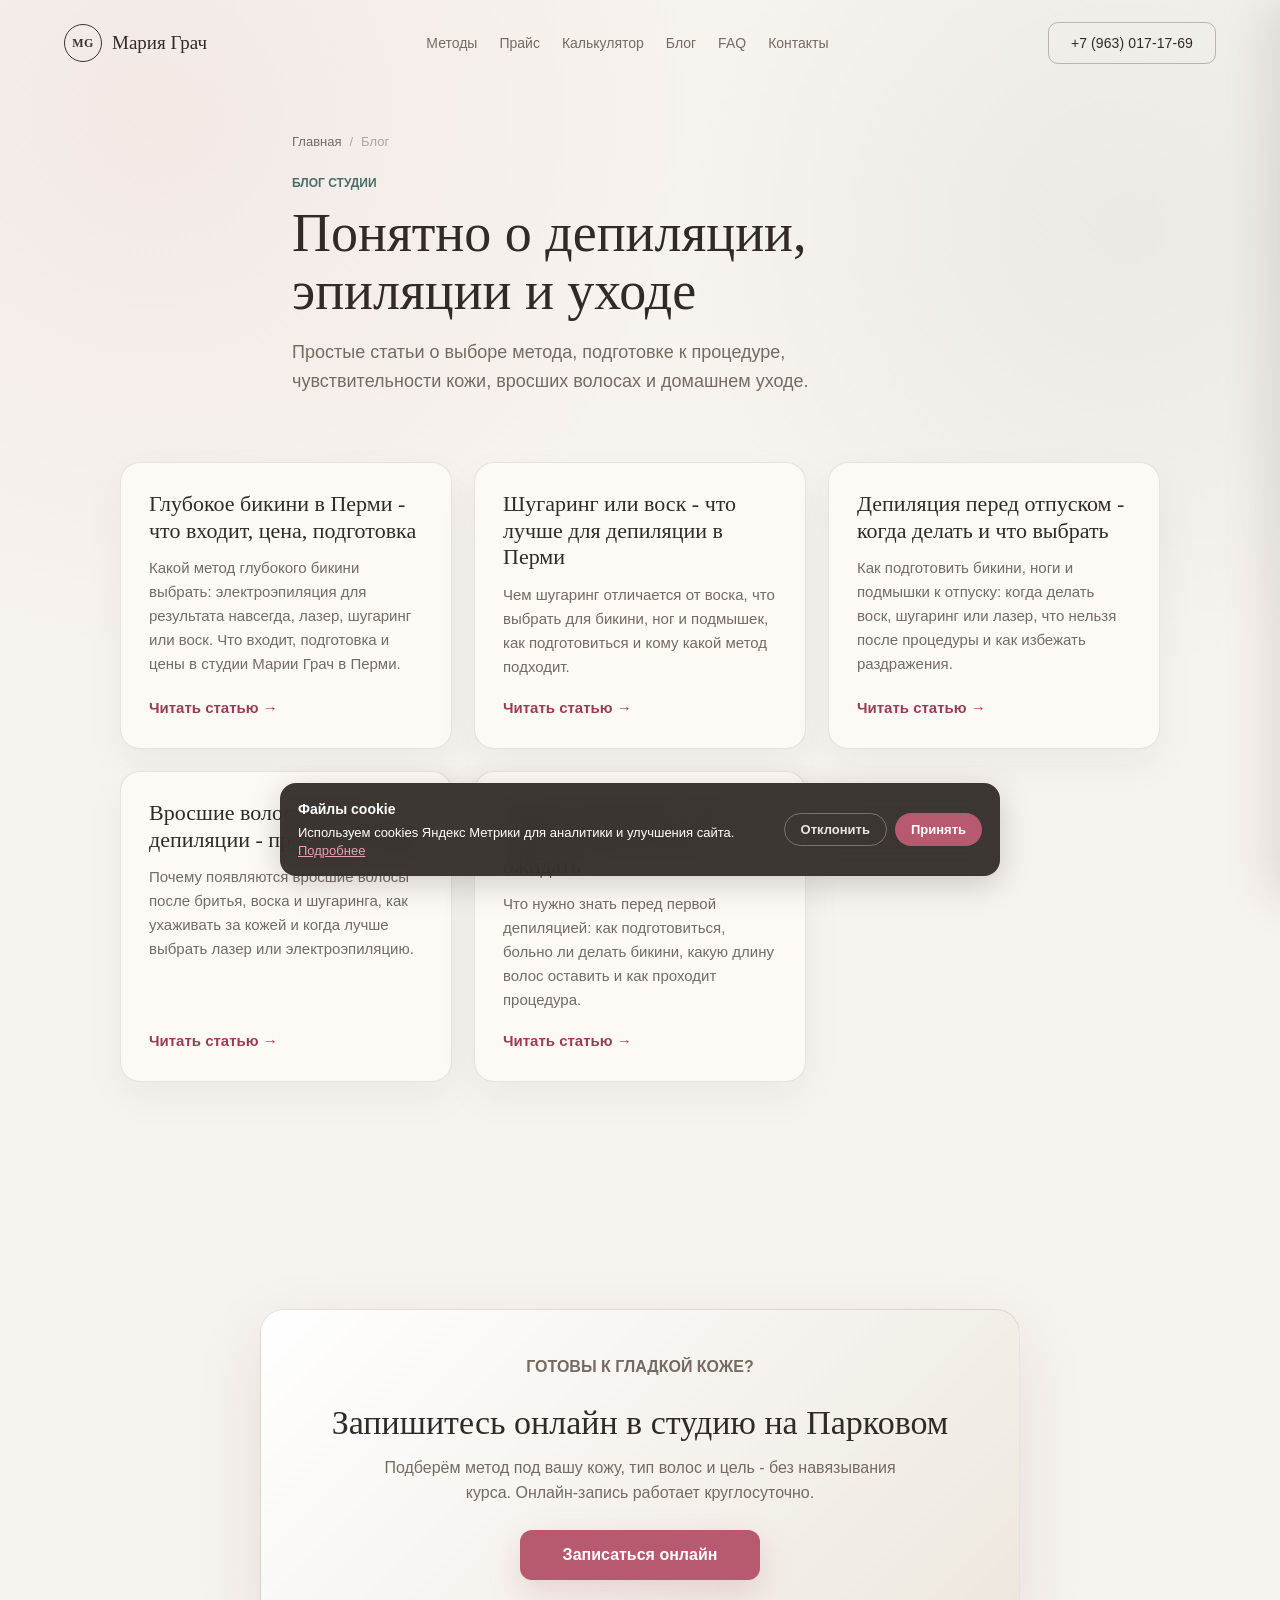
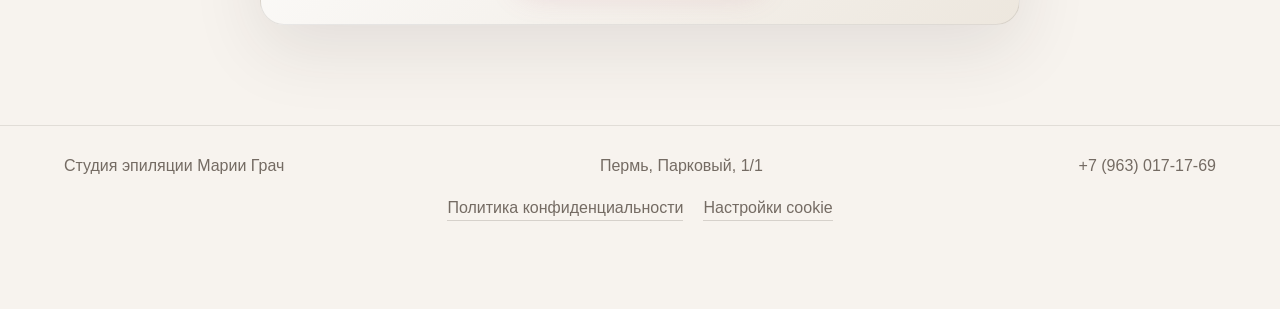
<file: blog/index.html>
<!doctype html>
<html lang="ru">
  <head>
    <meta charset="utf-8">
    <meta name="viewport" content="width=device-width, initial-scale=1">
    <title>Блог студии Марии Грач - депиляция и эпиляция в Перми</title>
    <meta name="description" content="Простые статьи о выборе метода, подготовке к процедуре, чувствительности кожи, вросших волосах и домашнем уходе от студии Марии Грач в Перми.">
    <meta name="theme-color" content="#f8f3f4">
    <meta property="og:title" content="Блог студии Марии Грач">
    <meta property="og:description" content="Разбираем простым языком лазер, электроэпиляцию, воск и шугаринг: без давления, страшилок и обещаний, которым нельзя верить.">
    <meta property="og:type" content="website">
    <meta property="og:url" content="https://grach-studio.ru/blog/">
    <meta property="og:image" content="https://grach-studio.ru/assets/img/hero.jpg">
    <link rel="canonical" href="https://grach-studio.ru/blog/">
    <link rel="icon" type="image/svg+xml" href="/favicon.svg">
    <link rel="icon" href="/favicon.ico" sizes="any">
    <link rel="icon" type="image/png" sizes="32x32" href="/favicon-32.png">
    <link rel="apple-touch-icon" href="/apple-touch-icon.png">
    <link rel="stylesheet" href="/styles.css?v=20260725-1">
  </head>
  <body class="blog-page">
    <header class="site-header">
      <a class="brand" href="/" aria-label="Студия эпиляции Марии Грач">
        <span class="brand-mark">MG</span>
        <span>Мария Грач</span>
      </a>
      <nav class="nav" aria-label="Основная навигация">
        <a href="/#methods">Методы</a>
        <a href="/#price">Прайс</a>
        <a href="/#calculator">Калькулятор</a>
        <a href="/blog/">Блог</a>
        <a href="/#faq">FAQ</a>
        <a href="/#contacts">Контакты</a>
      </nav>
      <div class="header-actions" aria-label="Быстрые действия">
        <a class="header-phone" href="tel:+79630171769">+7 (963) 017-17-69</a>
        <button class="burger-btn" id="burgerBtn" aria-label="Открыть меню" aria-expanded="false">
          <span></span><span></span><span></span>
        </button>
      </div>
    </header>

    <div class="nav-overlay" id="navOverlay"></div>
    <nav class="nav-drawer" id="navDrawer" aria-label="Мобильное меню">
      <button class="nav-drawer-close" id="drawerClose" aria-label="Закрыть меню">&#x2715;</button>
      <div class="nav-drawer-links">
        <a href="/#methods" data-drawer-link>Методы</a>
        <a href="/#price" data-drawer-link>Прайс</a>
        <a href="/#calculator" data-drawer-link>Калькулятор</a>
        <a href="/blog/" data-drawer-link>Блог</a>
        <a href="/#faq" data-drawer-link>FAQ</a>
        <a href="/#contacts" data-drawer-link>Контакты</a>
      </div>
      <a class="nav-drawer-phone" href="tel:+79630171769">+7 (963) 017-17-69</a>
      <a class="nav-drawer-cta" href="https://dikidi.net/980738">Записаться онлайн</a>
    </nav>

    <main id="top">
      <section class="blog-index-hero">
        <nav class="blog-breadcrumb" aria-label="Хлебные крошки">
          <a href="/">Главная</a> <span>/</span> <span>Блог</span>
        </nav>
        <p class="eyebrow">Блог студии</p>
        <h1>Понятно о депиляции, эпиляции и уходе</h1>
        <p class="blog-index-lead">Простые статьи о выборе метода, подготовке к процедуре, чувствительности кожи, вросших волосах и домашнем уходе.</p>
      </section>

      <section class="blog-index-list section">
        <div class="blog-grid">
          <article class="blog-card">
            <h2><a href="/blog/glubokoe-bikini-perm/">Глубокое бикини в Перми - что входит, цена, подготовка</a></h2>
            <p>Какой метод глубокого бикини выбрать: электроэпиляция для результата навсегда, лазер, шугаринг или воск. Что входит, подготовка и цены в студии Марии Грач в Перми.</p>
            <a class="blog-card-link" href="/blog/glubokoe-bikini-perm/">Читать статью →</a>
          </article>
          <article class="blog-card">
            <h2><a href="/blog/shugaring-ili-vosk/">Шугаринг или воск - что лучше для депиляции в Перми</a></h2>
            <p>Чем шугаринг отличается от воска, что выбрать для бикини, ног и подмышек, как подготовиться и кому какой метод подходит.</p>
            <a class="blog-card-link" href="/blog/shugaring-ili-vosk/">Читать статью →</a>
          </article>
          <article class="blog-card">
            <h2><a href="/blog/depilyaciya-pered-otpuskom/">Депиляция перед отпуском - когда делать и что выбрать</a></h2>
            <p>Как подготовить бикини, ноги и подмышки к отпуску: когда делать воск, шугаринг или лазер, что нельзя после процедуры и как избежать раздражения.</p>
            <a class="blog-card-link" href="/blog/depilyaciya-pered-otpuskom/">Читать статью →</a>
          </article>
          <article class="blog-card">
            <h2><a href="/blog/vrosshie-volosy-posle-depilyacii/">Вросшие волосы после депиляции - причины и уход</a></h2>
            <p>Почему появляются вросшие волосы после бритья, воска и шугаринга, как ухаживать за кожей и когда лучше выбрать лазер или электроэпиляцию.</p>
            <a class="blog-card-link" href="/blog/vrosshie-volosy-posle-depilyacii/">Читать статью →</a>
          </article>
          <article class="blog-card">
            <h2><a href="/blog/pervaya-depilyaciya/">Первая депиляция - как подготовиться и чего ожидать</a></h2>
            <p>Что нужно знать перед первой депиляцией: как подготовиться, больно ли делать бикини, какую длину волос оставить и как проходит процедура.</p>
            <a class="blog-card-link" href="/blog/pervaya-depilyaciya/">Читать статью →</a>
          </article>
        </div>
      </section>

      <section class="blog-cta-wide">
        <div class="blog-cta">
          <p class="eyebrow">Готовы к гладкой коже?</p>
          <h2>Запишитесь онлайн в студию на Парковом</h2>
          <p>Подберём метод под вашу кожу, тип волос и цель - без навязывания курса. Онлайн-запись работает круглосуточно.</p>
          <a class="button primary" href="https://dikidi.net/980738">Записаться онлайн</a>
        </div>
      </section>
    </main>

    <footer class="footer">
      <span>Студия эпиляции Марии Грач</span>
      <span>Пермь, Парковый, 1/1</span>
      <a href="tel:+79630171769">+7 (963) 017-17-69</a>
      <nav class="footer-legal-links" aria-label="Правовая информация">
        <a href="/privacy.html">Политика конфиденциальности</a>
        <button type="button" data-cookie-settings>Настройки cookie</button>
      </nav>
    </footer>

    <div class="mobile-bar" aria-label="Быстрая запись">
      <a href="https://dikidi.net/980738">Онлайн запись</a>
    </div>

    <div class="cookie-banner" id="cookieBanner" role="dialog" aria-label="Согласие на использование файлов cookie" hidden>
      <div class="cookie-copy">
        <strong>Файлы cookie</strong>
        <p>Используем cookies Яндекс Метрики для аналитики и улучшения сайта. <a href="/privacy.html">Подробнее</a></p>
      </div>
      <div class="cookie-actions">
        <button class="cookie-btn cookie-btn-secondary" id="cookieDecline" type="button">Отклонить</button>
        <button class="cookie-btn" id="cookieAccept" type="button">Принять</button>
      </div>
    </div>

    <script src="/site-config.js?v=20260725-1"></script>
    <script src="/script.js?v=20260725-1"></script>
  </body>
</html>
</file>
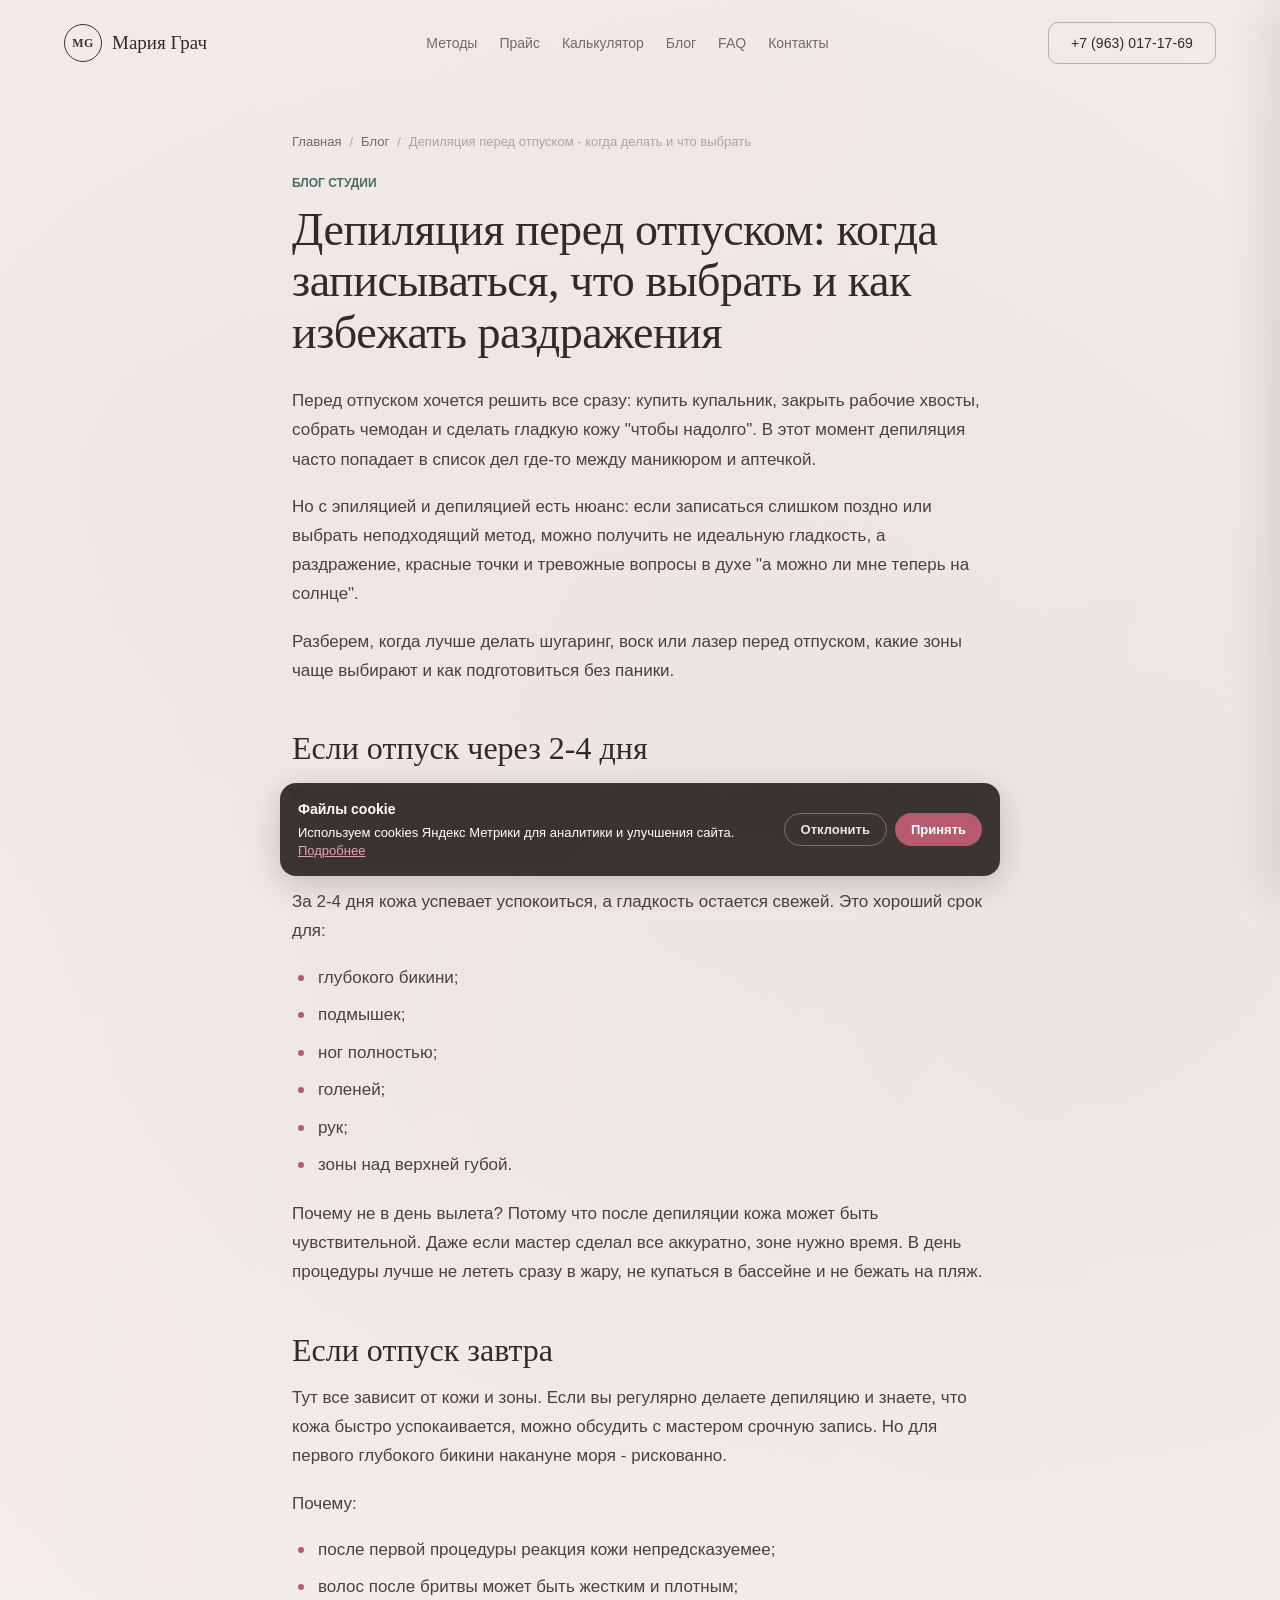
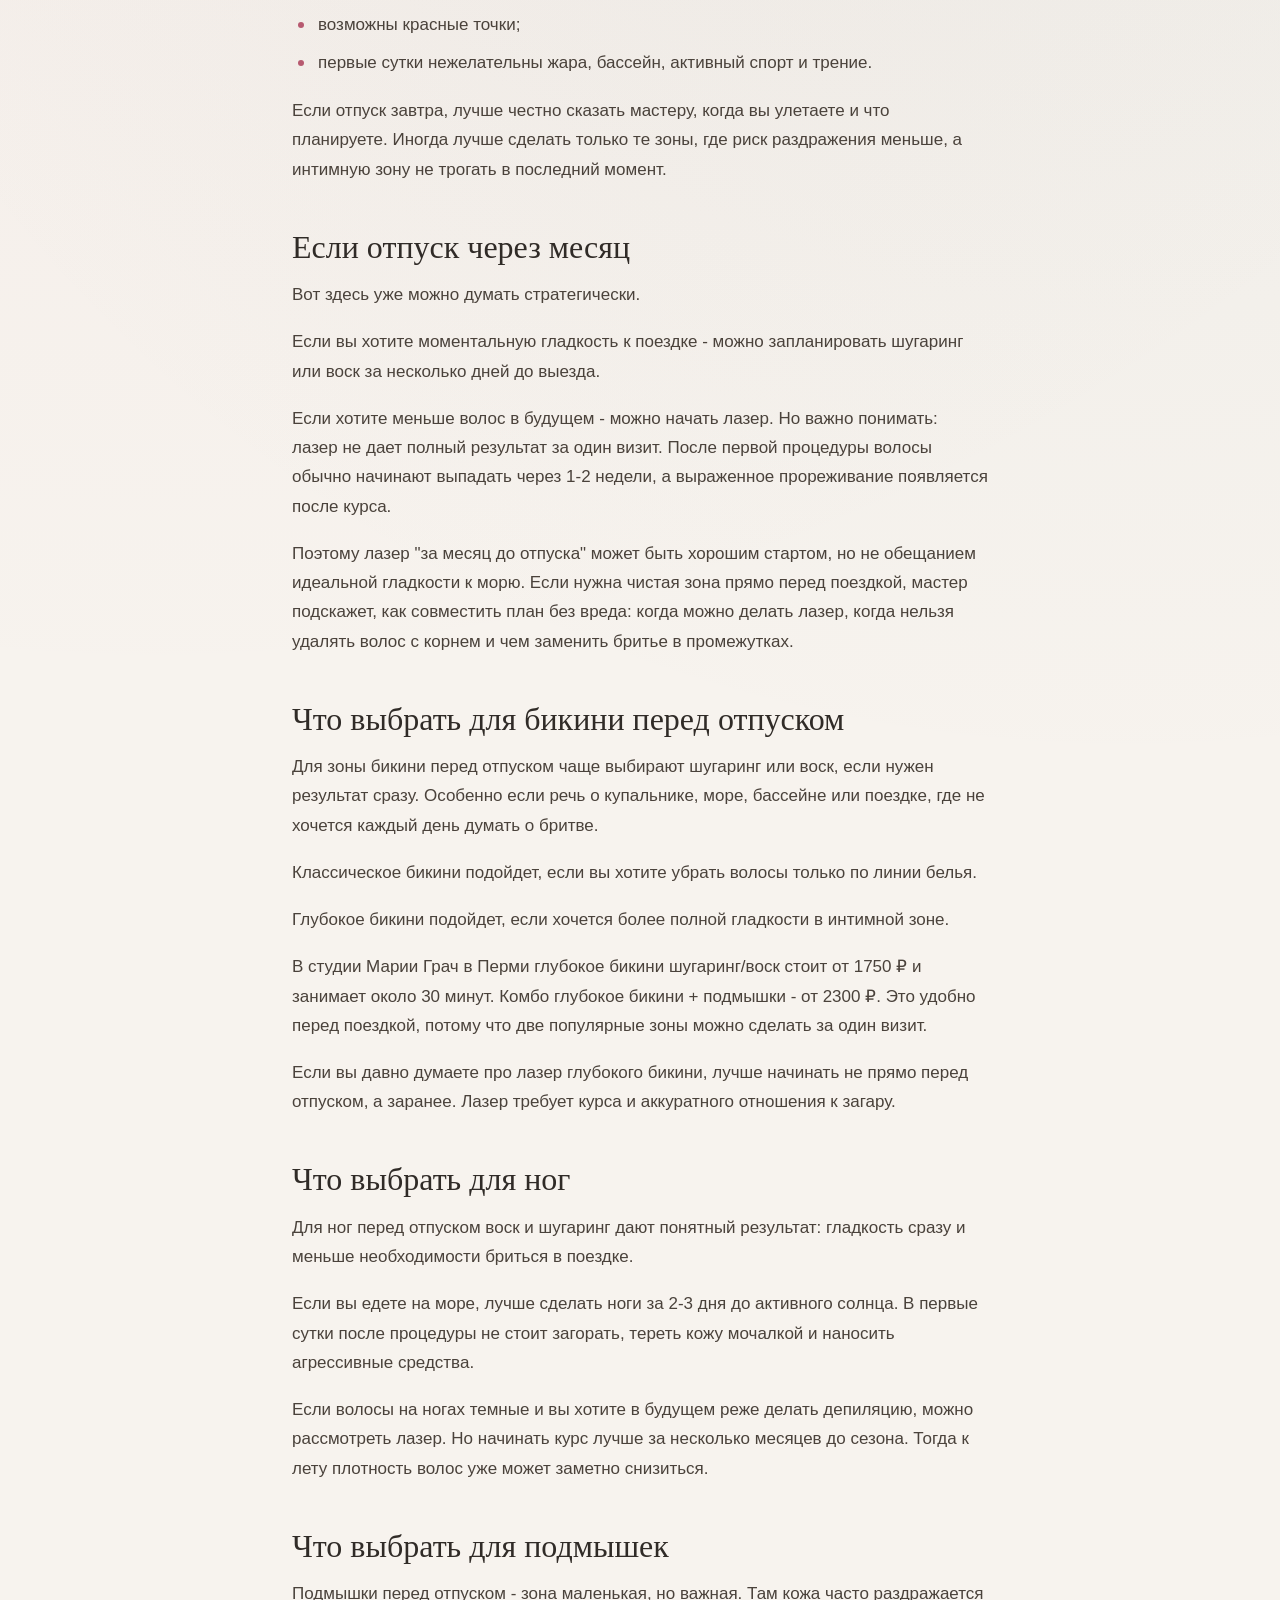
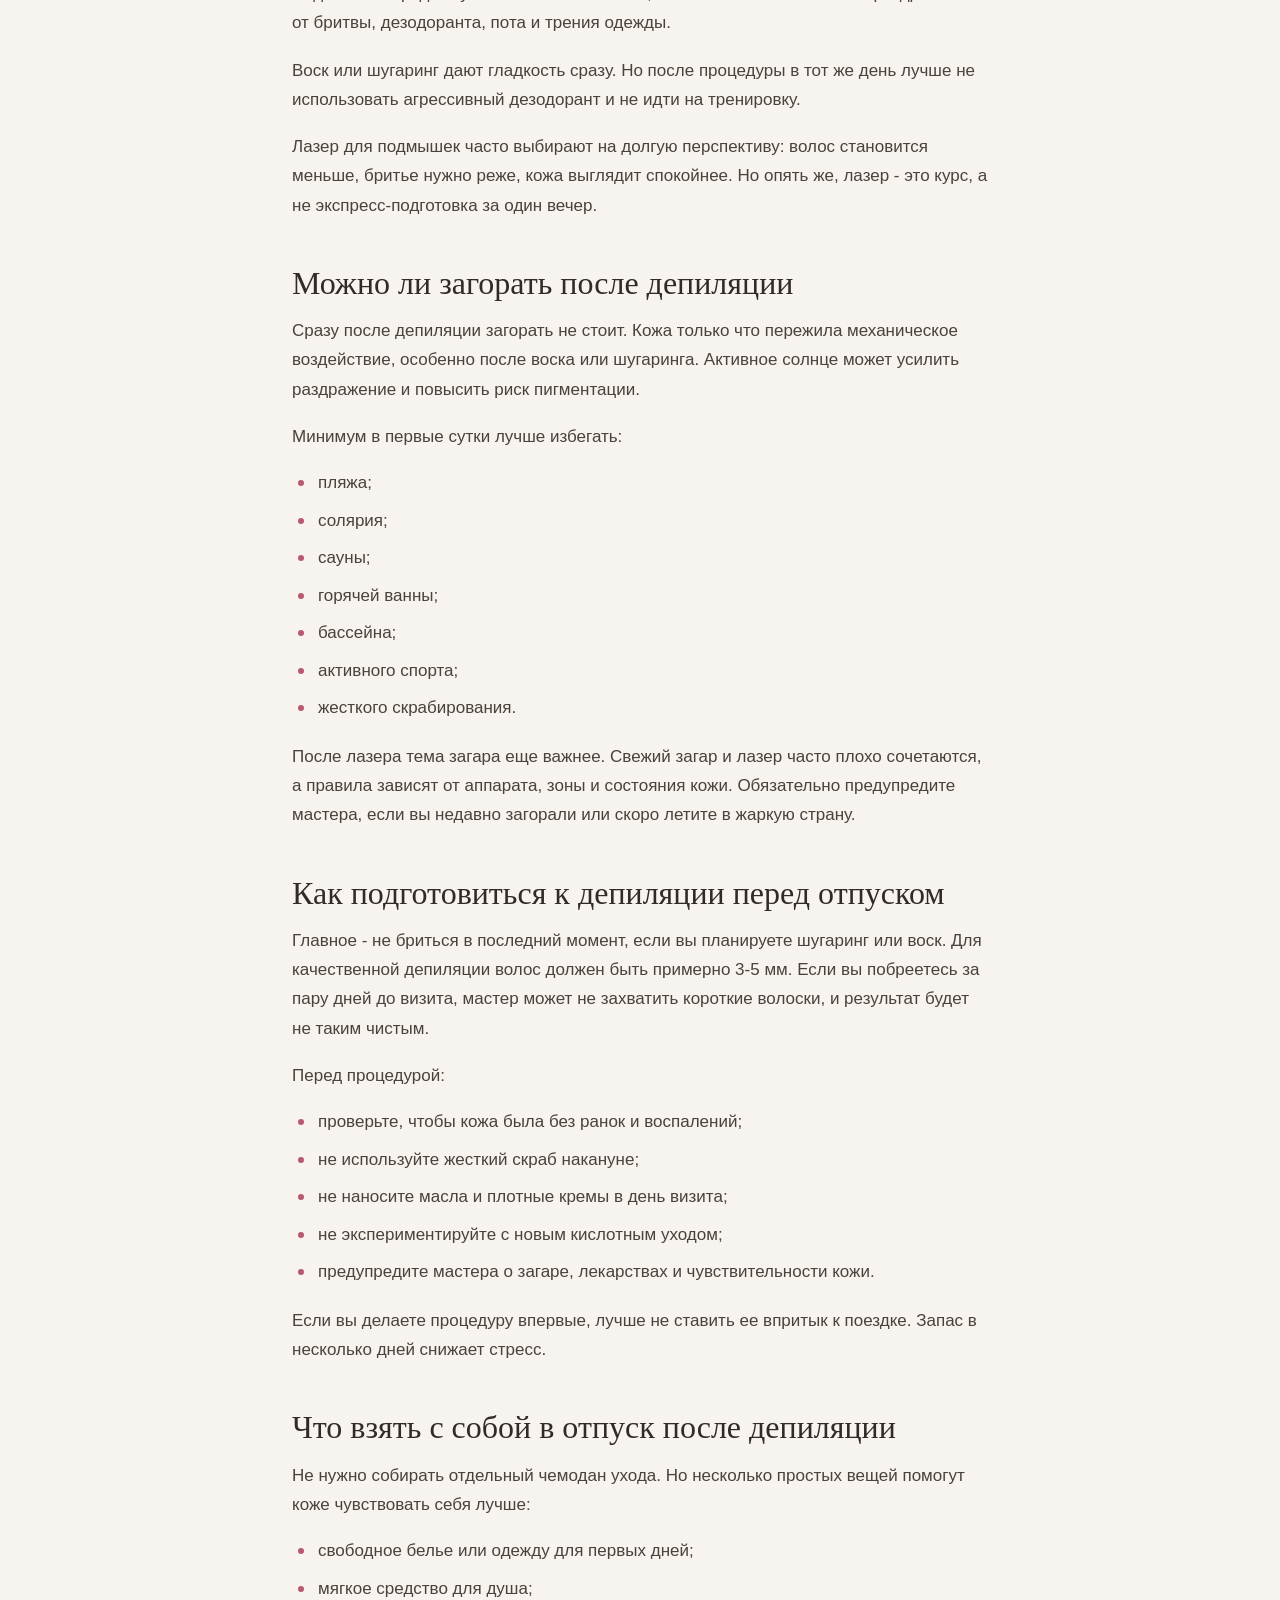
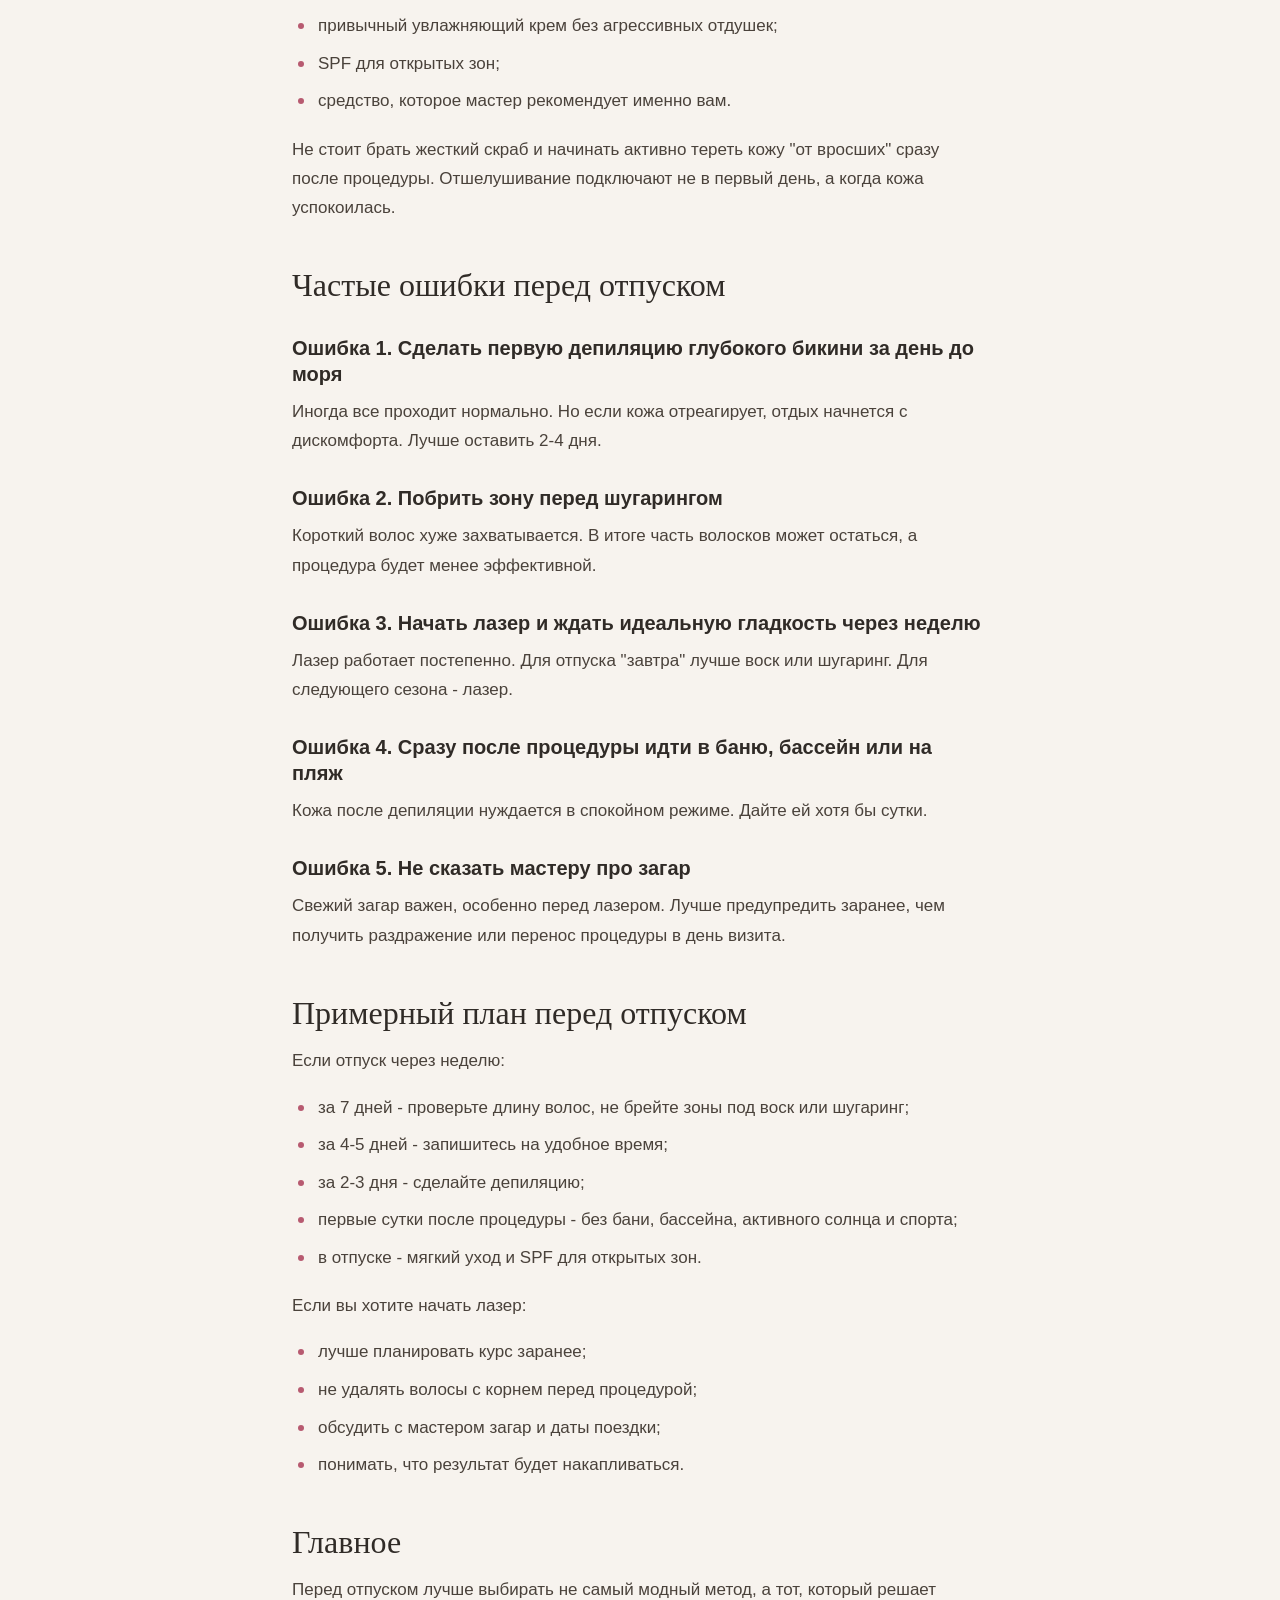
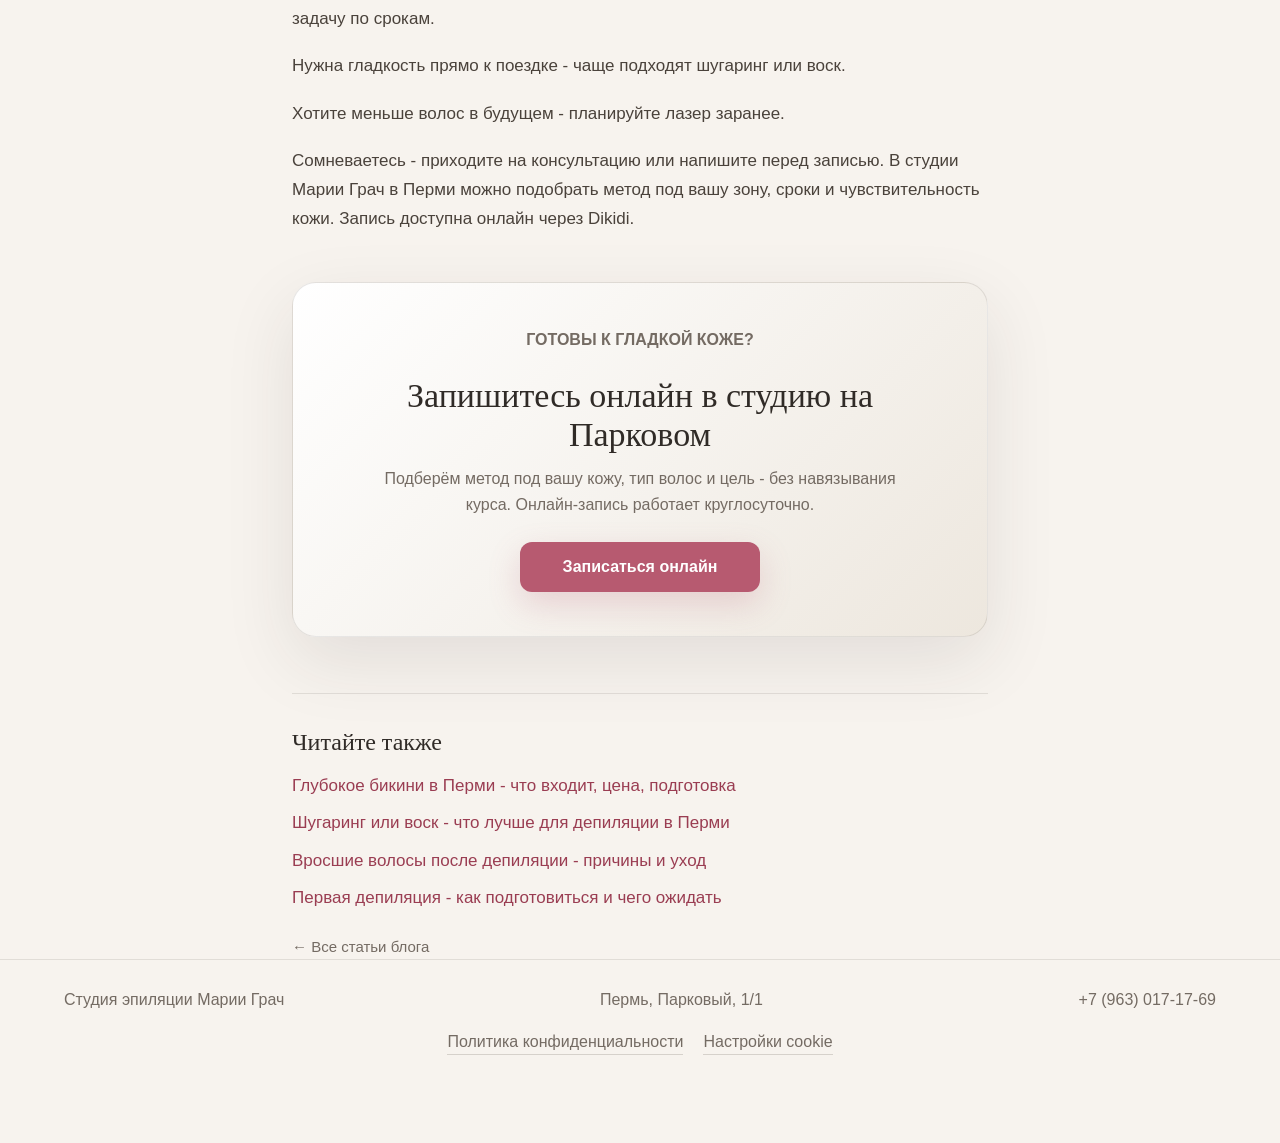
<file: blog/depilyaciya-pered-otpuskom/index.html>
<!doctype html>
<html lang="ru">
  <head>
    <meta charset="utf-8">
    <meta name="viewport" content="width=device-width, initial-scale=1">
    <title>Депиляция перед отпуском - когда делать и что выбрать - Студия Марии Грач</title>
    <meta name="description" content="Как подготовить бикини, ноги и подмышки к отпуску: когда делать воск, шугаринг или лазер, что нельзя после процедуры и как избежать раздражения.">
    <meta name="keywords" content="депиляция перед отпуском, депиляция перед морем, шугаринг перед отпуском, воск перед отпуском, лазерная эпиляция перед отпуском, можно ли загорать после депиляции, когда делать депиляцию перед поездкой, депиляция бикини перед отпуском, уход после депиляции летом">
    <meta name="theme-color" content="#f8f3f4">
    <meta property="og:title" content="Депиляция перед отпуском - когда делать и что выбрать">
    <meta property="og:description" content="Как подготовить бикини, ноги и подмышки к отпуску: когда делать воск, шугаринг или лазер, что нельзя после процедуры и как избежать раздражения.">
    <meta property="og:type" content="article">
    <meta property="og:url" content="https://grach-studio.ru/blog/depilyaciya-pered-otpuskom/">
    <meta property="og:image" content="https://grach-studio.ru/assets/img/hero.jpg">
    <link rel="canonical" href="https://grach-studio.ru/blog/depilyaciya-pered-otpuskom/">
    <link rel="icon" type="image/svg+xml" href="/favicon.svg">
    <link rel="icon" href="/favicon.ico" sizes="any">
    <link rel="icon" type="image/png" sizes="32x32" href="/favicon-32.png">
    <link rel="apple-touch-icon" href="/apple-touch-icon.png">
    <link rel="stylesheet" href="/styles.css?v=20260725-1">
    <script type="application/ld+json">
{
  "@context": "https://schema.org",
  "@type": "BlogPosting",
  "headline": "Депиляция перед отпуском: когда записываться, что выбрать и как избежать раздражения",
  "description": "Как подготовить бикини, ноги и подмышки к отпуску: когда делать воск, шугаринг или лазер, что нельзя после процедуры и как избежать раздражения.",
  "inLanguage": "ru-RU",
  "datePublished": "2026-07-25",
  "dateModified": "2026-07-25",
  "mainEntityOfPage": {
    "@type": "WebPage",
    "@id": "https://grach-studio.ru/blog/depilyaciya-pered-otpuskom/"
  },
  "author": {
    "@type": "Organization",
    "name": "Студия эпиляции Марии Грач"
  },
  "publisher": {
    "@type": "Organization",
    "name": "Студия эпиляции Марии Грач",
    "logo": {
      "@type": "ImageObject",
      "url": "https://grach-studio.ru/apple-touch-icon.png"
    }
  },
  "image": "https://grach-studio.ru/assets/img/hero.jpg"
}
    </script>
  </head>
  <body class="blog-page">
    <header class="site-header">
      <a class="brand" href="/" aria-label="Студия эпиляции Марии Грач">
        <span class="brand-mark">MG</span>
        <span>Мария Грач</span>
      </a>
      <nav class="nav" aria-label="Основная навигация">
        <a href="/#methods">Методы</a>
        <a href="/#price">Прайс</a>
        <a href="/#calculator">Калькулятор</a>
        <a href="/blog/">Блог</a>
        <a href="/#faq">FAQ</a>
        <a href="/#contacts">Контакты</a>
      </nav>
      <div class="header-actions" aria-label="Быстрые действия">
        <a class="header-phone" href="tel:+79630171769">+7 (963) 017-17-69</a>
        <button class="burger-btn" id="burgerBtn" aria-label="Открыть меню" aria-expanded="false">
          <span></span><span></span><span></span>
        </button>
      </div>
    </header>

    <div class="nav-overlay" id="navOverlay"></div>
    <nav class="nav-drawer" id="navDrawer" aria-label="Мобильное меню">
      <button class="nav-drawer-close" id="drawerClose" aria-label="Закрыть меню">&#x2715;</button>
      <div class="nav-drawer-links">
        <a href="/#methods" data-drawer-link>Методы</a>
        <a href="/#price" data-drawer-link>Прайс</a>
        <a href="/#calculator" data-drawer-link>Калькулятор</a>
        <a href="/blog/" data-drawer-link>Блог</a>
        <a href="/#faq" data-drawer-link>FAQ</a>
        <a href="/#contacts" data-drawer-link>Контакты</a>
      </div>
      <a class="nav-drawer-phone" href="tel:+79630171769">+7 (963) 017-17-69</a>
      <a class="nav-drawer-cta" href="https://dikidi.net/980738">Записаться онлайн</a>
    </nav>

    <main id="top">
      <article class="blog-article">
        <nav class="blog-breadcrumb" aria-label="Хлебные крошки">
          <a href="/">Главная</a> <span>/</span> <a href="/blog/">Блог</a> <span>/</span> <span>Депиляция перед отпуском - когда делать и что выбрать</span>
        </nav>
        <p class="eyebrow">Блог студии</p>
        <h1>Депиляция перед отпуском: когда записываться, что выбрать и как избежать раздражения</h1>
        <div class="blog-body">
<p>Перед отпуском хочется решить все сразу: купить купальник, закрыть рабочие хвосты, собрать чемодан и сделать гладкую кожу "чтобы надолго". В этот момент депиляция часто попадает в список дел где-то между маникюром и аптечкой.</p>
<p>Но с эпиляцией и депиляцией есть нюанс: если записаться слишком поздно или выбрать неподходящий метод, можно получить не идеальную гладкость, а раздражение, красные точки и тревожные вопросы в духе "а можно ли мне теперь на солнце".</p>
<p>Разберем, когда лучше делать шугаринг, воск или лазер перед отпуском, какие зоны чаще выбирают и как подготовиться без паники.</p>
<h2>Если отпуск через 2-4 дня</h2>
<p>Если поездка уже близко, самый практичный вариант - шугаринг или воск. Эти методы дают гладкость сразу после процедуры. Волос удаляется с корнем, поэтому результат обычно держится несколько недель.</p>
<p>За 2-4 дня кожа успевает успокоиться, а гладкость остается свежей. Это хороший срок для:</p>
<ul>
  <li>глубокого бикини;</li>
  <li>подмышек;</li>
  <li>ног полностью;</li>
  <li>голеней;</li>
  <li>рук;</li>
  <li>зоны над верхней губой.</li>
</ul>
<p>Почему не в день вылета? Потому что после депиляции кожа может быть чувствительной. Даже если мастер сделал все аккуратно, зоне нужно время. В день процедуры лучше не лететь сразу в жару, не купаться в бассейне и не бежать на пляж.</p>
<h2>Если отпуск завтра</h2>
<p>Тут все зависит от кожи и зоны. Если вы регулярно делаете депиляцию и знаете, что кожа быстро успокаивается, можно обсудить с мастером срочную запись. Но для первого глубокого бикини накануне моря - рискованно.</p>
<p>Почему:</p>
<ul>
  <li>после первой процедуры реакция кожи непредсказуемее;</li>
  <li>волос после бритвы может быть жестким и плотным;</li>
  <li>возможны красные точки;</li>
  <li>первые сутки нежелательны жара, бассейн, активный спорт и трение.</li>
</ul>
<p>Если отпуск завтра, лучше честно сказать мастеру, когда вы улетаете и что планируете. Иногда лучше сделать только те зоны, где риск раздражения меньше, а интимную зону не трогать в последний момент.</p>
<h2>Если отпуск через месяц</h2>
<p>Вот здесь уже можно думать стратегически.</p>
<p>Если вы хотите моментальную гладкость к поездке - можно запланировать шугаринг или воск за несколько дней до выезда.</p>
<p>Если хотите меньше волос в будущем - можно начать лазер. Но важно понимать: лазер не дает полный результат за один визит. После первой процедуры волосы обычно начинают выпадать через 1-2 недели, а выраженное прореживание появляется после курса.</p>
<p>Поэтому лазер "за месяц до отпуска" может быть хорошим стартом, но не обещанием идеальной гладкости к морю. Если нужна чистая зона прямо перед поездкой, мастер подскажет, как совместить план без вреда: когда можно делать лазер, когда нельзя удалять волос с корнем и чем заменить бритье в промежутках.</p>
<h2>Что выбрать для бикини перед отпуском</h2>
<p>Для зоны бикини перед отпуском чаще выбирают шугаринг или воск, если нужен результат сразу. Особенно если речь о купальнике, море, бассейне или поездке, где не хочется каждый день думать о бритве.</p>
<p>Классическое бикини подойдет, если вы хотите убрать волосы только по линии белья.</p>
<p>Глубокое бикини подойдет, если хочется более полной гладкости в интимной зоне.</p>
<p>В студии Марии Грач в Перми глубокое бикини шугаринг/воск стоит от 1750 ₽ и занимает около 30 минут. Комбо глубокое бикини + подмышки - от 2300 ₽. Это удобно перед поездкой, потому что две популярные зоны можно сделать за один визит.</p>
<p>Если вы давно думаете про лазер глубокого бикини, лучше начинать не прямо перед отпуском, а заранее. Лазер требует курса и аккуратного отношения к загару.</p>
<h2>Что выбрать для ног</h2>
<p>Для ног перед отпуском воск и шугаринг дают понятный результат: гладкость сразу и меньше необходимости бриться в поездке.</p>
<p>Если вы едете на море, лучше сделать ноги за 2-3 дня до активного солнца. В первые сутки после процедуры не стоит загорать, тереть кожу мочалкой и наносить агрессивные средства.</p>
<p>Если волосы на ногах темные и вы хотите в будущем реже делать депиляцию, можно рассмотреть лазер. Но начинать курс лучше за несколько месяцев до сезона. Тогда к лету плотность волос уже может заметно снизиться.</p>
<h2>Что выбрать для подмышек</h2>
<p>Подмышки перед отпуском - зона маленькая, но важная. Там кожа часто раздражается от бритвы, дезодоранта, пота и трения одежды.</p>
<p>Воск или шугаринг дают гладкость сразу. Но после процедуры в тот же день лучше не использовать агрессивный дезодорант и не идти на тренировку.</p>
<p>Лазер для подмышек часто выбирают на долгую перспективу: волос становится меньше, бритье нужно реже, кожа выглядит спокойнее. Но опять же, лазер - это курс, а не экспресс-подготовка за один вечер.</p>
<h2>Можно ли загорать после депиляции</h2>
<p>Сразу после депиляции загорать не стоит. Кожа только что пережила механическое воздействие, особенно после воска или шугаринга. Активное солнце может усилить раздражение и повысить риск пигментации.</p>
<p>Минимум в первые сутки лучше избегать:</p>
<ul>
  <li>пляжа;</li>
  <li>солярия;</li>
  <li>сауны;</li>
  <li>горячей ванны;</li>
  <li>бассейна;</li>
  <li>активного спорта;</li>
  <li>жесткого скрабирования.</li>
</ul>
<p>После лазера тема загара еще важнее. Свежий загар и лазер часто плохо сочетаются, а правила зависят от аппарата, зоны и состояния кожи. Обязательно предупредите мастера, если вы недавно загорали или скоро летите в жаркую страну.</p>
<h2>Как подготовиться к депиляции перед отпуском</h2>
<p>Главное - не бриться в последний момент, если вы планируете шугаринг или воск. Для качественной депиляции волос должен быть примерно 3-5 мм. Если вы побреетесь за пару дней до визита, мастер может не захватить короткие волоски, и результат будет не таким чистым.</p>
<p>Перед процедурой:</p>
<ul>
  <li>проверьте, чтобы кожа была без ранок и воспалений;</li>
  <li>не используйте жесткий скраб накануне;</li>
  <li>не наносите масла и плотные кремы в день визита;</li>
  <li>не экспериментируйте с новым кислотным уходом;</li>
  <li>предупредите мастера о загаре, лекарствах и чувствительности кожи.</li>
</ul>
<p>Если вы делаете процедуру впервые, лучше не ставить ее впритык к поездке. Запас в несколько дней снижает стресс.</p>
<h2>Что взять с собой в отпуск после депиляции</h2>
<p>Не нужно собирать отдельный чемодан ухода. Но несколько простых вещей помогут коже чувствовать себя лучше:</p>
<ul>
  <li>свободное белье или одежду для первых дней;</li>
  <li>мягкое средство для душа;</li>
  <li>привычный увлажняющий крем без агрессивных отдушек;</li>
  <li>SPF для открытых зон;</li>
  <li>средство, которое мастер рекомендует именно вам.</li>
</ul>
<p>Не стоит брать жесткий скраб и начинать активно тереть кожу "от вросших" сразу после процедуры. Отшелушивание подключают не в первый день, а когда кожа успокоилась.</p>
<h2>Частые ошибки перед отпуском</h2>
<h3>Ошибка 1. Сделать первую депиляцию глубокого бикини за день до моря</h3>
<p>Иногда все проходит нормально. Но если кожа отреагирует, отдых начнется с дискомфорта. Лучше оставить 2-4 дня.</p>
<h3>Ошибка 2. Побрить зону перед шугарингом</h3>
<p>Короткий волос хуже захватывается. В итоге часть волосков может остаться, а процедура будет менее эффективной.</p>
<h3>Ошибка 3. Начать лазер и ждать идеальную гладкость через неделю</h3>
<p>Лазер работает постепенно. Для отпуска "завтра" лучше воск или шугаринг. Для следующего сезона - лазер.</p>
<h3>Ошибка 4. Сразу после процедуры идти в баню, бассейн или на пляж</h3>
<p>Кожа после депиляции нуждается в спокойном режиме. Дайте ей хотя бы сутки.</p>
<h3>Ошибка 5. Не сказать мастеру про загар</h3>
<p>Свежий загар важен, особенно перед лазером. Лучше предупредить заранее, чем получить раздражение или перенос процедуры в день визита.</p>
<h2>Примерный план перед отпуском</h2>
<p>Если отпуск через неделю:</p>
<ul>
  <li>за 7 дней - проверьте длину волос, не брейте зоны под воск или шугаринг;</li>
  <li>за 4-5 дней - запишитесь на удобное время;</li>
  <li>за 2-3 дня - сделайте депиляцию;</li>
  <li>первые сутки после процедуры - без бани, бассейна, активного солнца и спорта;</li>
  <li>в отпуске - мягкий уход и SPF для открытых зон.</li>
</ul>
<p>Если вы хотите начать лазер:</p>
<ul>
  <li>лучше планировать курс заранее;</li>
  <li>не удалять волосы с корнем перед процедурой;</li>
  <li>обсудить с мастером загар и даты поездки;</li>
  <li>понимать, что результат будет накапливаться.</li>
</ul>
<h2>Главное</h2>
<p>Перед отпуском лучше выбирать не самый модный метод, а тот, который решает задачу по срокам.</p>
<p>Нужна гладкость прямо к поездке - чаще подходят шугаринг или воск.</p>
<p>Хотите меньше волос в будущем - планируйте лазер заранее.</p>
<p>Сомневаетесь - приходите на консультацию или напишите перед записью. В студии Марии Грач в Перми можно подобрать метод под вашу зону, сроки и чувствительность кожи. Запись доступна онлайн через Dikidi.</p>
        </div>

      <aside class="blog-cta">
        <p class="eyebrow">Готовы к гладкой коже?</p>
        <h2>Запишитесь онлайн в студию на Парковом</h2>
        <p>Подберём метод под вашу кожу, тип волос и цель - без навязывания курса. Онлайн-запись работает круглосуточно.</p>
        <a class="button primary" href="https://dikidi.net/980738">Записаться онлайн</a>
      </aside>

        <section class="blog-related" aria-label="Читайте также">
          <h2>Читайте также</h2>
          <ul>
        <li><a href="/blog/glubokoe-bikini-perm/">Глубокое бикини в Перми - что входит, цена, подготовка</a></li>
        <li><a href="/blog/shugaring-ili-vosk/">Шугаринг или воск - что лучше для депиляции в Перми</a></li>
        <li><a href="/blog/vrosshie-volosy-posle-depilyacii/">Вросшие волосы после депиляции - причины и уход</a></li>
        <li><a href="/blog/pervaya-depilyaciya/">Первая депиляция - как подготовиться и чего ожидать</a></li>
          </ul>
          <a class="blog-back" href="/blog/">← Все статьи блога</a>
        </section>
      </article>
    </main>

    <footer class="footer">
      <span>Студия эпиляции Марии Грач</span>
      <span>Пермь, Парковый, 1/1</span>
      <a href="tel:+79630171769">+7 (963) 017-17-69</a>
      <nav class="footer-legal-links" aria-label="Правовая информация">
        <a href="/privacy.html">Политика конфиденциальности</a>
        <button type="button" data-cookie-settings>Настройки cookie</button>
      </nav>
    </footer>

    <div class="mobile-bar" aria-label="Быстрая запись">
      <a href="https://dikidi.net/980738">Онлайн запись</a>
    </div>

    <div class="cookie-banner" id="cookieBanner" role="dialog" aria-label="Согласие на использование файлов cookie" hidden>
      <div class="cookie-copy">
        <strong>Файлы cookie</strong>
        <p>Используем cookies Яндекс Метрики для аналитики и улучшения сайта. <a href="/privacy.html">Подробнее</a></p>
      </div>
      <div class="cookie-actions">
        <button class="cookie-btn cookie-btn-secondary" id="cookieDecline" type="button">Отклонить</button>
        <button class="cookie-btn" id="cookieAccept" type="button">Принять</button>
      </div>
    </div>

    <script src="/site-config.js?v=20260725-1"></script>
    <script src="/script.js?v=20260725-1"></script>
  </body>
</html>
</file>
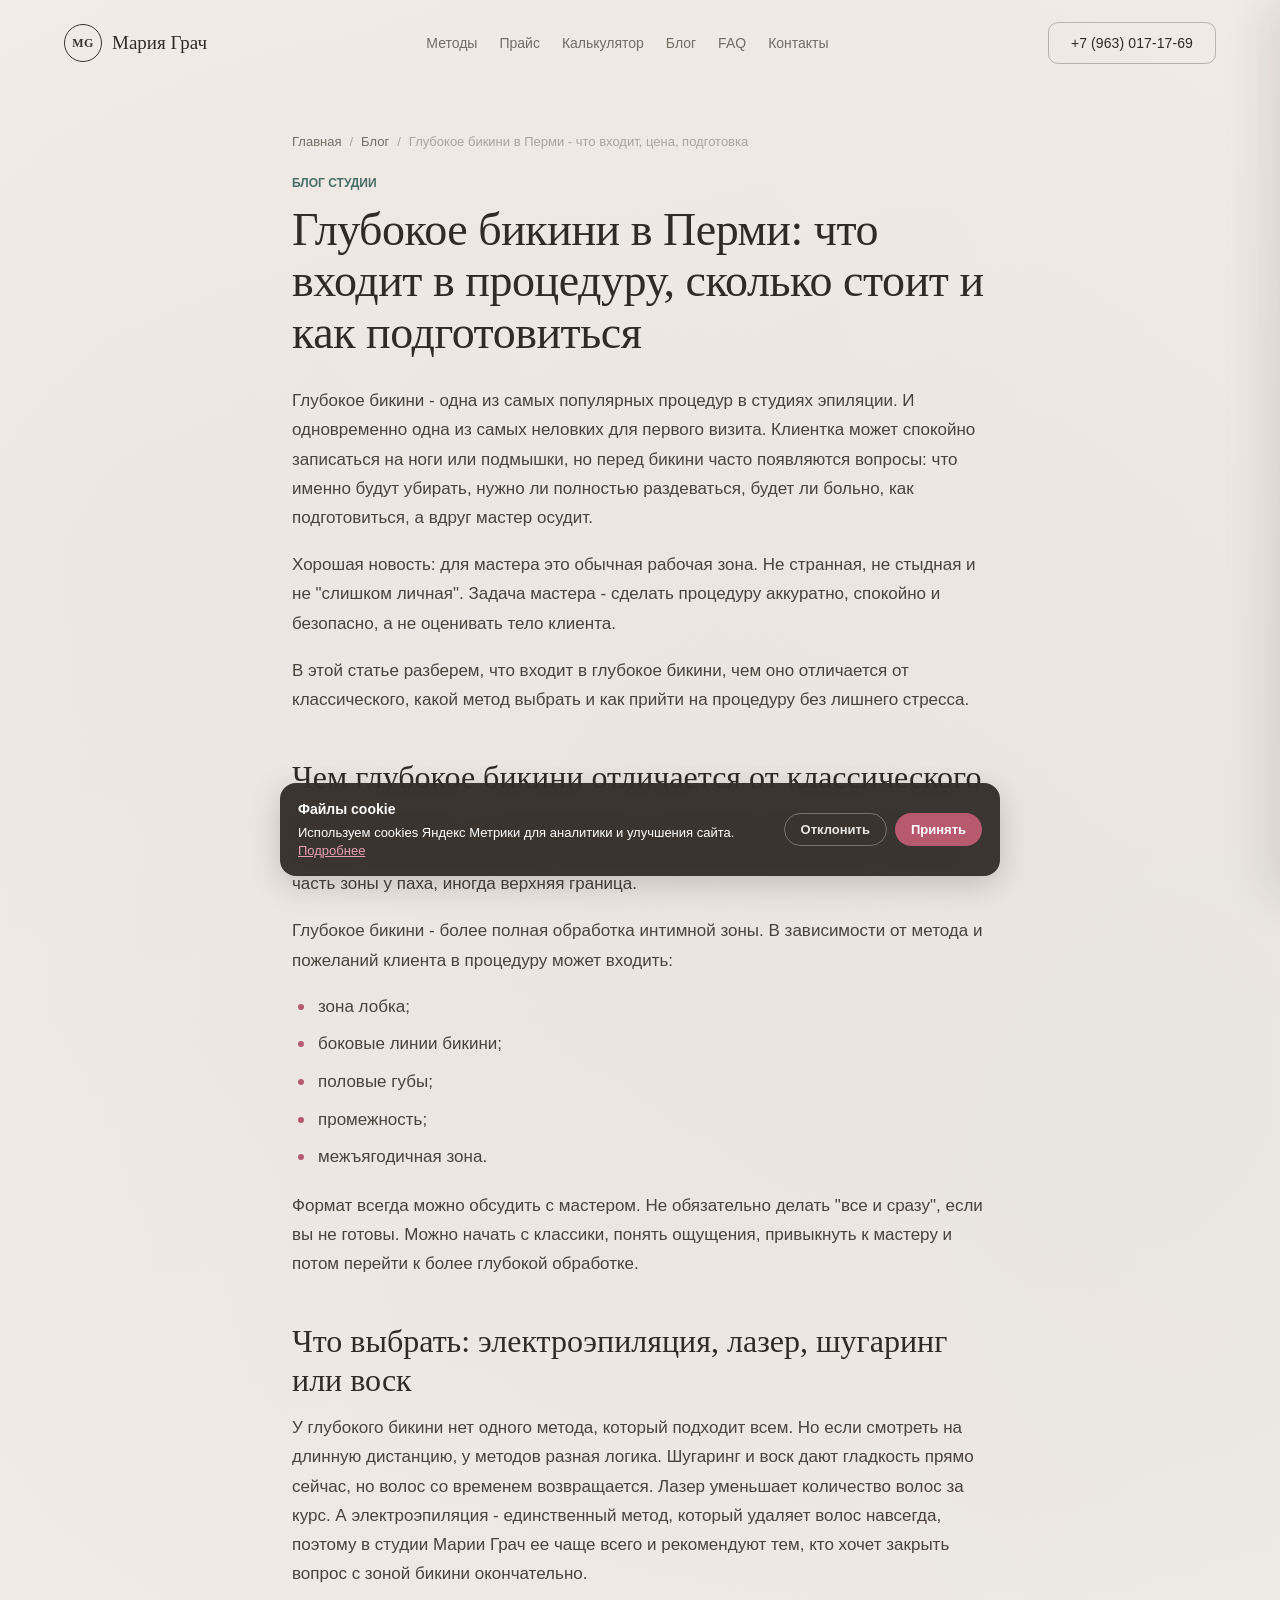
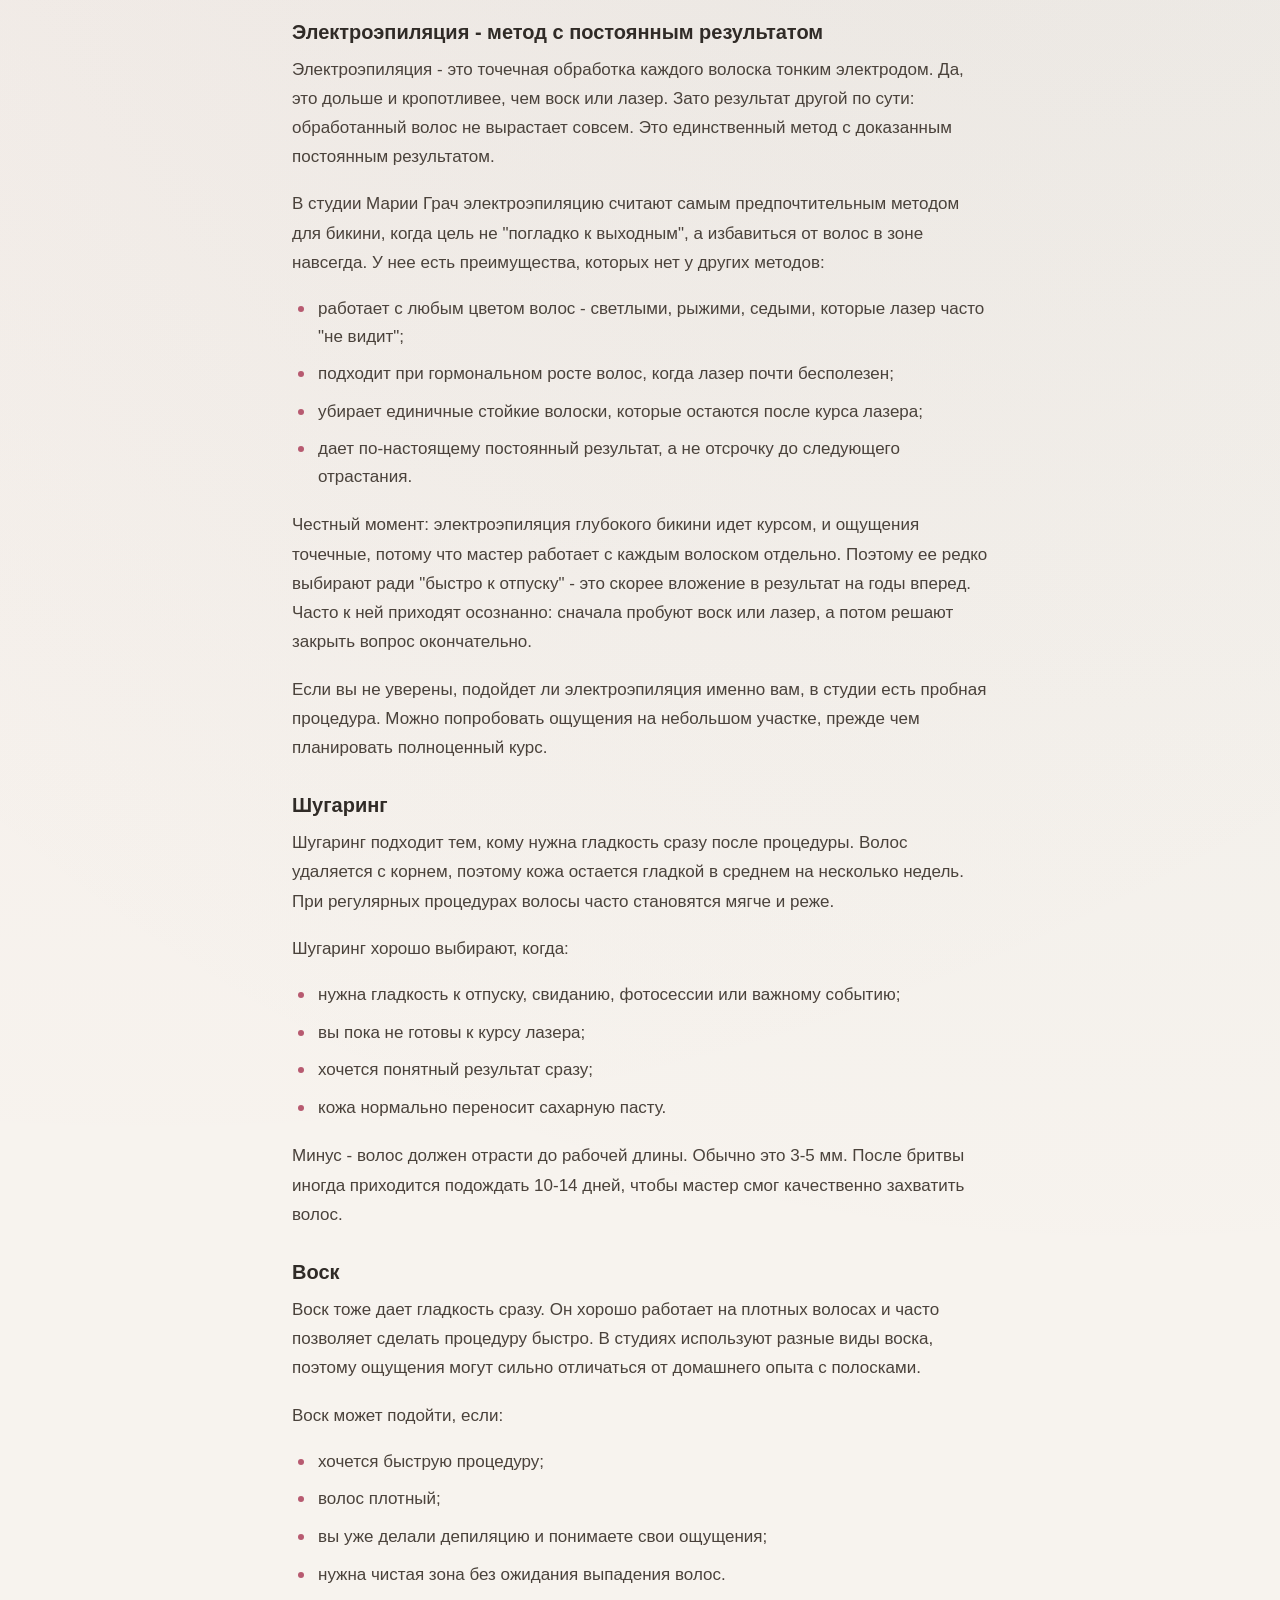
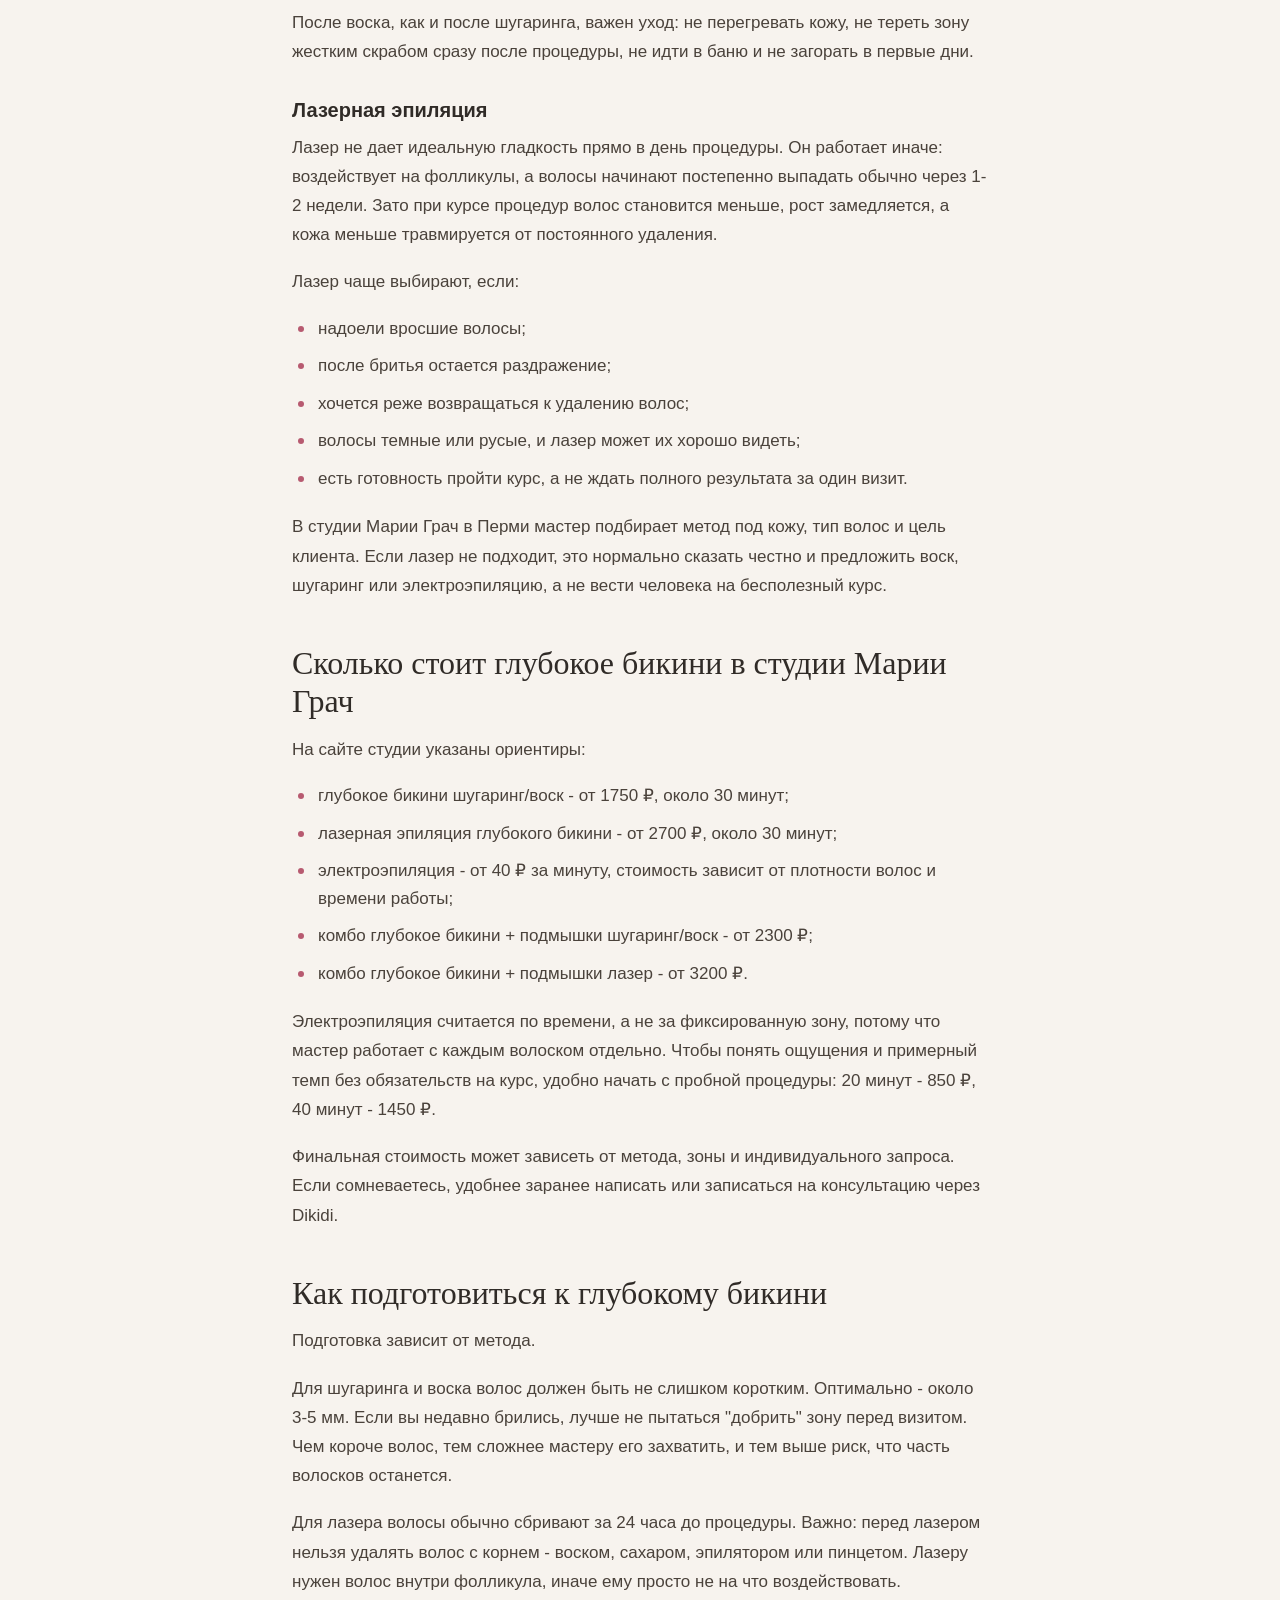
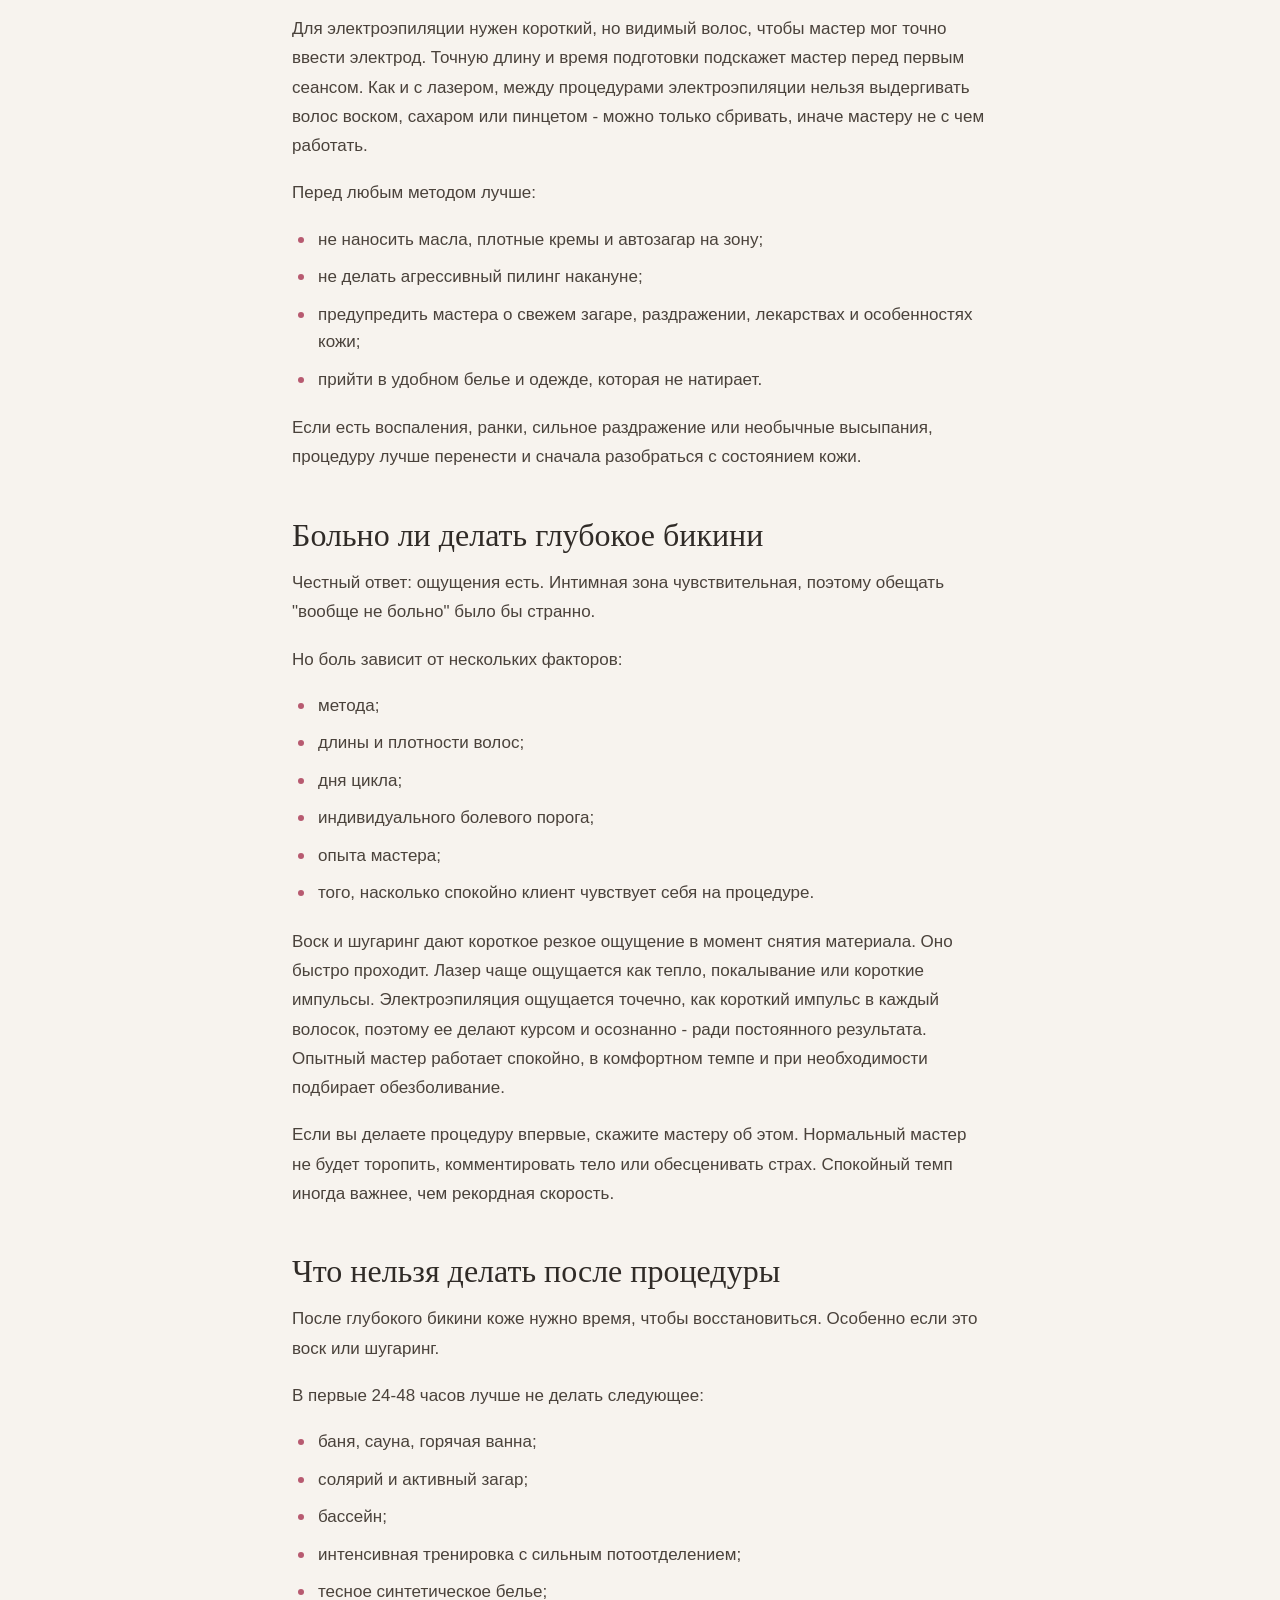
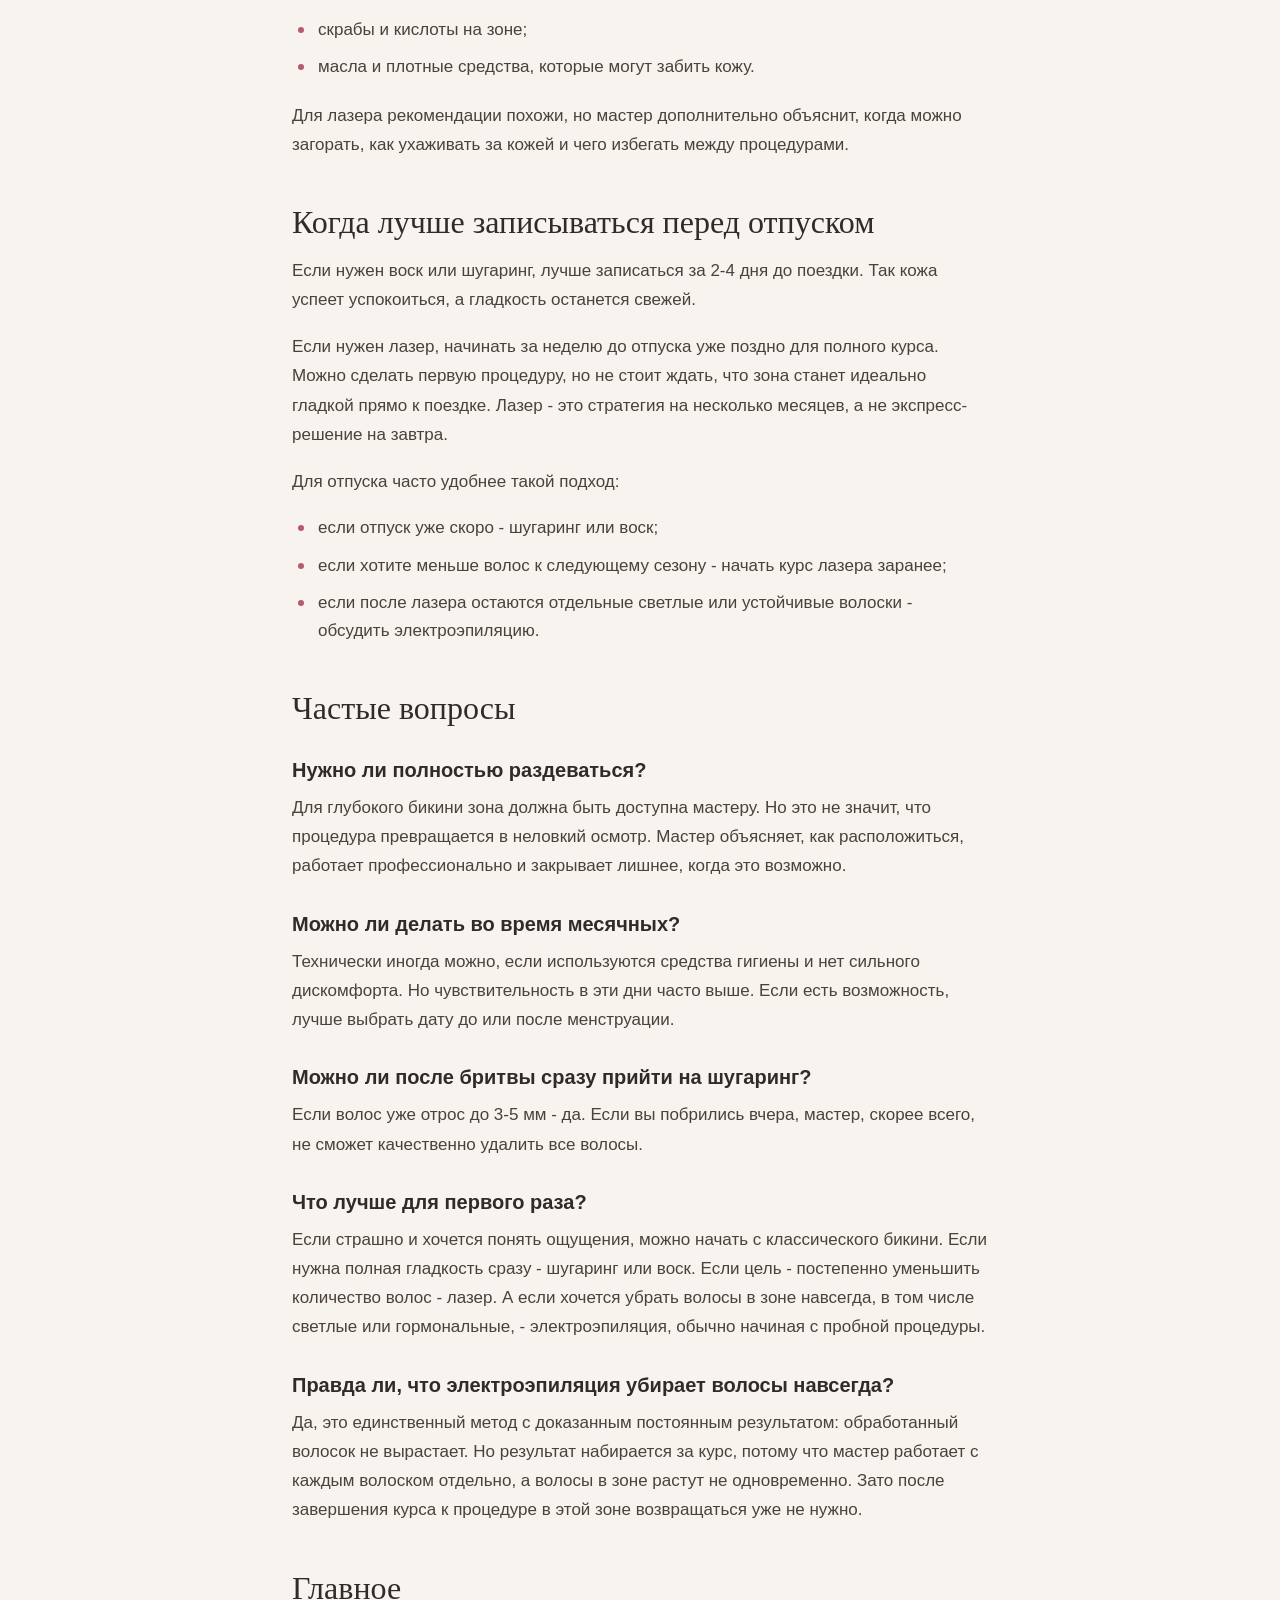
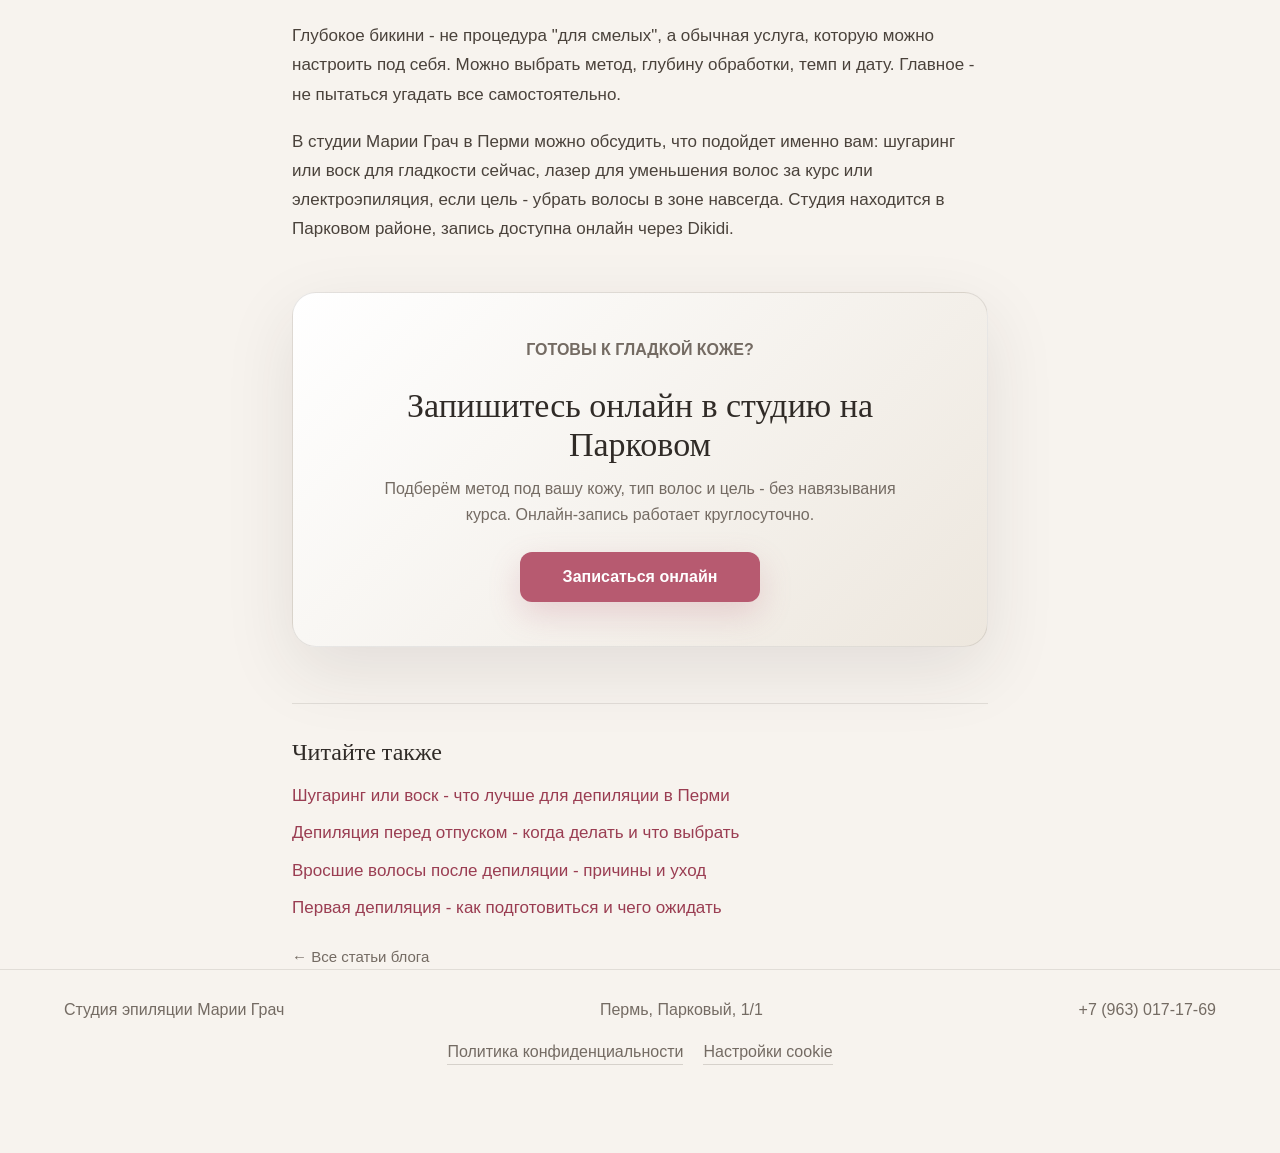
<file: blog/glubokoe-bikini-perm/index.html>
<!doctype html>
<html lang="ru">
  <head>
    <meta charset="utf-8">
    <meta name="viewport" content="width=device-width, initial-scale=1">
    <title>Глубокое бикини в Перми - что входит, цена, подготовка - Студия Марии Грач</title>
    <meta name="description" content="Какой метод глубокого бикини выбрать: электроэпиляция для результата навсегда, лазер, шугаринг или воск. Что входит, подготовка и цены в студии Марии Грач в Перми.">
    <meta name="keywords" content="глубокое бикини Пермь, депиляция глубокое бикини Пермь, электроэпиляция глубокое бикини Пермь, лазерная эпиляция глубокое бикини Пермь, шугаринг глубокое бикини Пермь, глубокое бикини цена Пермь, классическое и глубокое бикини разница, что входит в глубокое бикини, удаление волос в зоне бикини навсегда, электроэпиляция бикини отзывы, подготовка к депиляции бикини, больно ли делать глубокое бикини">
    <meta name="theme-color" content="#f8f3f4">
    <meta property="og:title" content="Глубокое бикини в Перми - что входит, цена, подготовка">
    <meta property="og:description" content="Какой метод глубокого бикини выбрать: электроэпиляция для результата навсегда, лазер, шугаринг или воск. Что входит, подготовка и цены в студии Марии Грач в Перми.">
    <meta property="og:type" content="article">
    <meta property="og:url" content="https://grach-studio.ru/blog/glubokoe-bikini-perm/">
    <meta property="og:image" content="https://grach-studio.ru/assets/img/hero.jpg">
    <link rel="canonical" href="https://grach-studio.ru/blog/glubokoe-bikini-perm/">
    <link rel="icon" type="image/svg+xml" href="/favicon.svg">
    <link rel="icon" href="/favicon.ico" sizes="any">
    <link rel="icon" type="image/png" sizes="32x32" href="/favicon-32.png">
    <link rel="apple-touch-icon" href="/apple-touch-icon.png">
    <link rel="stylesheet" href="/styles.css?v=20260725-1">
    <script type="application/ld+json">
{
  "@context": "https://schema.org",
  "@type": "BlogPosting",
  "headline": "Глубокое бикини в Перми: что входит в процедуру, сколько стоит и как подготовиться",
  "description": "Какой метод глубокого бикини выбрать: электроэпиляция для результата навсегда, лазер, шугаринг или воск. Что входит, подготовка и цены в студии Марии Грач в Перми.",
  "inLanguage": "ru-RU",
  "datePublished": "2026-07-25",
  "dateModified": "2026-07-25",
  "mainEntityOfPage": {
    "@type": "WebPage",
    "@id": "https://grach-studio.ru/blog/glubokoe-bikini-perm/"
  },
  "author": {
    "@type": "Organization",
    "name": "Студия эпиляции Марии Грач"
  },
  "publisher": {
    "@type": "Organization",
    "name": "Студия эпиляции Марии Грач",
    "logo": {
      "@type": "ImageObject",
      "url": "https://grach-studio.ru/apple-touch-icon.png"
    }
  },
  "image": "https://grach-studio.ru/assets/img/hero.jpg"
}
    </script>
  </head>
  <body class="blog-page">
    <header class="site-header">
      <a class="brand" href="/" aria-label="Студия эпиляции Марии Грач">
        <span class="brand-mark">MG</span>
        <span>Мария Грач</span>
      </a>
      <nav class="nav" aria-label="Основная навигация">
        <a href="/#methods">Методы</a>
        <a href="/#price">Прайс</a>
        <a href="/#calculator">Калькулятор</a>
        <a href="/blog/">Блог</a>
        <a href="/#faq">FAQ</a>
        <a href="/#contacts">Контакты</a>
      </nav>
      <div class="header-actions" aria-label="Быстрые действия">
        <a class="header-phone" href="tel:+79630171769">+7 (963) 017-17-69</a>
        <button class="burger-btn" id="burgerBtn" aria-label="Открыть меню" aria-expanded="false">
          <span></span><span></span><span></span>
        </button>
      </div>
    </header>

    <div class="nav-overlay" id="navOverlay"></div>
    <nav class="nav-drawer" id="navDrawer" aria-label="Мобильное меню">
      <button class="nav-drawer-close" id="drawerClose" aria-label="Закрыть меню">&#x2715;</button>
      <div class="nav-drawer-links">
        <a href="/#methods" data-drawer-link>Методы</a>
        <a href="/#price" data-drawer-link>Прайс</a>
        <a href="/#calculator" data-drawer-link>Калькулятор</a>
        <a href="/blog/" data-drawer-link>Блог</a>
        <a href="/#faq" data-drawer-link>FAQ</a>
        <a href="/#contacts" data-drawer-link>Контакты</a>
      </div>
      <a class="nav-drawer-phone" href="tel:+79630171769">+7 (963) 017-17-69</a>
      <a class="nav-drawer-cta" href="https://dikidi.net/980738">Записаться онлайн</a>
    </nav>

    <main id="top">
      <article class="blog-article">
        <nav class="blog-breadcrumb" aria-label="Хлебные крошки">
          <a href="/">Главная</a> <span>/</span> <a href="/blog/">Блог</a> <span>/</span> <span>Глубокое бикини в Перми - что входит, цена, подготовка</span>
        </nav>
        <p class="eyebrow">Блог студии</p>
        <h1>Глубокое бикини в Перми: что входит в процедуру, сколько стоит и как подготовиться</h1>
        <div class="blog-body">
<p>Глубокое бикини - одна из самых популярных процедур в студиях эпиляции. И одновременно одна из самых неловких для первого визита. Клиентка может спокойно записаться на ноги или подмышки, но перед бикини часто появляются вопросы: что именно будут убирать, нужно ли полностью раздеваться, будет ли больно, как подготовиться, а вдруг мастер осудит.</p>
<p>Хорошая новость: для мастера это обычная рабочая зона. Не странная, не стыдная и не "слишком личная". Задача мастера - сделать процедуру аккуратно, спокойно и безопасно, а не оценивать тело клиента.</p>
<p>В этой статье разберем, что входит в глубокое бикини, чем оно отличается от классического, какой метод выбрать и как прийти на процедуру без лишнего стресса.</p>
<h2>Чем глубокое бикини отличается от классического</h2>
<p>Классическое бикини - это удаление волос по линии белья. Обычно обрабатываются участки, которые могут быть видны из-под трусиков или купальника: боковые линии, часть зоны у паха, иногда верхняя граница.</p>
<p>Глубокое бикини - более полная обработка интимной зоны. В зависимости от метода и пожеланий клиента в процедуру может входить:</p>
<ul>
  <li>зона лобка;</li>
  <li>боковые линии бикини;</li>
  <li>половые губы;</li>
  <li>промежность;</li>
  <li>межъягодичная зона.</li>
</ul>
<p>Формат всегда можно обсудить с мастером. Не обязательно делать "все и сразу", если вы не готовы. Можно начать с классики, понять ощущения, привыкнуть к мастеру и потом перейти к более глубокой обработке.</p>
<h2>Что выбрать: электроэпиляция, лазер, шугаринг или воск</h2>
<p>У глубокого бикини нет одного метода, который подходит всем. Но если смотреть на длинную дистанцию, у методов разная логика. Шугаринг и воск дают гладкость прямо сейчас, но волос со временем возвращается. Лазер уменьшает количество волос за курс. А электроэпиляция - единственный метод, который удаляет волос навсегда, поэтому в студии Марии Грач ее чаще всего и рекомендуют тем, кто хочет закрыть вопрос с зоной бикини окончательно.</p>
<h3>Электроэпиляция - метод с постоянным результатом</h3>
<p>Электроэпиляция - это точечная обработка каждого волоска тонким электродом. Да, это дольше и кропотливее, чем воск или лазер. Зато результат другой по сути: обработанный волос не вырастает совсем. Это единственный метод с доказанным постоянным результатом.</p>
<p>В студии Марии Грач электроэпиляцию считают самым предпочтительным методом для бикини, когда цель не "погладко к выходным", а избавиться от волос в зоне навсегда. У нее есть преимущества, которых нет у других методов:</p>
<ul>
  <li>работает с любым цветом волос - светлыми, рыжими, седыми, которые лазер часто "не видит";</li>
  <li>подходит при гормональном росте волос, когда лазер почти бесполезен;</li>
  <li>убирает единичные стойкие волоски, которые остаются после курса лазера;</li>
  <li>дает по-настоящему постоянный результат, а не отсрочку до следующего отрастания.</li>
</ul>
<p>Честный момент: электроэпиляция глубокого бикини идет курсом, и ощущения точечные, потому что мастер работает с каждым волоском отдельно. Поэтому ее редко выбирают ради "быстро к отпуску" - это скорее вложение в результат на годы вперед. Часто к ней приходят осознанно: сначала пробуют воск или лазер, а потом решают закрыть вопрос окончательно.</p>
<p>Если вы не уверены, подойдет ли электроэпиляция именно вам, в студии есть пробная процедура. Можно попробовать ощущения на небольшом участке, прежде чем планировать полноценный курс.</p>
<h3>Шугаринг</h3>
<p>Шугаринг подходит тем, кому нужна гладкость сразу после процедуры. Волос удаляется с корнем, поэтому кожа остается гладкой в среднем на несколько недель. При регулярных процедурах волосы часто становятся мягче и реже.</p>
<p>Шугаринг хорошо выбирают, когда:</p>
<ul>
  <li>нужна гладкость к отпуску, свиданию, фотосессии или важному событию;</li>
  <li>вы пока не готовы к курсу лазера;</li>
  <li>хочется понятный результат сразу;</li>
  <li>кожа нормально переносит сахарную пасту.</li>
</ul>
<p>Минус - волос должен отрасти до рабочей длины. Обычно это 3-5 мм. После бритвы иногда приходится подождать 10-14 дней, чтобы мастер смог качественно захватить волос.</p>
<h3>Воск</h3>
<p>Воск тоже дает гладкость сразу. Он хорошо работает на плотных волосах и часто позволяет сделать процедуру быстро. В студиях используют разные виды воска, поэтому ощущения могут сильно отличаться от домашнего опыта с полосками.</p>
<p>Воск может подойти, если:</p>
<ul>
  <li>хочется быструю процедуру;</li>
  <li>волос плотный;</li>
  <li>вы уже делали депиляцию и понимаете свои ощущения;</li>
  <li>нужна чистая зона без ожидания выпадения волос.</li>
</ul>
<p>После воска, как и после шугаринга, важен уход: не перегревать кожу, не тереть зону жестким скрабом сразу после процедуры, не идти в баню и не загорать в первые дни.</p>
<h3>Лазерная эпиляция</h3>
<p>Лазер не дает идеальную гладкость прямо в день процедуры. Он работает иначе: воздействует на фолликулы, а волосы начинают постепенно выпадать обычно через 1-2 недели. Зато при курсе процедур волос становится меньше, рост замедляется, а кожа меньше травмируется от постоянного удаления.</p>
<p>Лазер чаще выбирают, если:</p>
<ul>
  <li>надоели вросшие волосы;</li>
  <li>после бритья остается раздражение;</li>
  <li>хочется реже возвращаться к удалению волос;</li>
  <li>волосы темные или русые, и лазер может их хорошо видеть;</li>
  <li>есть готовность пройти курс, а не ждать полного результата за один визит.</li>
</ul>
<p>В студии Марии Грач в Перми мастер подбирает метод под кожу, тип волос и цель клиента. Если лазер не подходит, это нормально сказать честно и предложить воск, шугаринг или электроэпиляцию, а не вести человека на бесполезный курс.</p>
<h2>Сколько стоит глубокое бикини в студии Марии Грач</h2>
<p>На сайте студии указаны ориентиры:</p>
<ul>
  <li>глубокое бикини шугаринг/воск - от 1750 ₽, около 30 минут;</li>
  <li>лазерная эпиляция глубокого бикини - от 2700 ₽, около 30 минут;</li>
  <li>электроэпиляция - от 40 ₽ за минуту, стоимость зависит от плотности волос и времени работы;</li>
  <li>комбо глубокое бикини + подмышки шугаринг/воск - от 2300 ₽;</li>
  <li>комбо глубокое бикини + подмышки лазер - от 3200 ₽.</li>
</ul>
<p>Электроэпиляция считается по времени, а не за фиксированную зону, потому что мастер работает с каждым волоском отдельно. Чтобы понять ощущения и примерный темп без обязательств на курс, удобно начать с пробной процедуры: 20 минут - 850 ₽, 40 минут - 1450 ₽.</p>
<p>Финальная стоимость может зависеть от метода, зоны и индивидуального запроса. Если сомневаетесь, удобнее заранее написать или записаться на консультацию через Dikidi.</p>
<h2>Как подготовиться к глубокому бикини</h2>
<p>Подготовка зависит от метода.</p>
<p>Для шугаринга и воска волос должен быть не слишком коротким. Оптимально - около 3-5 мм. Если вы недавно брились, лучше не пытаться "добрить" зону перед визитом. Чем короче волос, тем сложнее мастеру его захватить, и тем выше риск, что часть волосков останется.</p>
<p>Для лазера волосы обычно сбривают за 24 часа до процедуры. Важно: перед лазером нельзя удалять волос с корнем - воском, сахаром, эпилятором или пинцетом. Лазеру нужен волос внутри фолликула, иначе ему просто не на что воздействовать.</p>
<p>Для электроэпиляции нужен короткий, но видимый волос, чтобы мастер мог точно ввести электрод. Точную длину и время подготовки подскажет мастер перед первым сеансом. Как и с лазером, между процедурами электроэпиляции нельзя выдергивать волос воском, сахаром или пинцетом - можно только сбривать, иначе мастеру не с чем работать.</p>
<p>Перед любым методом лучше:</p>
<ul>
  <li>не наносить масла, плотные кремы и автозагар на зону;</li>
  <li>не делать агрессивный пилинг накануне;</li>
  <li>предупредить мастера о свежем загаре, раздражении, лекарствах и особенностях кожи;</li>
  <li>прийти в удобном белье и одежде, которая не натирает.</li>
</ul>
<p>Если есть воспаления, ранки, сильное раздражение или необычные высыпания, процедуру лучше перенести и сначала разобраться с состоянием кожи.</p>
<h2>Больно ли делать глубокое бикини</h2>
<p>Честный ответ: ощущения есть. Интимная зона чувствительная, поэтому обещать "вообще не больно" было бы странно.</p>
<p>Но боль зависит от нескольких факторов:</p>
<ul>
  <li>метода;</li>
  <li>длины и плотности волос;</li>
  <li>дня цикла;</li>
  <li>индивидуального болевого порога;</li>
  <li>опыта мастера;</li>
  <li>того, насколько спокойно клиент чувствует себя на процедуре.</li>
</ul>
<p>Воск и шугаринг дают короткое резкое ощущение в момент снятия материала. Оно быстро проходит. Лазер чаще ощущается как тепло, покалывание или короткие импульсы. Электроэпиляция ощущается точечно, как короткий импульс в каждый волосок, поэтому ее делают курсом и осознанно - ради постоянного результата. Опытный мастер работает спокойно, в комфортном темпе и при необходимости подбирает обезболивание.</p>
<p>Если вы делаете процедуру впервые, скажите мастеру об этом. Нормальный мастер не будет торопить, комментировать тело или обесценивать страх. Спокойный темп иногда важнее, чем рекордная скорость.</p>
<h2>Что нельзя делать после процедуры</h2>
<p>После глубокого бикини коже нужно время, чтобы восстановиться. Особенно если это воск или шугаринг.</p>
<p>В первые 24-48 часов лучше не делать следующее:</p>
<ul>
  <li>баня, сауна, горячая ванна;</li>
  <li>солярий и активный загар;</li>
  <li>бассейн;</li>
  <li>интенсивная тренировка с сильным потоотделением;</li>
  <li>тесное синтетическое белье;</li>
  <li>скрабы и кислоты на зоне;</li>
  <li>масла и плотные средства, которые могут забить кожу.</li>
</ul>
<p>Для лазера рекомендации похожи, но мастер дополнительно объяснит, когда можно загорать, как ухаживать за кожей и чего избегать между процедурами.</p>
<h2>Когда лучше записываться перед отпуском</h2>
<p>Если нужен воск или шугаринг, лучше записаться за 2-4 дня до поездки. Так кожа успеет успокоиться, а гладкость останется свежей.</p>
<p>Если нужен лазер, начинать за неделю до отпуска уже поздно для полного курса. Можно сделать первую процедуру, но не стоит ждать, что зона станет идеально гладкой прямо к поездке. Лазер - это стратегия на несколько месяцев, а не экспресс-решение на завтра.</p>
<p>Для отпуска часто удобнее такой подход:</p>
<ul>
  <li>если отпуск уже скоро - шугаринг или воск;</li>
  <li>если хотите меньше волос к следующему сезону - начать курс лазера заранее;</li>
  <li>если после лазера остаются отдельные светлые или устойчивые волоски - обсудить электроэпиляцию.</li>
</ul>
<h2>Частые вопросы</h2>
<h3>Нужно ли полностью раздеваться?</h3>
<p>Для глубокого бикини зона должна быть доступна мастеру. Но это не значит, что процедура превращается в неловкий осмотр. Мастер объясняет, как расположиться, работает профессионально и закрывает лишнее, когда это возможно.</p>
<h3>Можно ли делать во время месячных?</h3>
<p>Технически иногда можно, если используются средства гигиены и нет сильного дискомфорта. Но чувствительность в эти дни часто выше. Если есть возможность, лучше выбрать дату до или после менструации.</p>
<h3>Можно ли после бритвы сразу прийти на шугаринг?</h3>
<p>Если волос уже отрос до 3-5 мм - да. Если вы побрились вчера, мастер, скорее всего, не сможет качественно удалить все волосы.</p>
<h3>Что лучше для первого раза?</h3>
<p>Если страшно и хочется понять ощущения, можно начать с классического бикини. Если нужна полная гладкость сразу - шугаринг или воск. Если цель - постепенно уменьшить количество волос - лазер. А если хочется убрать волосы в зоне навсегда, в том числе светлые или гормональные, - электроэпиляция, обычно начиная с пробной процедуры.</p>
<h3>Правда ли, что электроэпиляция убирает волосы навсегда?</h3>
<p>Да, это единственный метод с доказанным постоянным результатом: обработанный волосок не вырастает. Но результат набирается за курс, потому что мастер работает с каждым волоском отдельно, а волосы в зоне растут не одновременно. Зато после завершения курса к процедуре в этой зоне возвращаться уже не нужно.</p>
<h2>Главное</h2>
<p>Глубокое бикини - не процедура "для смелых", а обычная услуга, которую можно настроить под себя. Можно выбрать метод, глубину обработки, темп и дату. Главное - не пытаться угадать все самостоятельно.</p>
<p>В студии Марии Грач в Перми можно обсудить, что подойдет именно вам: шугаринг или воск для гладкости сейчас, лазер для уменьшения волос за курс или электроэпиляция, если цель - убрать волосы в зоне навсегда. Студия находится в Парковом районе, запись доступна онлайн через Dikidi.</p>
        </div>

      <aside class="blog-cta">
        <p class="eyebrow">Готовы к гладкой коже?</p>
        <h2>Запишитесь онлайн в студию на Парковом</h2>
        <p>Подберём метод под вашу кожу, тип волос и цель - без навязывания курса. Онлайн-запись работает круглосуточно.</p>
        <a class="button primary" href="https://dikidi.net/980738">Записаться онлайн</a>
      </aside>

        <section class="blog-related" aria-label="Читайте также">
          <h2>Читайте также</h2>
          <ul>
        <li><a href="/blog/shugaring-ili-vosk/">Шугаринг или воск - что лучше для депиляции в Перми</a></li>
        <li><a href="/blog/depilyaciya-pered-otpuskom/">Депиляция перед отпуском - когда делать и что выбрать</a></li>
        <li><a href="/blog/vrosshie-volosy-posle-depilyacii/">Вросшие волосы после депиляции - причины и уход</a></li>
        <li><a href="/blog/pervaya-depilyaciya/">Первая депиляция - как подготовиться и чего ожидать</a></li>
          </ul>
          <a class="blog-back" href="/blog/">← Все статьи блога</a>
        </section>
      </article>
    </main>

    <footer class="footer">
      <span>Студия эпиляции Марии Грач</span>
      <span>Пермь, Парковый, 1/1</span>
      <a href="tel:+79630171769">+7 (963) 017-17-69</a>
      <nav class="footer-legal-links" aria-label="Правовая информация">
        <a href="/privacy.html">Политика конфиденциальности</a>
        <button type="button" data-cookie-settings>Настройки cookie</button>
      </nav>
    </footer>

    <div class="mobile-bar" aria-label="Быстрая запись">
      <a href="https://dikidi.net/980738">Онлайн запись</a>
    </div>

    <div class="cookie-banner" id="cookieBanner" role="dialog" aria-label="Согласие на использование файлов cookie" hidden>
      <div class="cookie-copy">
        <strong>Файлы cookie</strong>
        <p>Используем cookies Яндекс Метрики для аналитики и улучшения сайта. <a href="/privacy.html">Подробнее</a></p>
      </div>
      <div class="cookie-actions">
        <button class="cookie-btn cookie-btn-secondary" id="cookieDecline" type="button">Отклонить</button>
        <button class="cookie-btn" id="cookieAccept" type="button">Принять</button>
      </div>
    </div>

    <script src="/site-config.js?v=20260725-1"></script>
    <script src="/script.js?v=20260725-1"></script>
  </body>
</html>
</file>
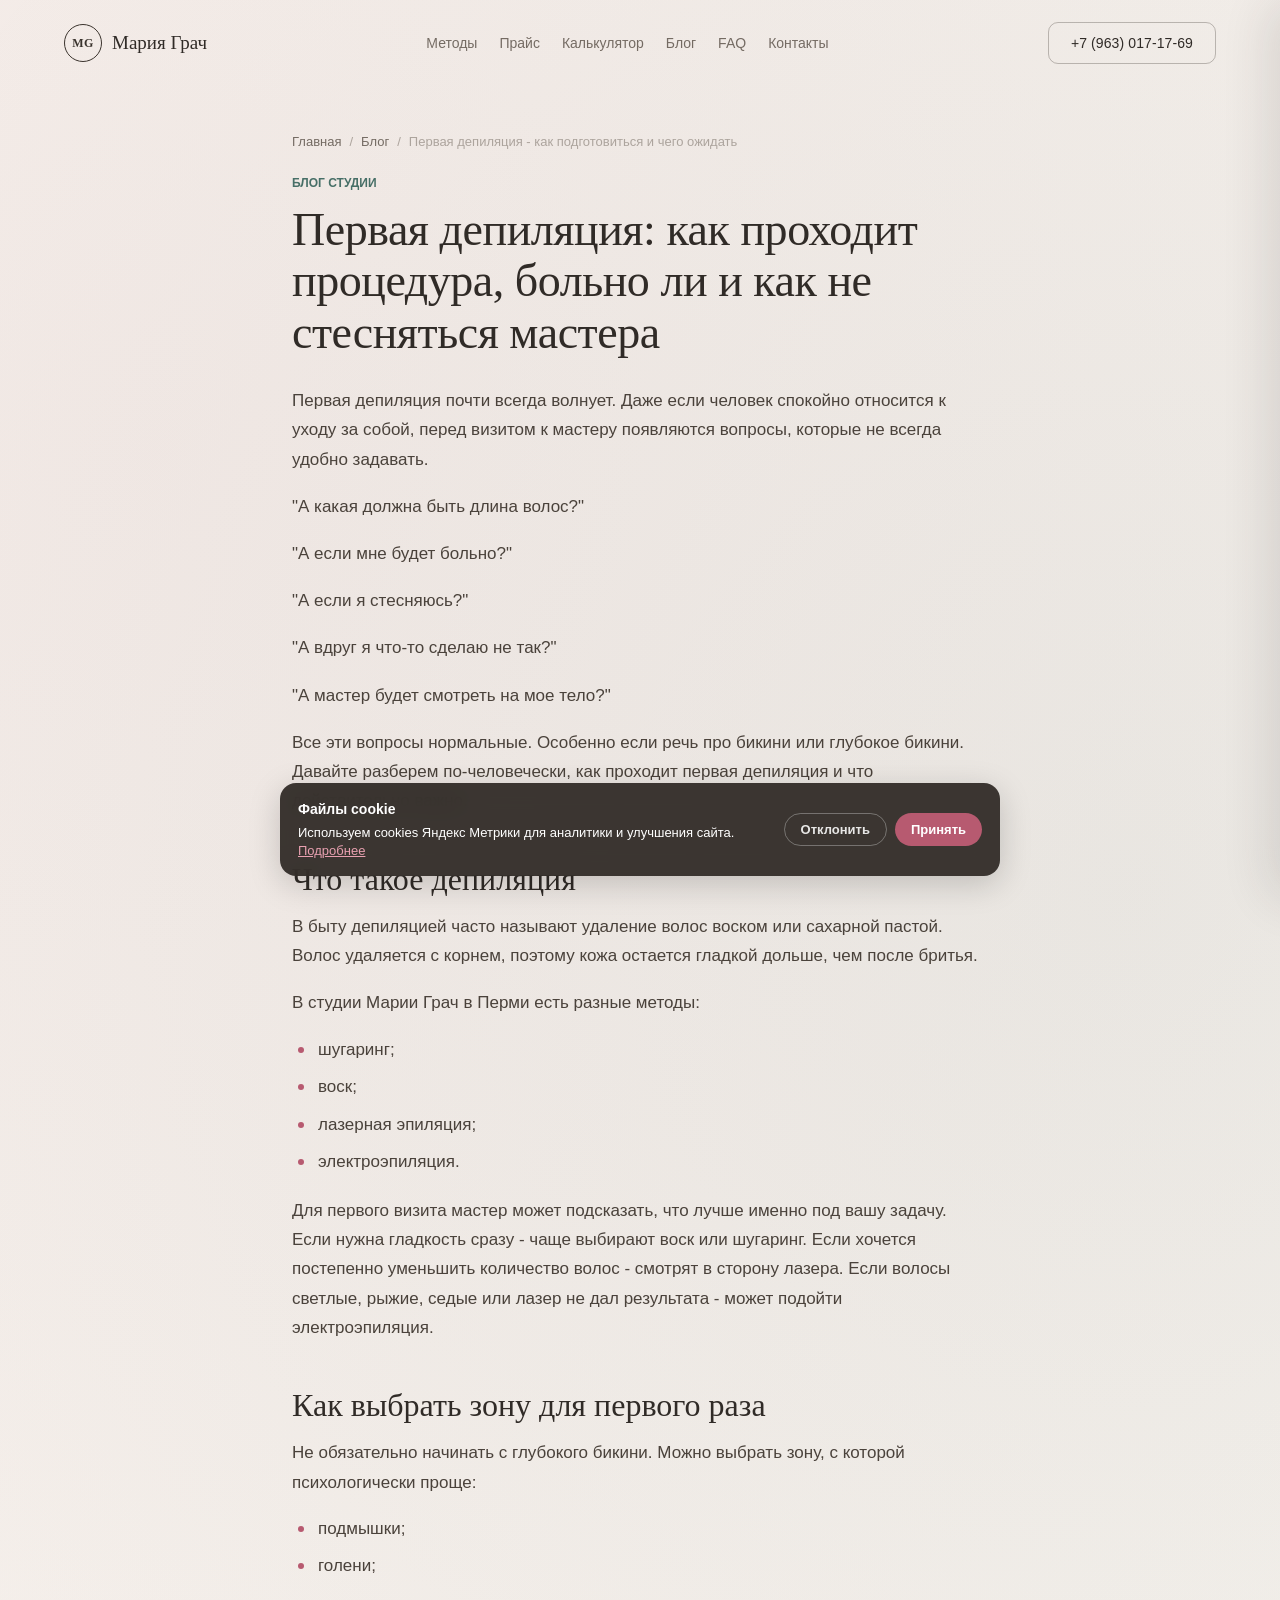
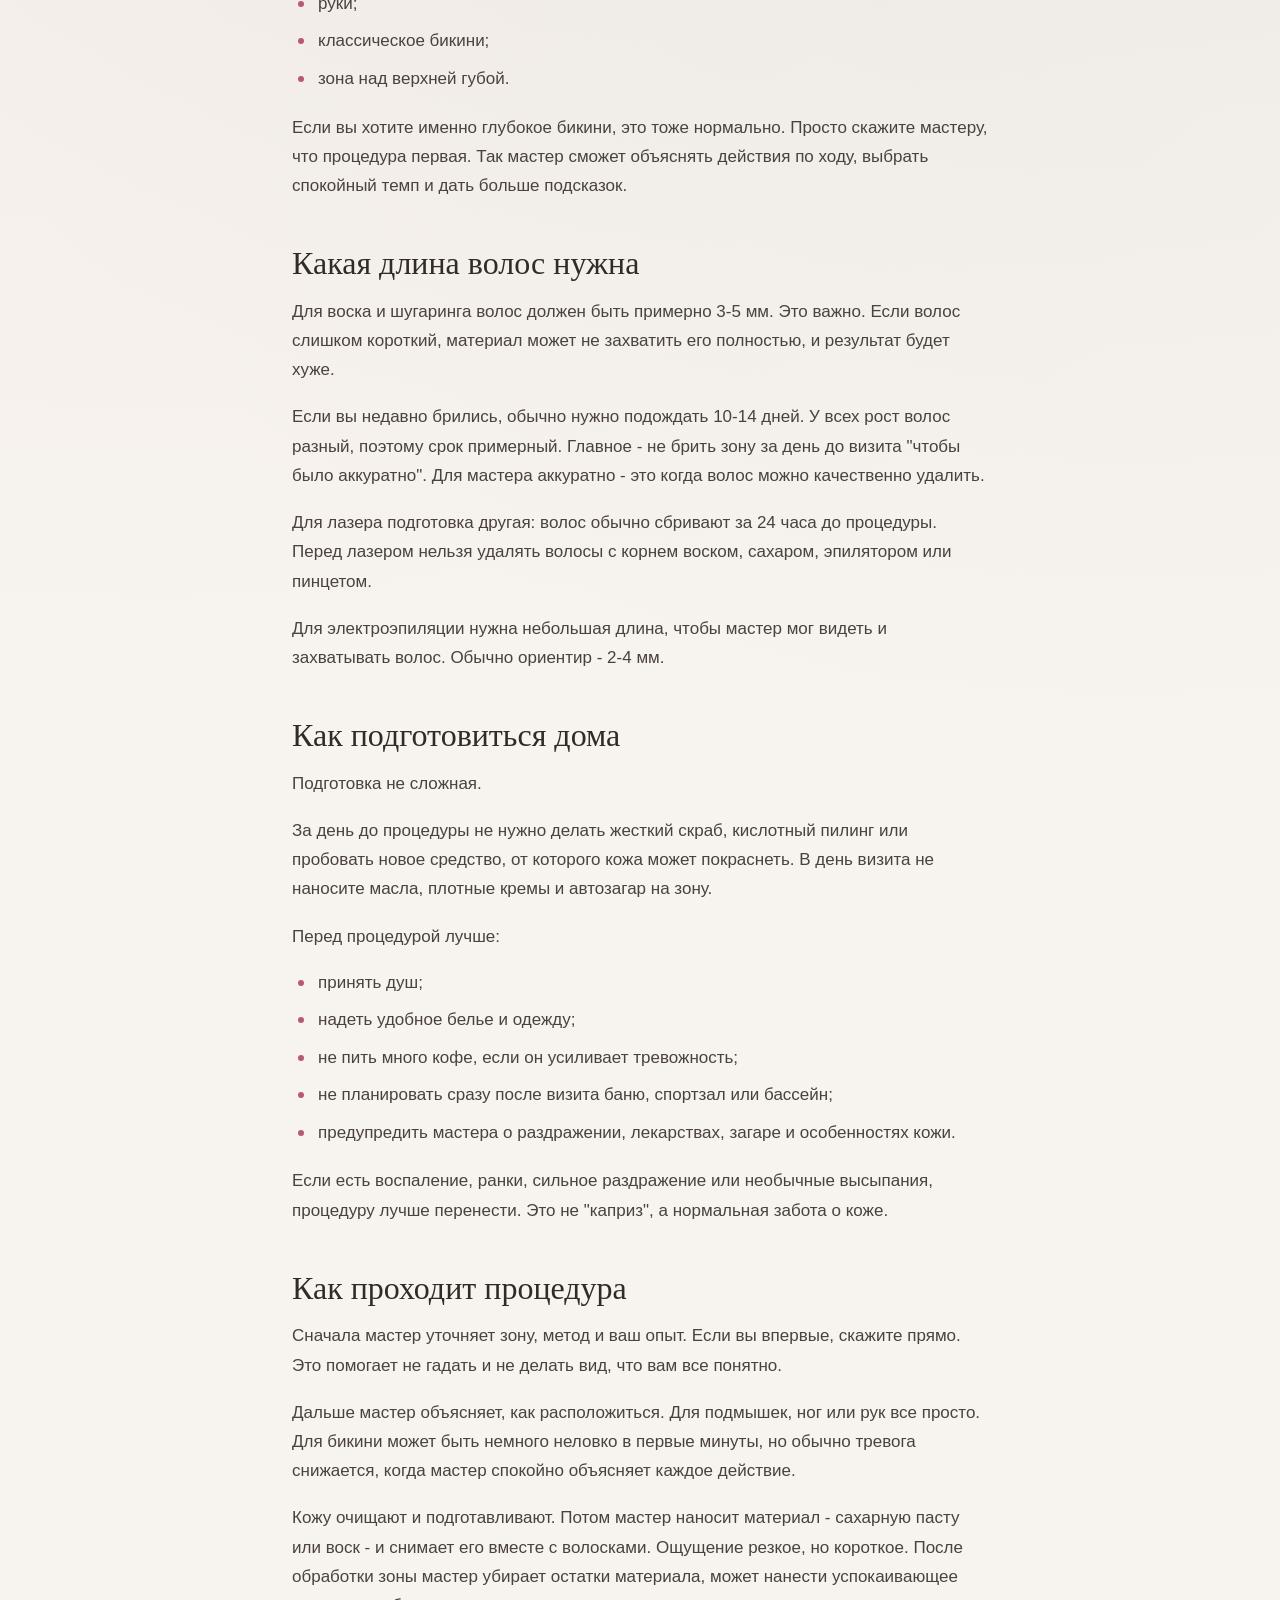
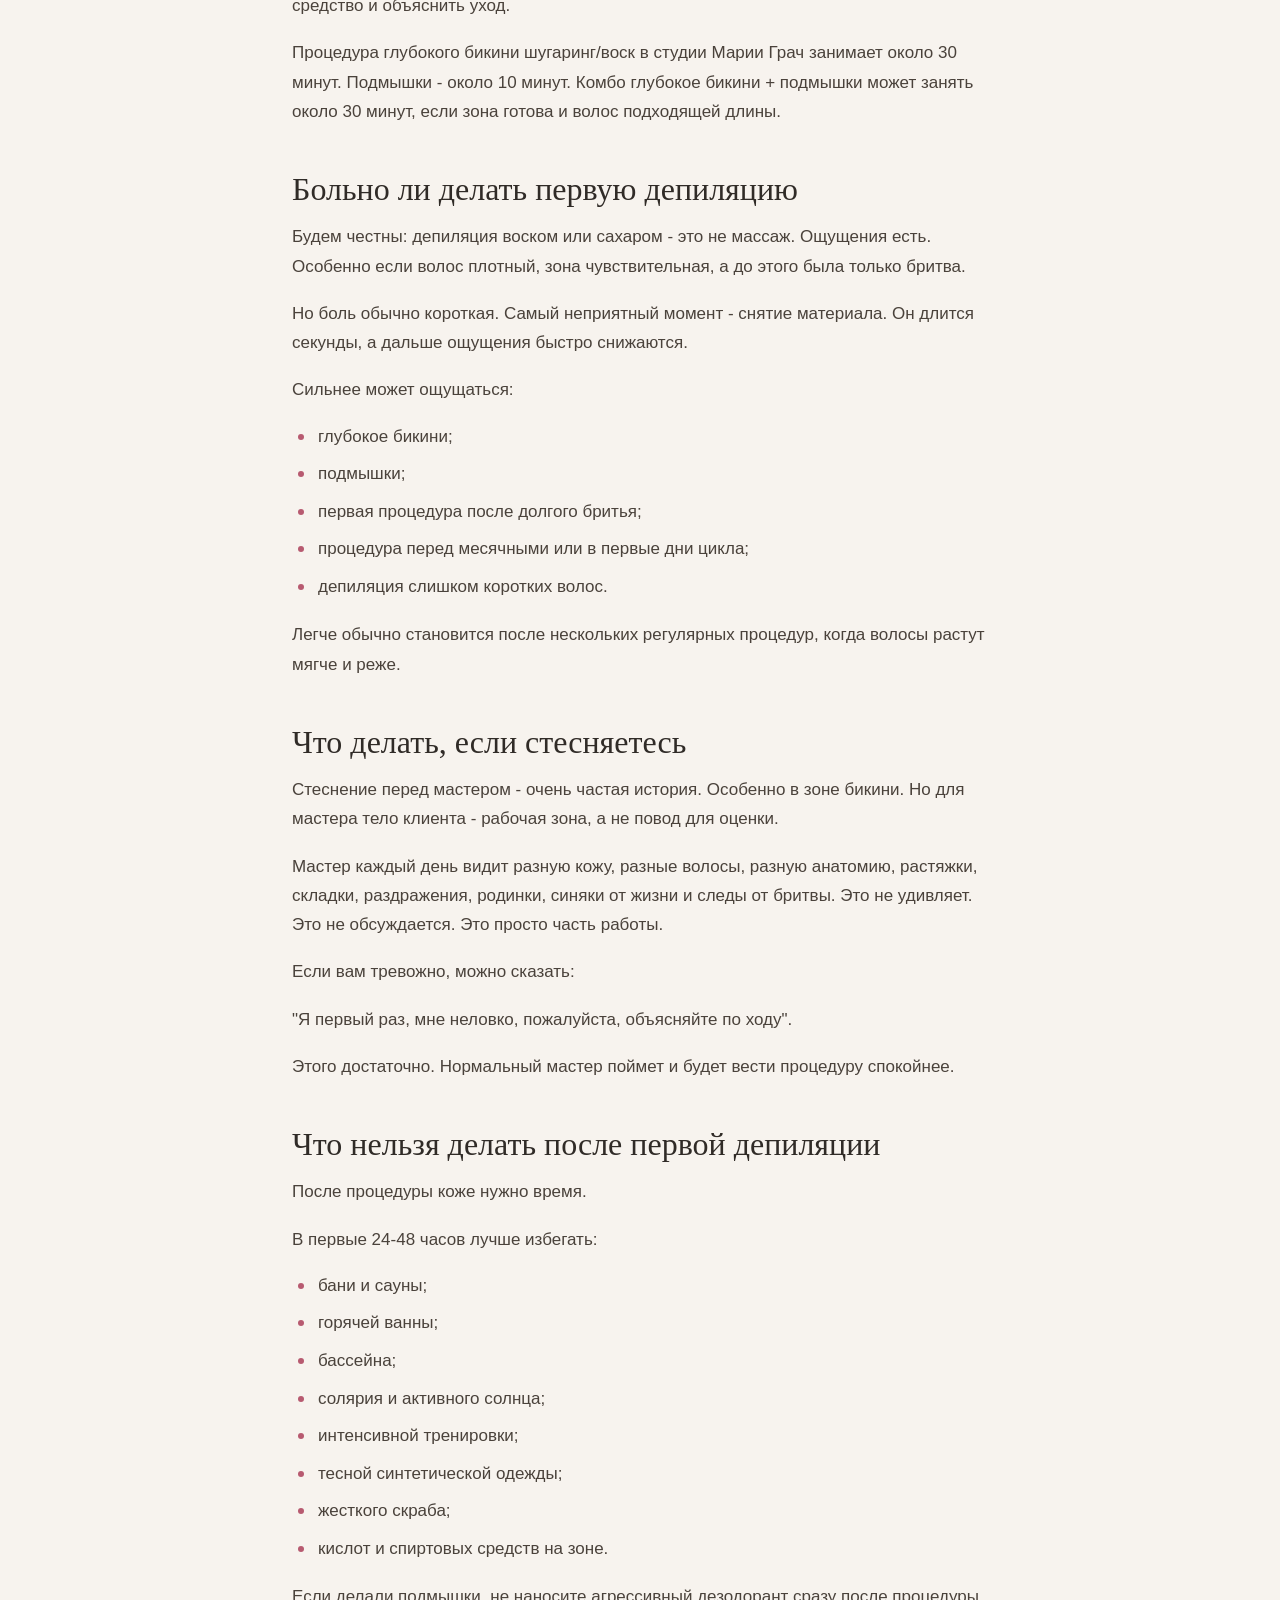
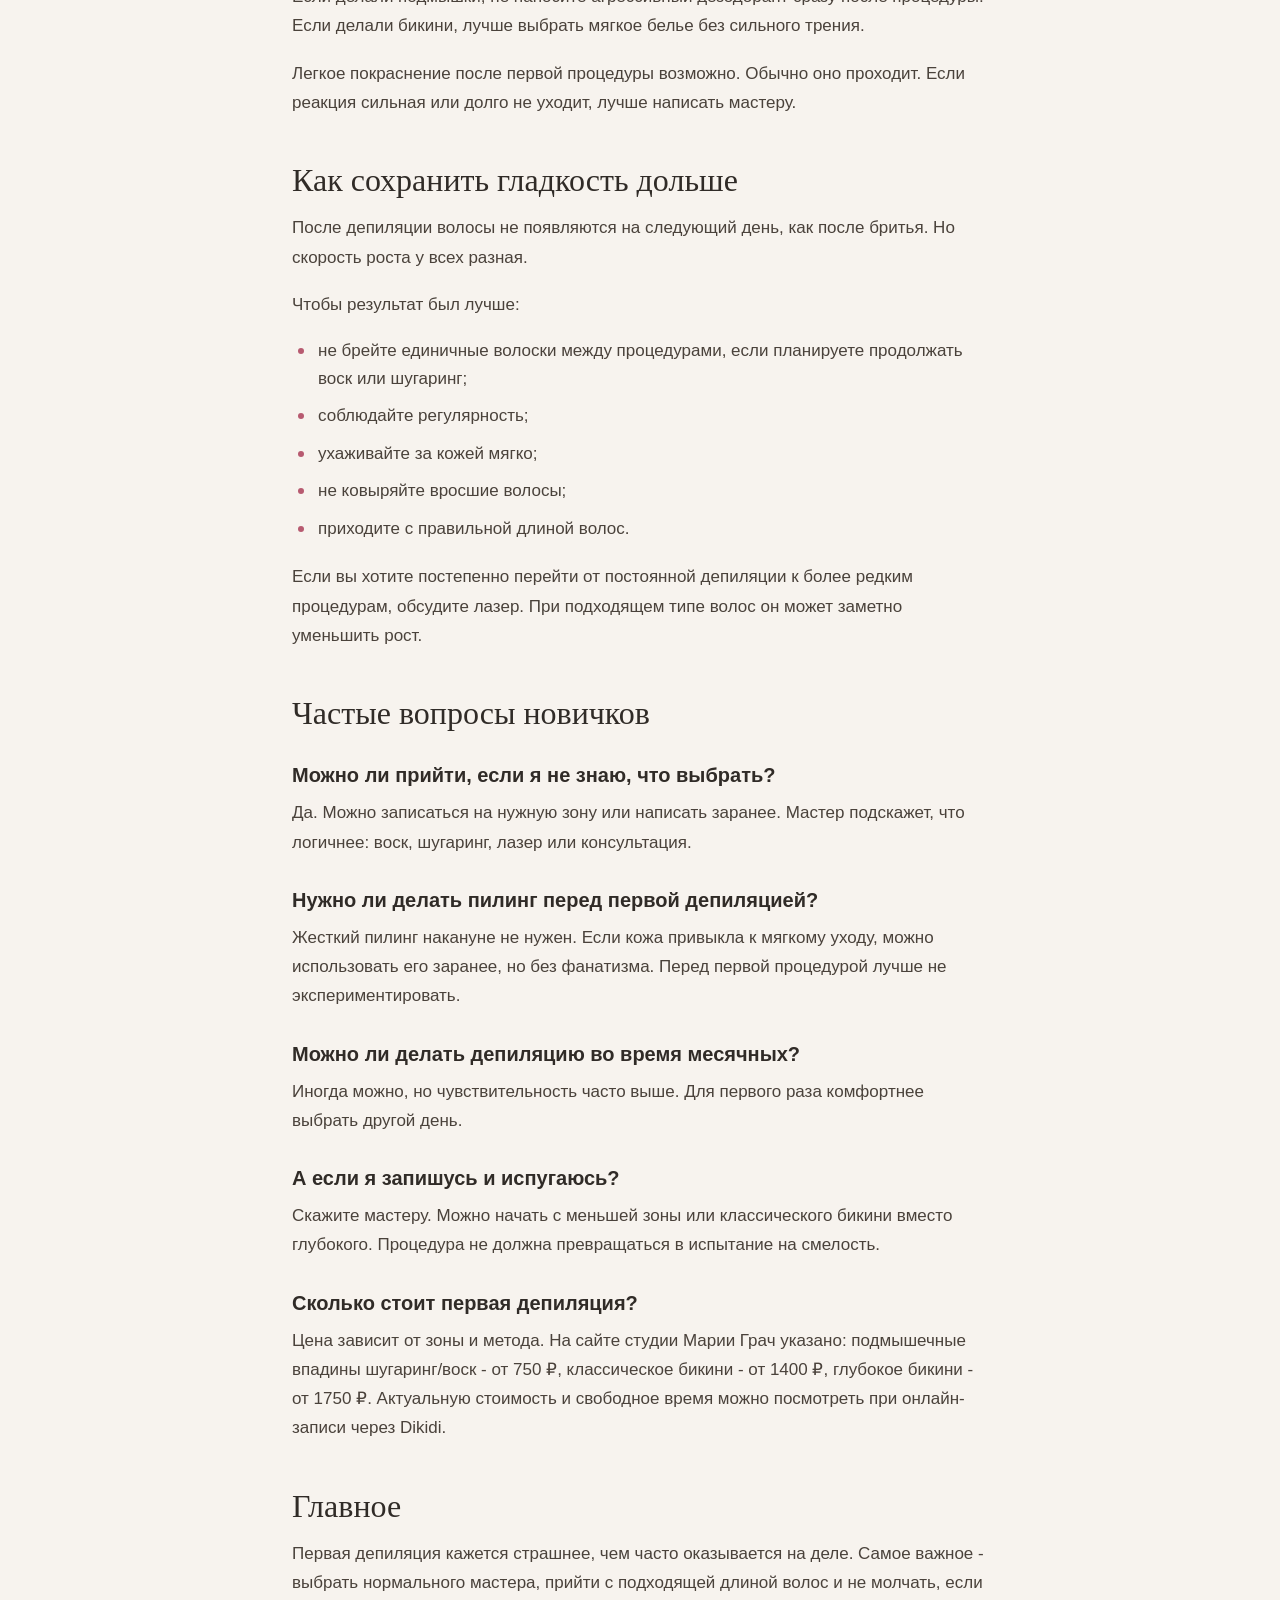
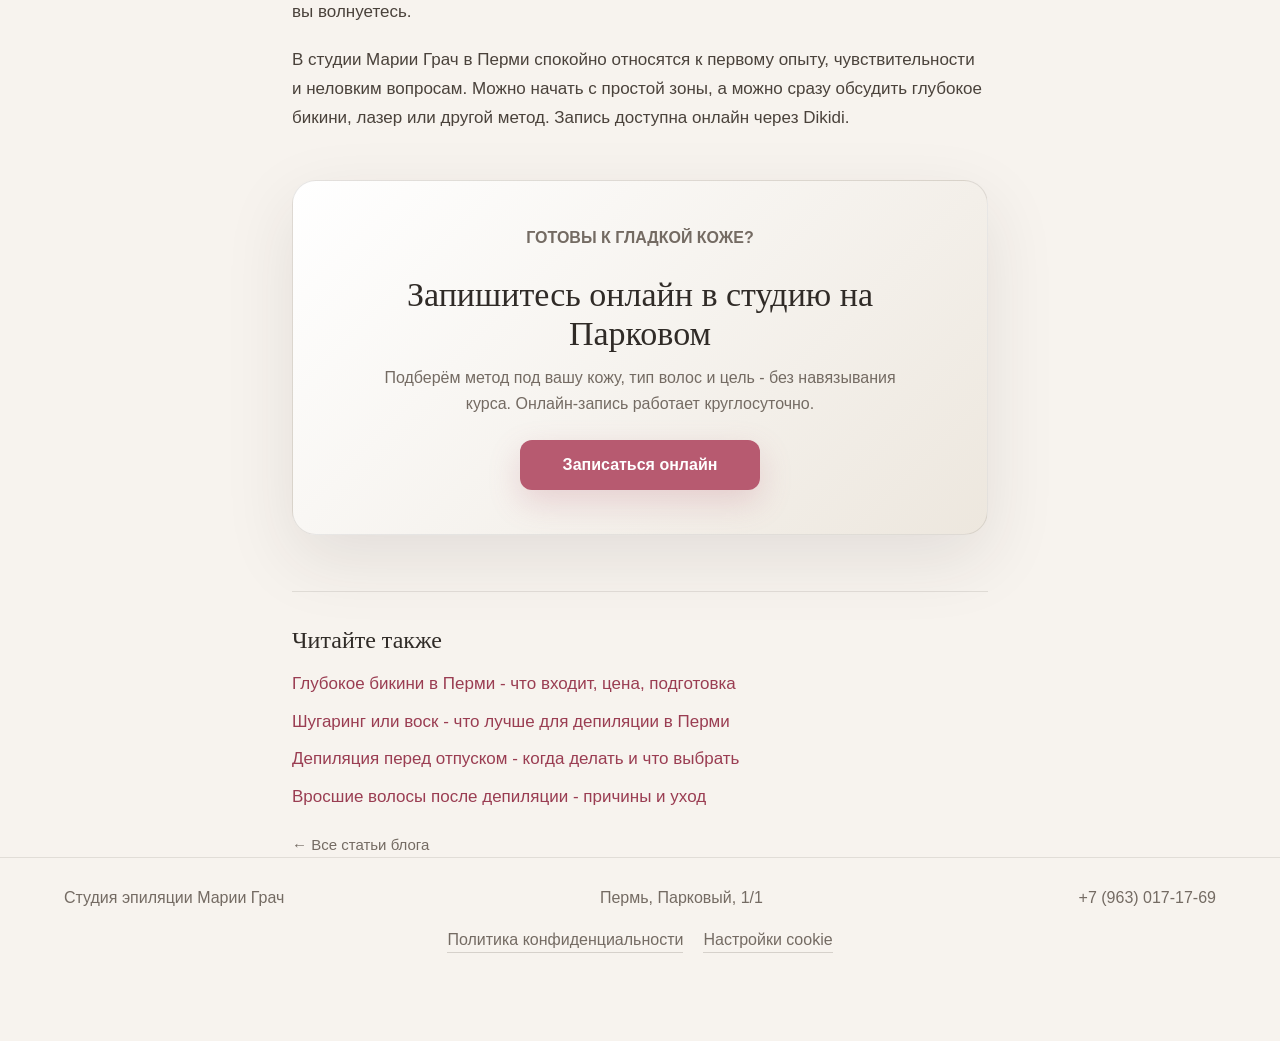
<file: blog/pervaya-depilyaciya/index.html>
<!doctype html>
<html lang="ru">
  <head>
    <meta charset="utf-8">
    <meta name="viewport" content="width=device-width, initial-scale=1">
    <title>Первая депиляция - как подготовиться и чего ожидать - Студия Марии Грач</title>
    <meta name="description" content="Что нужно знать перед первой депиляцией: как подготовиться, больно ли делать бикини, какую длину волос оставить и как проходит процедура.">
    <meta name="keywords" content="первая депиляция, первый раз на депиляцию, как подготовиться к шугарингу, больно ли делать депиляцию, стесняюсь мастера депиляции, первая депиляция бикини, подготовка к воску, депиляция для новичков, глубокое бикини первый раз">
    <meta name="theme-color" content="#f8f3f4">
    <meta property="og:title" content="Первая депиляция - как подготовиться и чего ожидать">
    <meta property="og:description" content="Что нужно знать перед первой депиляцией: как подготовиться, больно ли делать бикини, какую длину волос оставить и как проходит процедура.">
    <meta property="og:type" content="article">
    <meta property="og:url" content="https://grach-studio.ru/blog/pervaya-depilyaciya/">
    <meta property="og:image" content="https://grach-studio.ru/assets/img/hero.jpg">
    <link rel="canonical" href="https://grach-studio.ru/blog/pervaya-depilyaciya/">
    <link rel="icon" type="image/svg+xml" href="/favicon.svg">
    <link rel="icon" href="/favicon.ico" sizes="any">
    <link rel="icon" type="image/png" sizes="32x32" href="/favicon-32.png">
    <link rel="apple-touch-icon" href="/apple-touch-icon.png">
    <link rel="stylesheet" href="/styles.css?v=20260725-1">
    <script type="application/ld+json">
{
  "@context": "https://schema.org",
  "@type": "BlogPosting",
  "headline": "Первая депиляция: как проходит процедура, больно ли и как не стесняться мастера",
  "description": "Что нужно знать перед первой депиляцией: как подготовиться, больно ли делать бикини, какую длину волос оставить и как проходит процедура.",
  "inLanguage": "ru-RU",
  "datePublished": "2026-07-25",
  "dateModified": "2026-07-25",
  "mainEntityOfPage": {
    "@type": "WebPage",
    "@id": "https://grach-studio.ru/blog/pervaya-depilyaciya/"
  },
  "author": {
    "@type": "Organization",
    "name": "Студия эпиляции Марии Грач"
  },
  "publisher": {
    "@type": "Organization",
    "name": "Студия эпиляции Марии Грач",
    "logo": {
      "@type": "ImageObject",
      "url": "https://grach-studio.ru/apple-touch-icon.png"
    }
  },
  "image": "https://grach-studio.ru/assets/img/hero.jpg"
}
    </script>
  </head>
  <body class="blog-page">
    <header class="site-header">
      <a class="brand" href="/" aria-label="Студия эпиляции Марии Грач">
        <span class="brand-mark">MG</span>
        <span>Мария Грач</span>
      </a>
      <nav class="nav" aria-label="Основная навигация">
        <a href="/#methods">Методы</a>
        <a href="/#price">Прайс</a>
        <a href="/#calculator">Калькулятор</a>
        <a href="/blog/">Блог</a>
        <a href="/#faq">FAQ</a>
        <a href="/#contacts">Контакты</a>
      </nav>
      <div class="header-actions" aria-label="Быстрые действия">
        <a class="header-phone" href="tel:+79630171769">+7 (963) 017-17-69</a>
        <button class="burger-btn" id="burgerBtn" aria-label="Открыть меню" aria-expanded="false">
          <span></span><span></span><span></span>
        </button>
      </div>
    </header>

    <div class="nav-overlay" id="navOverlay"></div>
    <nav class="nav-drawer" id="navDrawer" aria-label="Мобильное меню">
      <button class="nav-drawer-close" id="drawerClose" aria-label="Закрыть меню">&#x2715;</button>
      <div class="nav-drawer-links">
        <a href="/#methods" data-drawer-link>Методы</a>
        <a href="/#price" data-drawer-link>Прайс</a>
        <a href="/#calculator" data-drawer-link>Калькулятор</a>
        <a href="/blog/" data-drawer-link>Блог</a>
        <a href="/#faq" data-drawer-link>FAQ</a>
        <a href="/#contacts" data-drawer-link>Контакты</a>
      </div>
      <a class="nav-drawer-phone" href="tel:+79630171769">+7 (963) 017-17-69</a>
      <a class="nav-drawer-cta" href="https://dikidi.net/980738">Записаться онлайн</a>
    </nav>

    <main id="top">
      <article class="blog-article">
        <nav class="blog-breadcrumb" aria-label="Хлебные крошки">
          <a href="/">Главная</a> <span>/</span> <a href="/blog/">Блог</a> <span>/</span> <span>Первая депиляция - как подготовиться и чего ожидать</span>
        </nav>
        <p class="eyebrow">Блог студии</p>
        <h1>Первая депиляция: как проходит процедура, больно ли и как не стесняться мастера</h1>
        <div class="blog-body">
<p>Первая депиляция почти всегда волнует. Даже если человек спокойно относится к уходу за собой, перед визитом к мастеру появляются вопросы, которые не всегда удобно задавать.</p>
<p>"А какая должна быть длина волос?"</p>
<p>"А если мне будет больно?"</p>
<p>"А если я стесняюсь?"</p>
<p>"А вдруг я что-то сделаю не так?"</p>
<p>"А мастер будет смотреть на мое тело?"</p>
<p>Все эти вопросы нормальные. Особенно если речь про бикини или глубокое бикини. Давайте разберем по-человечески, как проходит первая депиляция и что действительно важно.</p>
<h2>Что такое депиляция</h2>
<p>В быту депиляцией часто называют удаление волос воском или сахарной пастой. Волос удаляется с корнем, поэтому кожа остается гладкой дольше, чем после бритья.</p>
<p>В студии Марии Грач в Перми есть разные методы:</p>
<ul>
  <li>шугаринг;</li>
  <li>воск;</li>
  <li>лазерная эпиляция;</li>
  <li>электроэпиляция.</li>
</ul>
<p>Для первого визита мастер может подсказать, что лучше именно под вашу задачу. Если нужна гладкость сразу - чаще выбирают воск или шугаринг. Если хочется постепенно уменьшить количество волос - смотрят в сторону лазера. Если волосы светлые, рыжие, седые или лазер не дал результата - может подойти электроэпиляция.</p>
<h2>Как выбрать зону для первого раза</h2>
<p>Не обязательно начинать с глубокого бикини. Можно выбрать зону, с которой психологически проще:</p>
<ul>
  <li>подмышки;</li>
  <li>голени;</li>
  <li>руки;</li>
  <li>классическое бикини;</li>
  <li>зона над верхней губой.</li>
</ul>
<p>Если вы хотите именно глубокое бикини, это тоже нормально. Просто скажите мастеру, что процедура первая. Так мастер сможет объяснять действия по ходу, выбрать спокойный темп и дать больше подсказок.</p>
<h2>Какая длина волос нужна</h2>
<p>Для воска и шугаринга волос должен быть примерно 3-5 мм. Это важно. Если волос слишком короткий, материал может не захватить его полностью, и результат будет хуже.</p>
<p>Если вы недавно брились, обычно нужно подождать 10-14 дней. У всех рост волос разный, поэтому срок примерный. Главное - не брить зону за день до визита "чтобы было аккуратно". Для мастера аккуратно - это когда волос можно качественно удалить.</p>
<p>Для лазера подготовка другая: волос обычно сбривают за 24 часа до процедуры. Перед лазером нельзя удалять волосы с корнем воском, сахаром, эпилятором или пинцетом.</p>
<p>Для электроэпиляции нужна небольшая длина, чтобы мастер мог видеть и захватывать волос. Обычно ориентир - 2-4 мм.</p>
<h2>Как подготовиться дома</h2>
<p>Подготовка не сложная.</p>
<p>За день до процедуры не нужно делать жесткий скраб, кислотный пилинг или пробовать новое средство, от которого кожа может покраснеть. В день визита не наносите масла, плотные кремы и автозагар на зону.</p>
<p>Перед процедурой лучше:</p>
<ul>
  <li>принять душ;</li>
  <li>надеть удобное белье и одежду;</li>
  <li>не пить много кофе, если он усиливает тревожность;</li>
  <li>не планировать сразу после визита баню, спортзал или бассейн;</li>
  <li>предупредить мастера о раздражении, лекарствах, загаре и особенностях кожи.</li>
</ul>
<p>Если есть воспаление, ранки, сильное раздражение или необычные высыпания, процедуру лучше перенести. Это не "каприз", а нормальная забота о коже.</p>
<h2>Как проходит процедура</h2>
<p>Сначала мастер уточняет зону, метод и ваш опыт. Если вы впервые, скажите прямо. Это помогает не гадать и не делать вид, что вам все понятно.</p>
<p>Дальше мастер объясняет, как расположиться. Для подмышек, ног или рук все просто. Для бикини может быть немного неловко в первые минуты, но обычно тревога снижается, когда мастер спокойно объясняет каждое действие.</p>
<p>Кожу очищают и подготавливают. Потом мастер наносит материал - сахарную пасту или воск - и снимает его вместе с волосками. Ощущение резкое, но короткое. После обработки зоны мастер убирает остатки материала, может нанести успокаивающее средство и объяснить уход.</p>
<p>Процедура глубокого бикини шугаринг/воск в студии Марии Грач занимает около 30 минут. Подмышки - около 10 минут. Комбо глубокое бикини + подмышки может занять около 30 минут, если зона готова и волос подходящей длины.</p>
<h2>Больно ли делать первую депиляцию</h2>
<p>Будем честны: депиляция воском или сахаром - это не массаж. Ощущения есть. Особенно если волос плотный, зона чувствительная, а до этого была только бритва.</p>
<p>Но боль обычно короткая. Самый неприятный момент - снятие материала. Он длится секунды, а дальше ощущения быстро снижаются.</p>
<p>Сильнее может ощущаться:</p>
<ul>
  <li>глубокое бикини;</li>
  <li>подмышки;</li>
  <li>первая процедура после долгого бритья;</li>
  <li>процедура перед месячными или в первые дни цикла;</li>
  <li>депиляция слишком коротких волос.</li>
</ul>
<p>Легче обычно становится после нескольких регулярных процедур, когда волосы растут мягче и реже.</p>
<h2>Что делать, если стесняетесь</h2>
<p>Стеснение перед мастером - очень частая история. Особенно в зоне бикини. Но для мастера тело клиента - рабочая зона, а не повод для оценки.</p>
<p>Мастер каждый день видит разную кожу, разные волосы, разную анатомию, растяжки, складки, раздражения, родинки, синяки от жизни и следы от бритвы. Это не удивляет. Это не обсуждается. Это просто часть работы.</p>
<p>Если вам тревожно, можно сказать:</p>
<p>"Я первый раз, мне неловко, пожалуйста, объясняйте по ходу".</p>
<p>Этого достаточно. Нормальный мастер поймет и будет вести процедуру спокойнее.</p>
<h2>Что нельзя делать после первой депиляции</h2>
<p>После процедуры коже нужно время.</p>
<p>В первые 24-48 часов лучше избегать:</p>
<ul>
  <li>бани и сауны;</li>
  <li>горячей ванны;</li>
  <li>бассейна;</li>
  <li>солярия и активного солнца;</li>
  <li>интенсивной тренировки;</li>
  <li>тесной синтетической одежды;</li>
  <li>жесткого скраба;</li>
  <li>кислот и спиртовых средств на зоне.</li>
</ul>
<p>Если делали подмышки, не наносите агрессивный дезодорант сразу после процедуры. Если делали бикини, лучше выбрать мягкое белье без сильного трения.</p>
<p>Легкое покраснение после первой процедуры возможно. Обычно оно проходит. Если реакция сильная или долго не уходит, лучше написать мастеру.</p>
<h2>Как сохранить гладкость дольше</h2>
<p>После депиляции волосы не появляются на следующий день, как после бритья. Но скорость роста у всех разная.</p>
<p>Чтобы результат был лучше:</p>
<ul>
  <li>не брейте единичные волоски между процедурами, если планируете продолжать воск или шугаринг;</li>
  <li>соблюдайте регулярность;</li>
  <li>ухаживайте за кожей мягко;</li>
  <li>не ковыряйте вросшие волосы;</li>
  <li>приходите с правильной длиной волос.</li>
</ul>
<p>Если вы хотите постепенно перейти от постоянной депиляции к более редким процедурам, обсудите лазер. При подходящем типе волос он может заметно уменьшить рост.</p>
<h2>Частые вопросы новичков</h2>
<h3>Можно ли прийти, если я не знаю, что выбрать?</h3>
<p>Да. Можно записаться на нужную зону или написать заранее. Мастер подскажет, что логичнее: воск, шугаринг, лазер или консультация.</p>
<h3>Нужно ли делать пилинг перед первой депиляцией?</h3>
<p>Жесткий пилинг накануне не нужен. Если кожа привыкла к мягкому уходу, можно использовать его заранее, но без фанатизма. Перед первой процедурой лучше не экспериментировать.</p>
<h3>Можно ли делать депиляцию во время месячных?</h3>
<p>Иногда можно, но чувствительность часто выше. Для первого раза комфортнее выбрать другой день.</p>
<h3>А если я запишусь и испугаюсь?</h3>
<p>Скажите мастеру. Можно начать с меньшей зоны или классического бикини вместо глубокого. Процедура не должна превращаться в испытание на смелость.</p>
<h3>Сколько стоит первая депиляция?</h3>
<p>Цена зависит от зоны и метода. На сайте студии Марии Грач указано: подмышечные впадины шугаринг/воск - от 750 ₽, классическое бикини - от 1400 ₽, глубокое бикини - от 1750 ₽. Актуальную стоимость и свободное время можно посмотреть при онлайн-записи через Dikidi.</p>
<h2>Главное</h2>
<p>Первая депиляция кажется страшнее, чем часто оказывается на деле. Самое важное - выбрать нормального мастера, прийти с подходящей длиной волос и не молчать, если вы волнуетесь.</p>
<p>В студии Марии Грач в Перми спокойно относятся к первому опыту, чувствительности и неловким вопросам. Можно начать с простой зоны, а можно сразу обсудить глубокое бикини, лазер или другой метод. Запись доступна онлайн через Dikidi.</p>
        </div>

      <aside class="blog-cta">
        <p class="eyebrow">Готовы к гладкой коже?</p>
        <h2>Запишитесь онлайн в студию на Парковом</h2>
        <p>Подберём метод под вашу кожу, тип волос и цель - без навязывания курса. Онлайн-запись работает круглосуточно.</p>
        <a class="button primary" href="https://dikidi.net/980738">Записаться онлайн</a>
      </aside>

        <section class="blog-related" aria-label="Читайте также">
          <h2>Читайте также</h2>
          <ul>
        <li><a href="/blog/glubokoe-bikini-perm/">Глубокое бикини в Перми - что входит, цена, подготовка</a></li>
        <li><a href="/blog/shugaring-ili-vosk/">Шугаринг или воск - что лучше для депиляции в Перми</a></li>
        <li><a href="/blog/depilyaciya-pered-otpuskom/">Депиляция перед отпуском - когда делать и что выбрать</a></li>
        <li><a href="/blog/vrosshie-volosy-posle-depilyacii/">Вросшие волосы после депиляции - причины и уход</a></li>
          </ul>
          <a class="blog-back" href="/blog/">← Все статьи блога</a>
        </section>
      </article>
    </main>

    <footer class="footer">
      <span>Студия эпиляции Марии Грач</span>
      <span>Пермь, Парковый, 1/1</span>
      <a href="tel:+79630171769">+7 (963) 017-17-69</a>
      <nav class="footer-legal-links" aria-label="Правовая информация">
        <a href="/privacy.html">Политика конфиденциальности</a>
        <button type="button" data-cookie-settings>Настройки cookie</button>
      </nav>
    </footer>

    <div class="mobile-bar" aria-label="Быстрая запись">
      <a href="https://dikidi.net/980738">Онлайн запись</a>
    </div>

    <div class="cookie-banner" id="cookieBanner" role="dialog" aria-label="Согласие на использование файлов cookie" hidden>
      <div class="cookie-copy">
        <strong>Файлы cookie</strong>
        <p>Используем cookies Яндекс Метрики для аналитики и улучшения сайта. <a href="/privacy.html">Подробнее</a></p>
      </div>
      <div class="cookie-actions">
        <button class="cookie-btn cookie-btn-secondary" id="cookieDecline" type="button">Отклонить</button>
        <button class="cookie-btn" id="cookieAccept" type="button">Принять</button>
      </div>
    </div>

    <script src="/site-config.js?v=20260725-1"></script>
    <script src="/script.js?v=20260725-1"></script>
  </body>
</html>
</file>
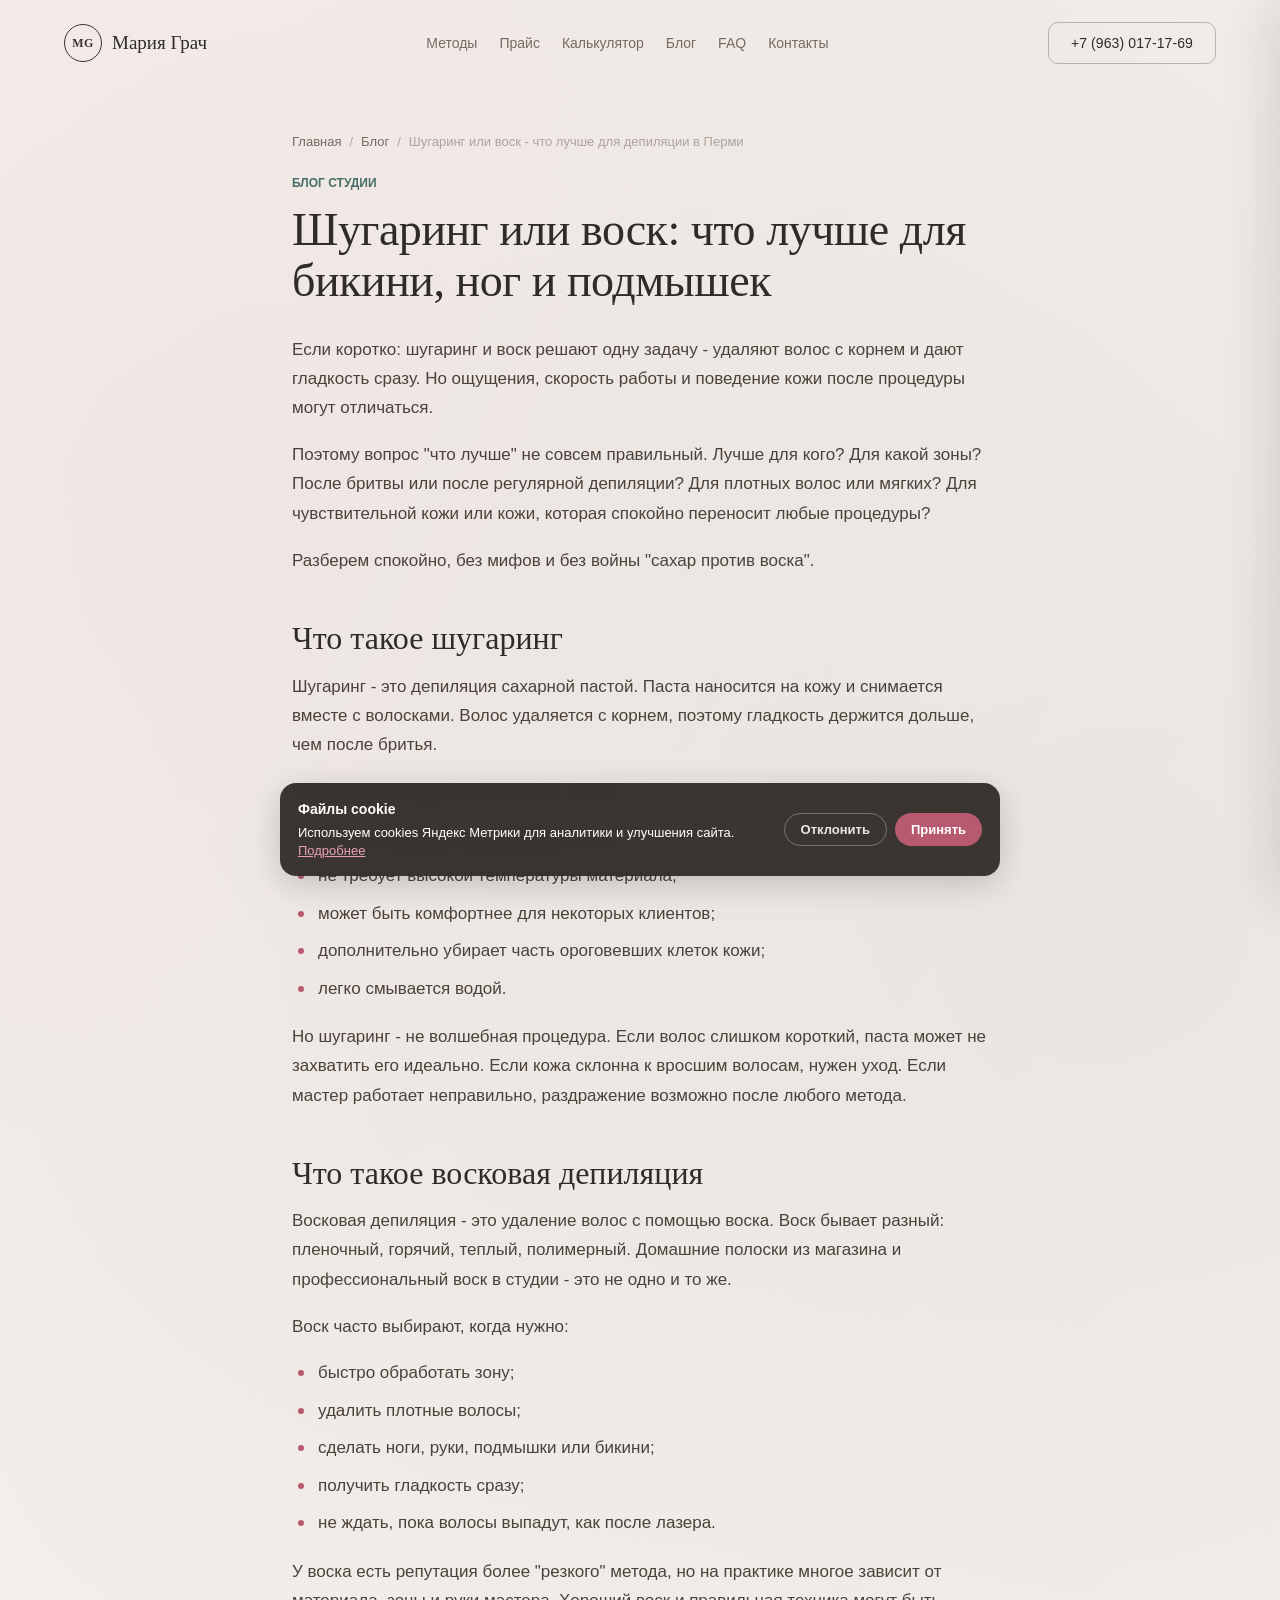
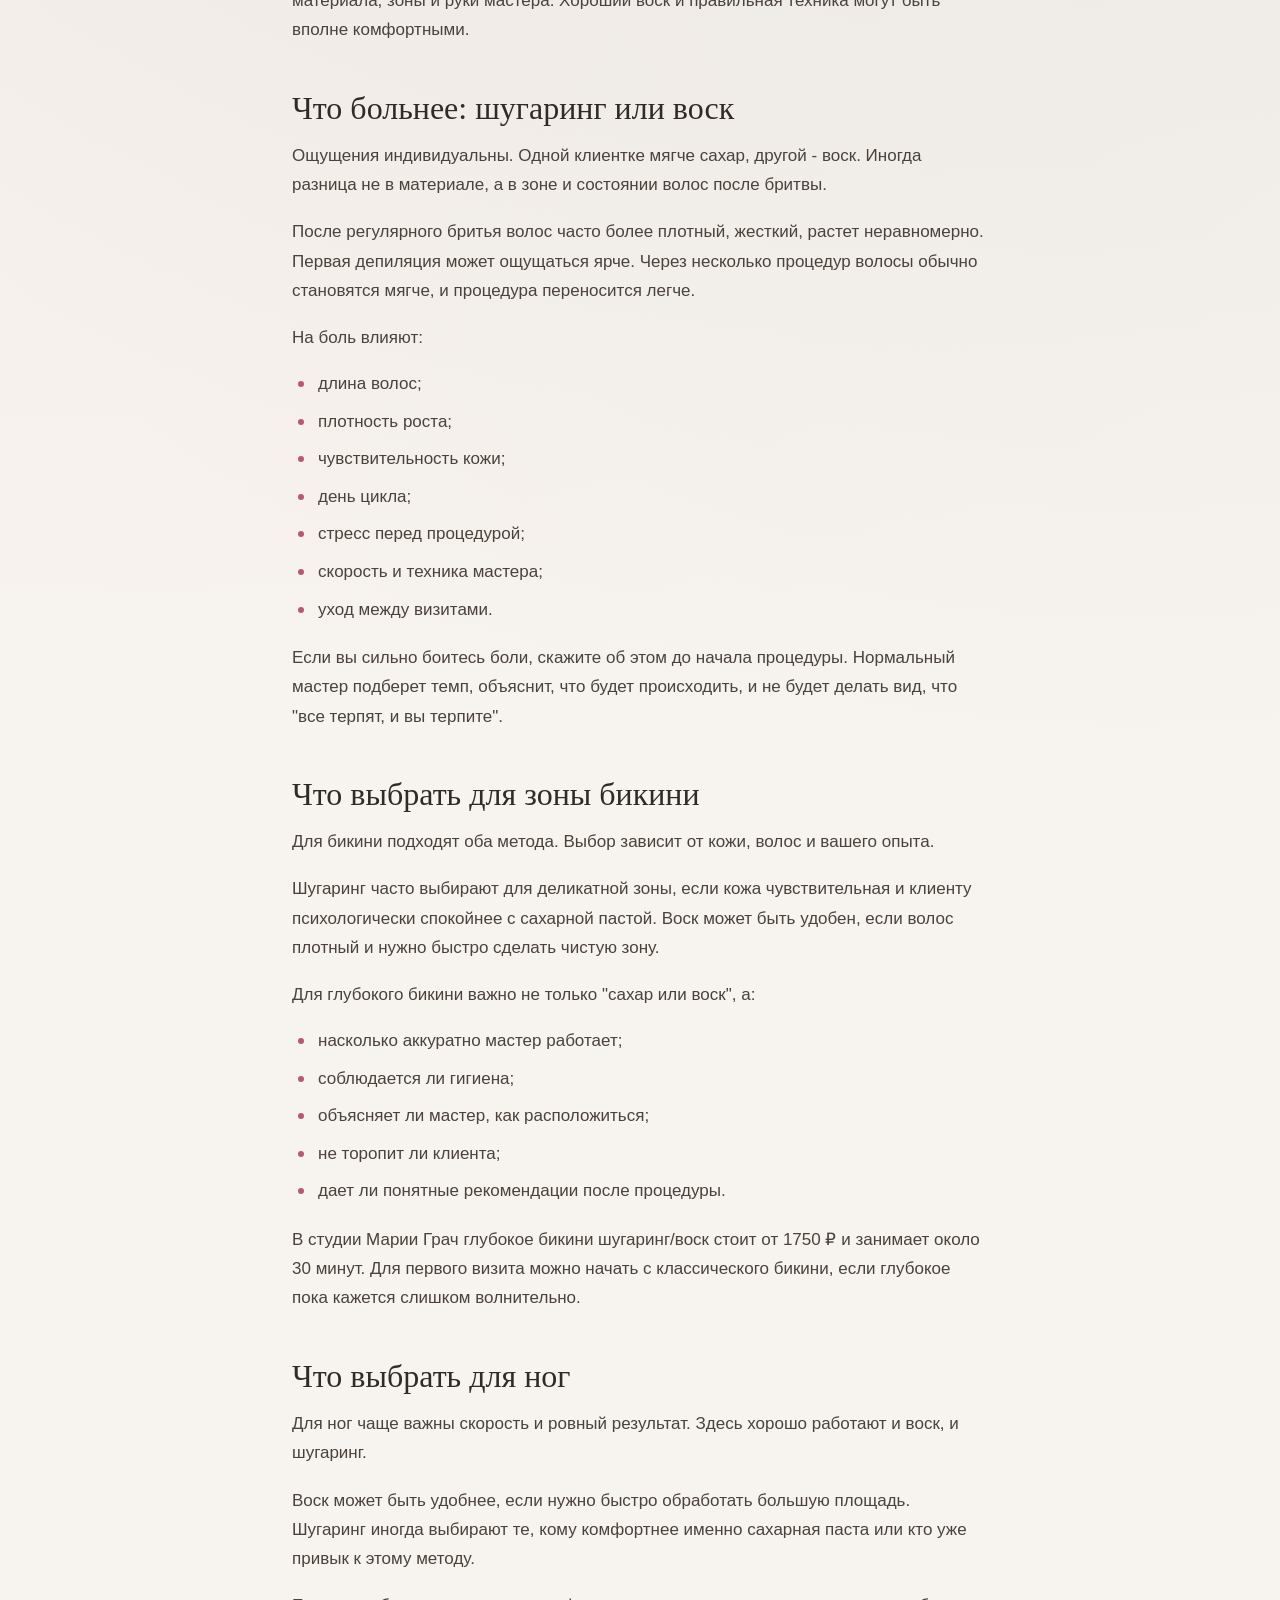
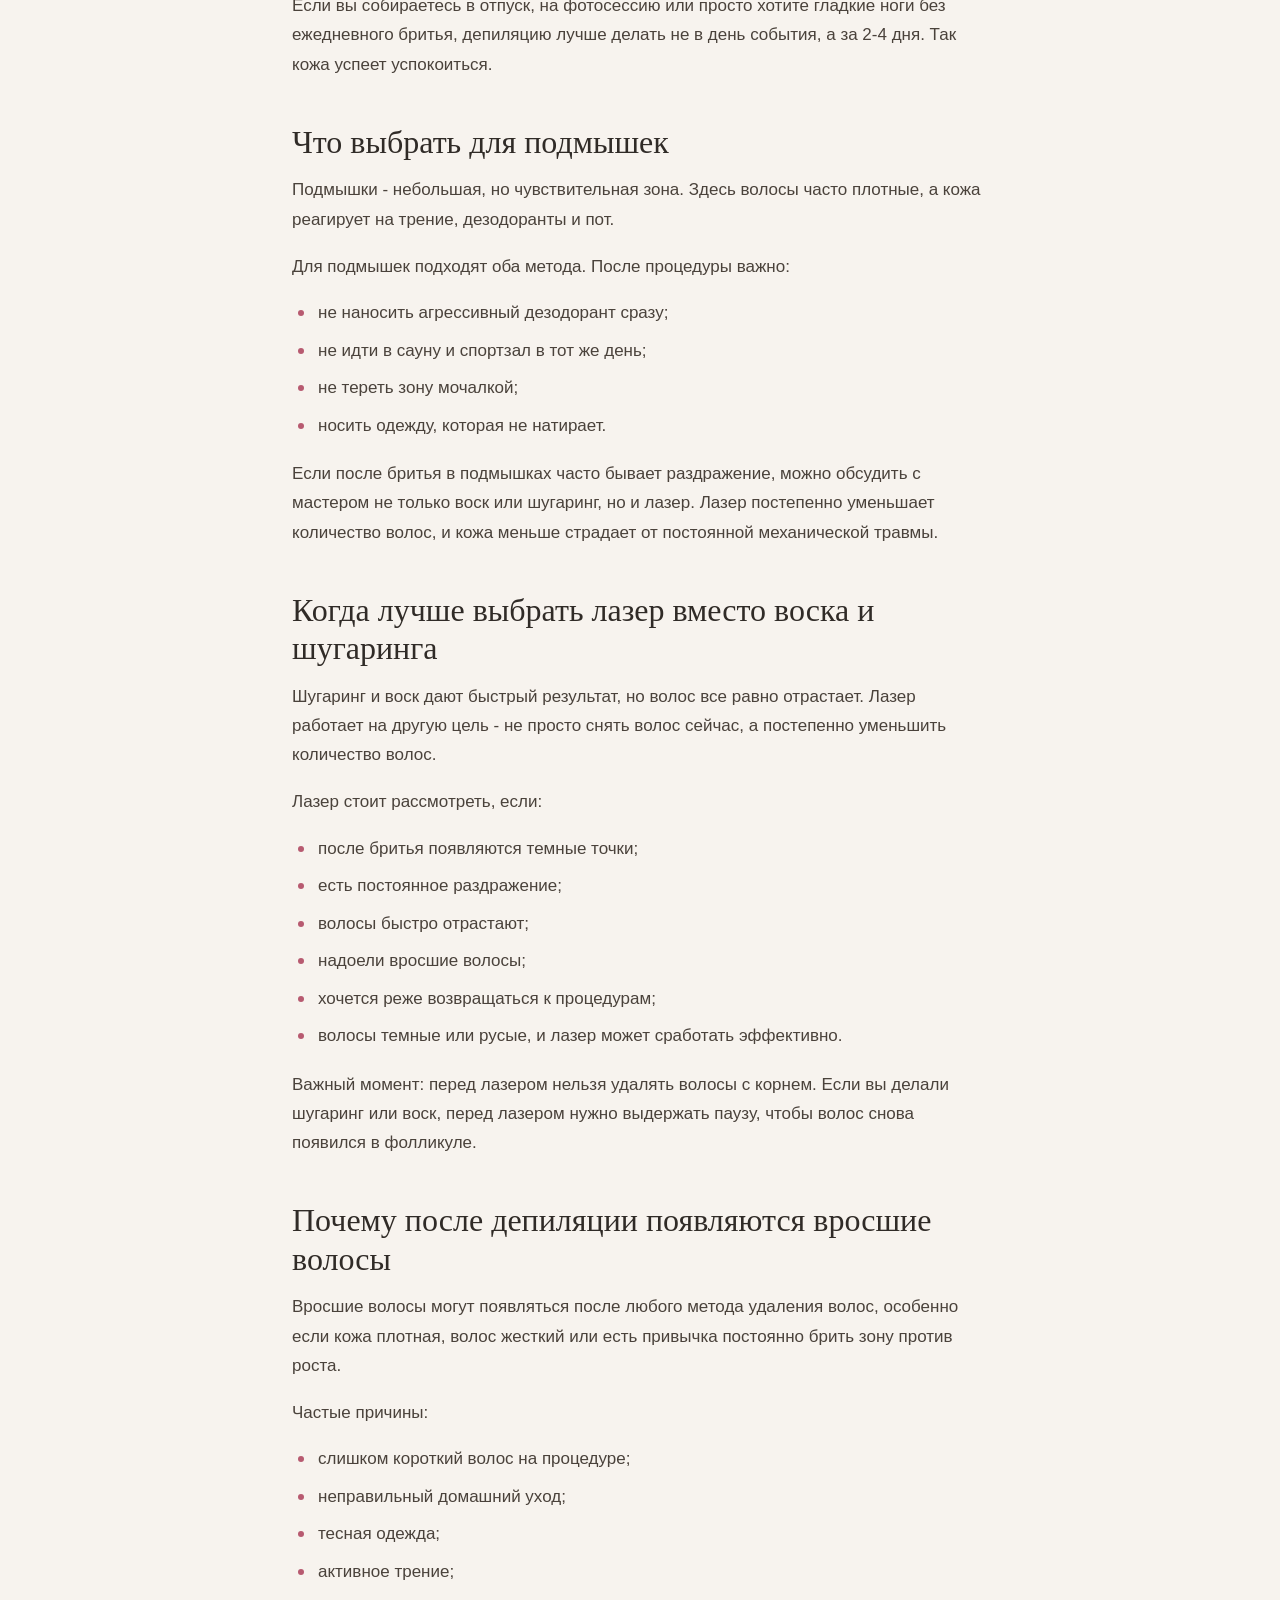
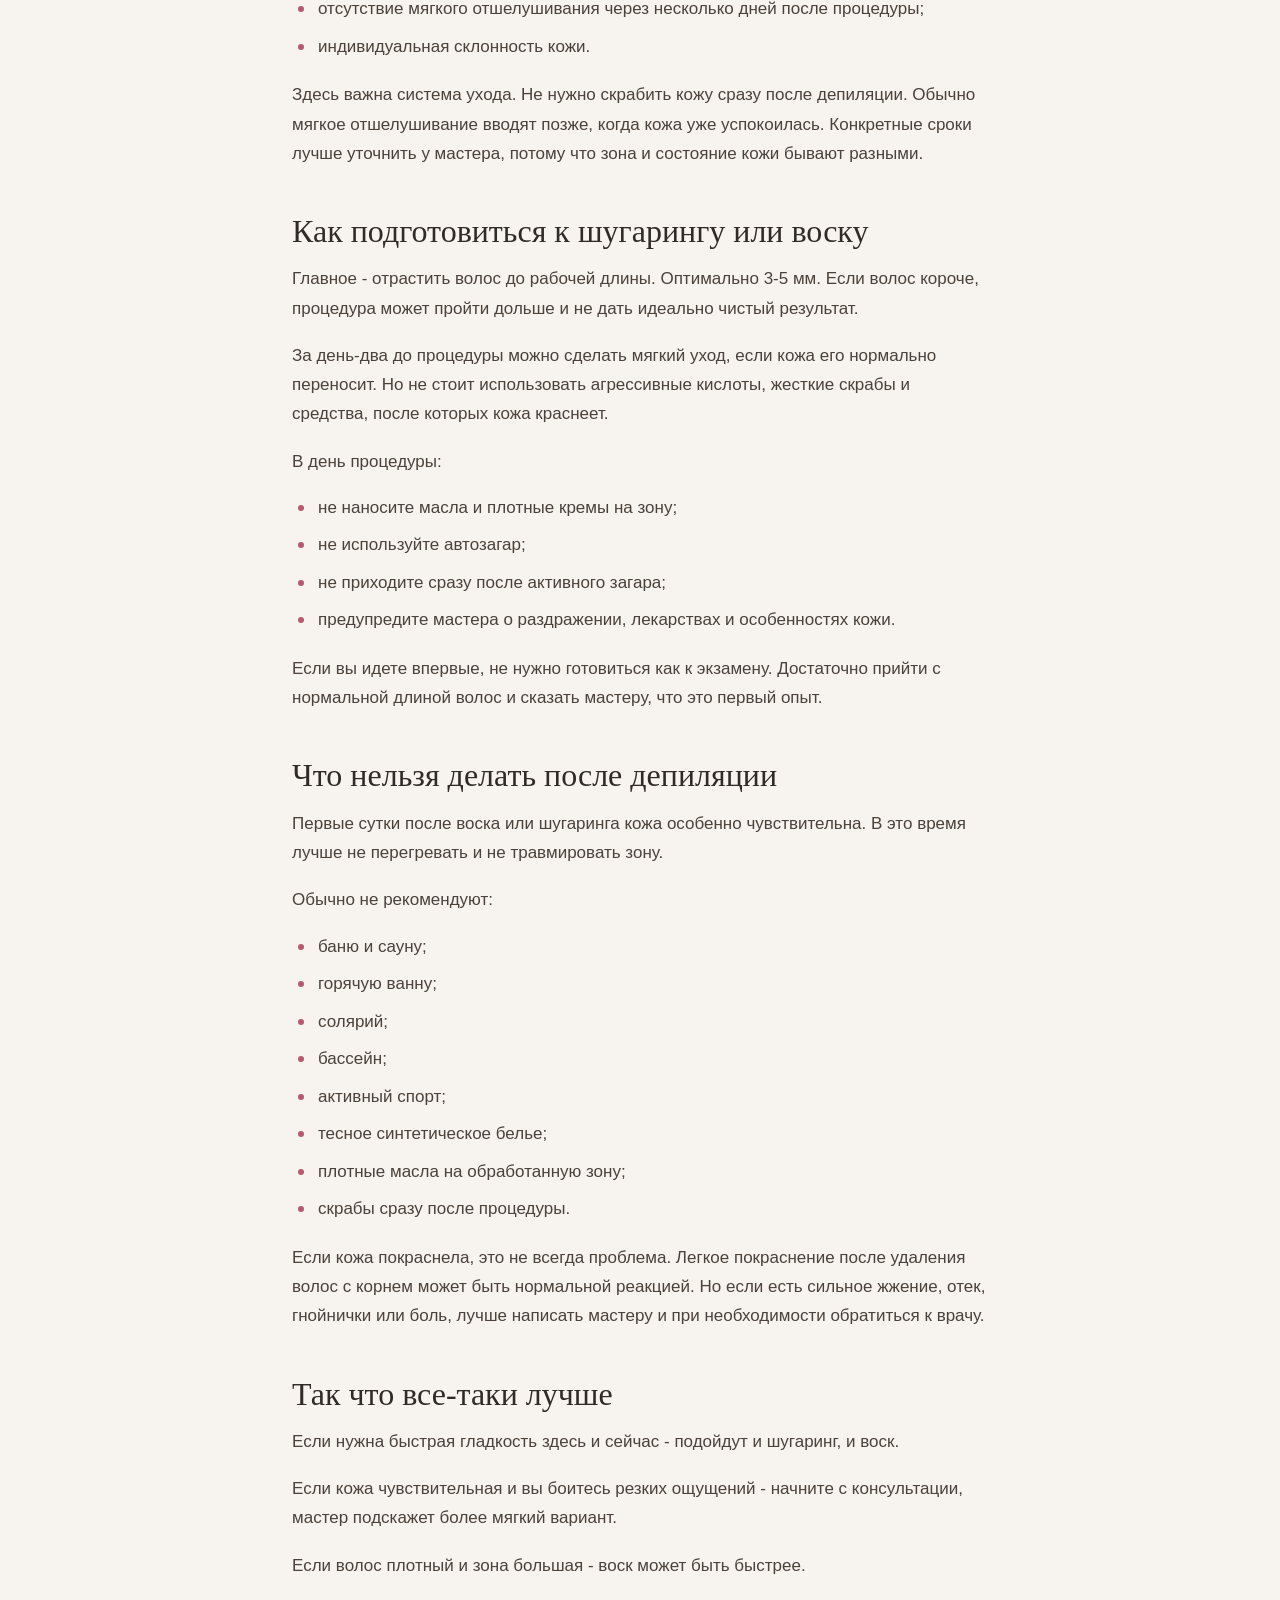
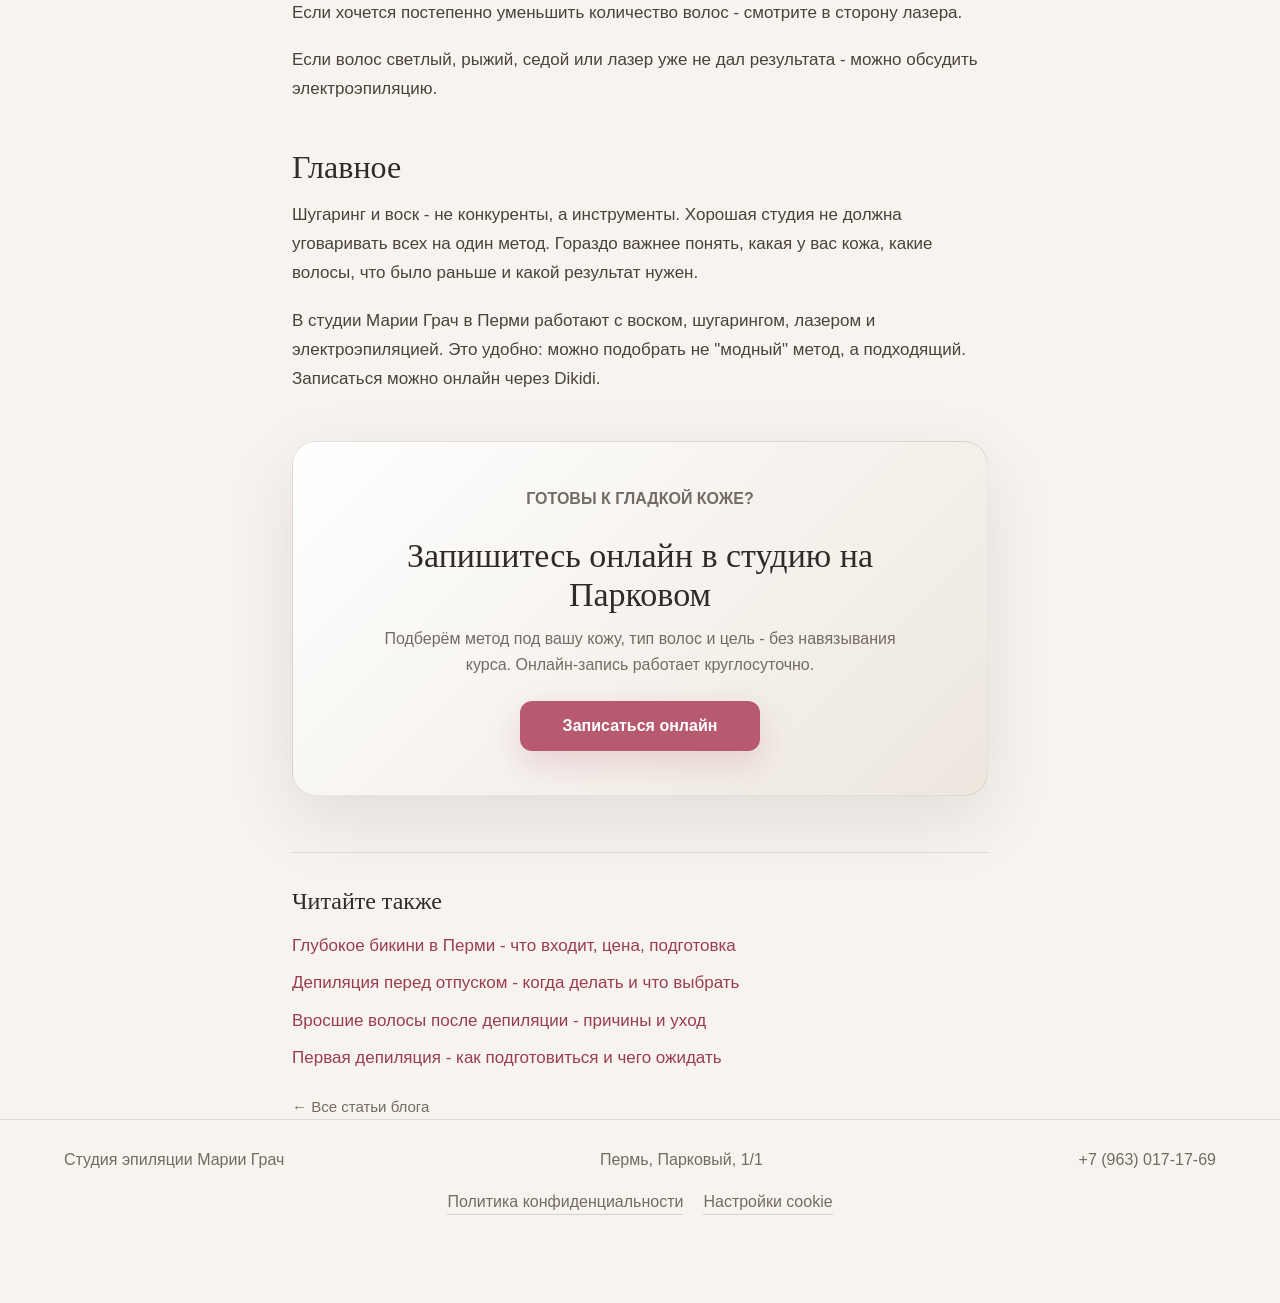
<file: blog/shugaring-ili-vosk/index.html>
<!doctype html>
<html lang="ru">
  <head>
    <meta charset="utf-8">
    <meta name="viewport" content="width=device-width, initial-scale=1">
    <title>Шугаринг или воск - что лучше для депиляции в Перми - Студия Марии Грач</title>
    <meta name="description" content="Чем шугаринг отличается от воска, что выбрать для бикини, ног и подмышек, как подготовиться и кому какой метод подходит.">
    <meta name="keywords" content="шугаринг или воск, депиляция воском Пермь, шугаринг Пермь, что лучше шугаринг или воск, депиляция бикини Пермь, воск или сахар для бикини, больно ли делать шугаринг, вросшие волосы после депиляции, уход после воска">
    <meta name="theme-color" content="#f8f3f4">
    <meta property="og:title" content="Шугаринг или воск - что лучше для депиляции в Перми">
    <meta property="og:description" content="Чем шугаринг отличается от воска, что выбрать для бикини, ног и подмышек, как подготовиться и кому какой метод подходит.">
    <meta property="og:type" content="article">
    <meta property="og:url" content="https://grach-studio.ru/blog/shugaring-ili-vosk/">
    <meta property="og:image" content="https://grach-studio.ru/assets/img/hero.jpg">
    <link rel="canonical" href="https://grach-studio.ru/blog/shugaring-ili-vosk/">
    <link rel="icon" type="image/svg+xml" href="/favicon.svg">
    <link rel="icon" href="/favicon.ico" sizes="any">
    <link rel="icon" type="image/png" sizes="32x32" href="/favicon-32.png">
    <link rel="apple-touch-icon" href="/apple-touch-icon.png">
    <link rel="stylesheet" href="/styles.css?v=20260725-1">
    <script type="application/ld+json">
{
  "@context": "https://schema.org",
  "@type": "BlogPosting",
  "headline": "Шугаринг или воск: что лучше для бикини, ног и подмышек",
  "description": "Чем шугаринг отличается от воска, что выбрать для бикини, ног и подмышек, как подготовиться и кому какой метод подходит.",
  "inLanguage": "ru-RU",
  "datePublished": "2026-07-25",
  "dateModified": "2026-07-25",
  "mainEntityOfPage": {
    "@type": "WebPage",
    "@id": "https://grach-studio.ru/blog/shugaring-ili-vosk/"
  },
  "author": {
    "@type": "Organization",
    "name": "Студия эпиляции Марии Грач"
  },
  "publisher": {
    "@type": "Organization",
    "name": "Студия эпиляции Марии Грач",
    "logo": {
      "@type": "ImageObject",
      "url": "https://grach-studio.ru/apple-touch-icon.png"
    }
  },
  "image": "https://grach-studio.ru/assets/img/hero.jpg"
}
    </script>
  </head>
  <body class="blog-page">
    <header class="site-header">
      <a class="brand" href="/" aria-label="Студия эпиляции Марии Грач">
        <span class="brand-mark">MG</span>
        <span>Мария Грач</span>
      </a>
      <nav class="nav" aria-label="Основная навигация">
        <a href="/#methods">Методы</a>
        <a href="/#price">Прайс</a>
        <a href="/#calculator">Калькулятор</a>
        <a href="/blog/">Блог</a>
        <a href="/#faq">FAQ</a>
        <a href="/#contacts">Контакты</a>
      </nav>
      <div class="header-actions" aria-label="Быстрые действия">
        <a class="header-phone" href="tel:+79630171769">+7 (963) 017-17-69</a>
        <button class="burger-btn" id="burgerBtn" aria-label="Открыть меню" aria-expanded="false">
          <span></span><span></span><span></span>
        </button>
      </div>
    </header>

    <div class="nav-overlay" id="navOverlay"></div>
    <nav class="nav-drawer" id="navDrawer" aria-label="Мобильное меню">
      <button class="nav-drawer-close" id="drawerClose" aria-label="Закрыть меню">&#x2715;</button>
      <div class="nav-drawer-links">
        <a href="/#methods" data-drawer-link>Методы</a>
        <a href="/#price" data-drawer-link>Прайс</a>
        <a href="/#calculator" data-drawer-link>Калькулятор</a>
        <a href="/blog/" data-drawer-link>Блог</a>
        <a href="/#faq" data-drawer-link>FAQ</a>
        <a href="/#contacts" data-drawer-link>Контакты</a>
      </div>
      <a class="nav-drawer-phone" href="tel:+79630171769">+7 (963) 017-17-69</a>
      <a class="nav-drawer-cta" href="https://dikidi.net/980738">Записаться онлайн</a>
    </nav>

    <main id="top">
      <article class="blog-article">
        <nav class="blog-breadcrumb" aria-label="Хлебные крошки">
          <a href="/">Главная</a> <span>/</span> <a href="/blog/">Блог</a> <span>/</span> <span>Шугаринг или воск - что лучше для депиляции в Перми</span>
        </nav>
        <p class="eyebrow">Блог студии</p>
        <h1>Шугаринг или воск: что лучше для бикини, ног и подмышек</h1>
        <div class="blog-body">
<p>Если коротко: шугаринг и воск решают одну задачу - удаляют волос с корнем и дают гладкость сразу. Но ощущения, скорость работы и поведение кожи после процедуры могут отличаться.</p>
<p>Поэтому вопрос "что лучше" не совсем правильный. Лучше для кого? Для какой зоны? После бритвы или после регулярной депиляции? Для плотных волос или мягких? Для чувствительной кожи или кожи, которая спокойно переносит любые процедуры?</p>
<p>Разберем спокойно, без мифов и без войны "сахар против воска".</p>
<h2>Что такое шугаринг</h2>
<p>Шугаринг - это депиляция сахарной пастой. Паста наносится на кожу и снимается вместе с волосками. Волос удаляется с корнем, поэтому гладкость держится дольше, чем после бритья.</p>
<p>Чаще всего шугаринг любят за то, что он:</p>
<ul>
  <li>хорошо подходит для деликатных зон;</li>
  <li>не требует высокой температуры материала;</li>
  <li>может быть комфортнее для некоторых клиентов;</li>
  <li>дополнительно убирает часть ороговевших клеток кожи;</li>
  <li>легко смывается водой.</li>
</ul>
<p>Но шугаринг - не волшебная процедура. Если волос слишком короткий, паста может не захватить его идеально. Если кожа склонна к вросшим волосам, нужен уход. Если мастер работает неправильно, раздражение возможно после любого метода.</p>
<h2>Что такое восковая депиляция</h2>
<p>Восковая депиляция - это удаление волос с помощью воска. Воск бывает разный: пленочный, горячий, теплый, полимерный. Домашние полоски из магазина и профессиональный воск в студии - это не одно и то же.</p>
<p>Воск часто выбирают, когда нужно:</p>
<ul>
  <li>быстро обработать зону;</li>
  <li>удалить плотные волосы;</li>
  <li>сделать ноги, руки, подмышки или бикини;</li>
  <li>получить гладкость сразу;</li>
  <li>не ждать, пока волосы выпадут, как после лазера.</li>
</ul>
<p>У воска есть репутация более "резкого" метода, но на практике многое зависит от материала, зоны и руки мастера. Хороший воск и правильная техника могут быть вполне комфортными.</p>
<h2>Что больнее: шугаринг или воск</h2>
<p>Ощущения индивидуальны. Одной клиентке мягче сахар, другой - воск. Иногда разница не в материале, а в зоне и состоянии волос после бритвы.</p>
<p>После регулярного бритья волос часто более плотный, жесткий, растет неравномерно. Первая депиляция может ощущаться ярче. Через несколько процедур волосы обычно становятся мягче, и процедура переносится легче.</p>
<p>На боль влияют:</p>
<ul>
  <li>длина волос;</li>
  <li>плотность роста;</li>
  <li>чувствительность кожи;</li>
  <li>день цикла;</li>
  <li>стресс перед процедурой;</li>
  <li>скорость и техника мастера;</li>
  <li>уход между визитами.</li>
</ul>
<p>Если вы сильно боитесь боли, скажите об этом до начала процедуры. Нормальный мастер подберет темп, объяснит, что будет происходить, и не будет делать вид, что "все терпят, и вы терпите".</p>
<h2>Что выбрать для зоны бикини</h2>
<p>Для бикини подходят оба метода. Выбор зависит от кожи, волос и вашего опыта.</p>
<p>Шугаринг часто выбирают для деликатной зоны, если кожа чувствительная и клиенту психологически спокойнее с сахарной пастой. Воск может быть удобен, если волос плотный и нужно быстро сделать чистую зону.</p>
<p>Для глубокого бикини важно не только "сахар или воск", а:</p>
<ul>
  <li>насколько аккуратно мастер работает;</li>
  <li>соблюдается ли гигиена;</li>
  <li>объясняет ли мастер, как расположиться;</li>
  <li>не торопит ли клиента;</li>
  <li>дает ли понятные рекомендации после процедуры.</li>
</ul>
<p>В студии Марии Грач глубокое бикини шугаринг/воск стоит от 1750 ₽ и занимает около 30 минут. Для первого визита можно начать с классического бикини, если глубокое пока кажется слишком волнительно.</p>
<h2>Что выбрать для ног</h2>
<p>Для ног чаще важны скорость и ровный результат. Здесь хорошо работают и воск, и шугаринг.</p>
<p>Воск может быть удобнее, если нужно быстро обработать большую площадь. Шугаринг иногда выбирают те, кому комфортнее именно сахарная паста или кто уже привык к этому методу.</p>
<p>Если вы собираетесь в отпуск, на фотосессию или просто хотите гладкие ноги без ежедневного бритья, депиляцию лучше делать не в день события, а за 2-4 дня. Так кожа успеет успокоиться.</p>
<h2>Что выбрать для подмышек</h2>
<p>Подмышки - небольшая, но чувствительная зона. Здесь волосы часто плотные, а кожа реагирует на трение, дезодоранты и пот.</p>
<p>Для подмышек подходят оба метода. После процедуры важно:</p>
<ul>
  <li>не наносить агрессивный дезодорант сразу;</li>
  <li>не идти в сауну и спортзал в тот же день;</li>
  <li>не тереть зону мочалкой;</li>
  <li>носить одежду, которая не натирает.</li>
</ul>
<p>Если после бритья в подмышках часто бывает раздражение, можно обсудить с мастером не только воск или шугаринг, но и лазер. Лазер постепенно уменьшает количество волос, и кожа меньше страдает от постоянной механической травмы.</p>
<h2>Когда лучше выбрать лазер вместо воска и шугаринга</h2>
<p>Шугаринг и воск дают быстрый результат, но волос все равно отрастает. Лазер работает на другую цель - не просто снять волос сейчас, а постепенно уменьшить количество волос.</p>
<p>Лазер стоит рассмотреть, если:</p>
<ul>
  <li>после бритья появляются темные точки;</li>
  <li>есть постоянное раздражение;</li>
  <li>волосы быстро отрастают;</li>
  <li>надоели вросшие волосы;</li>
  <li>хочется реже возвращаться к процедурам;</li>
  <li>волосы темные или русые, и лазер может сработать эффективно.</li>
</ul>
<p>Важный момент: перед лазером нельзя удалять волосы с корнем. Если вы делали шугаринг или воск, перед лазером нужно выдержать паузу, чтобы волос снова появился в фолликуле.</p>
<h2>Почему после депиляции появляются вросшие волосы</h2>
<p>Вросшие волосы могут появляться после любого метода удаления волос, особенно если кожа плотная, волос жесткий или есть привычка постоянно брить зону против роста.</p>
<p>Частые причины:</p>
<ul>
  <li>слишком короткий волос на процедуре;</li>
  <li>неправильный домашний уход;</li>
  <li>тесная одежда;</li>
  <li>активное трение;</li>
  <li>отсутствие мягкого отшелушивания через несколько дней после процедуры;</li>
  <li>индивидуальная склонность кожи.</li>
</ul>
<p>Здесь важна система ухода. Не нужно скрабить кожу сразу после депиляции. Обычно мягкое отшелушивание вводят позже, когда кожа уже успокоилась. Конкретные сроки лучше уточнить у мастера, потому что зона и состояние кожи бывают разными.</p>
<h2>Как подготовиться к шугарингу или воску</h2>
<p>Главное - отрастить волос до рабочей длины. Оптимально 3-5 мм. Если волос короче, процедура может пройти дольше и не дать идеально чистый результат.</p>
<p>За день-два до процедуры можно сделать мягкий уход, если кожа его нормально переносит. Но не стоит использовать агрессивные кислоты, жесткие скрабы и средства, после которых кожа краснеет.</p>
<p>В день процедуры:</p>
<ul>
  <li>не наносите масла и плотные кремы на зону;</li>
  <li>не используйте автозагар;</li>
  <li>не приходите сразу после активного загара;</li>
  <li>предупредите мастера о раздражении, лекарствах и особенностях кожи.</li>
</ul>
<p>Если вы идете впервые, не нужно готовиться как к экзамену. Достаточно прийти с нормальной длиной волос и сказать мастеру, что это первый опыт.</p>
<h2>Что нельзя делать после депиляции</h2>
<p>Первые сутки после воска или шугаринга кожа особенно чувствительна. В это время лучше не перегревать и не травмировать зону.</p>
<p>Обычно не рекомендуют:</p>
<ul>
  <li>баню и сауну;</li>
  <li>горячую ванну;</li>
  <li>солярий;</li>
  <li>бассейн;</li>
  <li>активный спорт;</li>
  <li>тесное синтетическое белье;</li>
  <li>плотные масла на обработанную зону;</li>
  <li>скрабы сразу после процедуры.</li>
</ul>
<p>Если кожа покраснела, это не всегда проблема. Легкое покраснение после удаления волос с корнем может быть нормальной реакцией. Но если есть сильное жжение, отек, гнойнички или боль, лучше написать мастеру и при необходимости обратиться к врачу.</p>
<h2>Так что все-таки лучше</h2>
<p>Если нужна быстрая гладкость здесь и сейчас - подойдут и шугаринг, и воск.</p>
<p>Если кожа чувствительная и вы боитесь резких ощущений - начните с консультации, мастер подскажет более мягкий вариант.</p>
<p>Если волос плотный и зона большая - воск может быть быстрее.</p>
<p>Если хочется постепенно уменьшить количество волос - смотрите в сторону лазера.</p>
<p>Если волос светлый, рыжий, седой или лазер уже не дал результата - можно обсудить электроэпиляцию.</p>
<h2>Главное</h2>
<p>Шугаринг и воск - не конкуренты, а инструменты. Хорошая студия не должна уговаривать всех на один метод. Гораздо важнее понять, какая у вас кожа, какие волосы, что было раньше и какой результат нужен.</p>
<p>В студии Марии Грач в Перми работают с воском, шугарингом, лазером и электроэпиляцией. Это удобно: можно подобрать не "модный" метод, а подходящий. Записаться можно онлайн через Dikidi.</p>
        </div>

      <aside class="blog-cta">
        <p class="eyebrow">Готовы к гладкой коже?</p>
        <h2>Запишитесь онлайн в студию на Парковом</h2>
        <p>Подберём метод под вашу кожу, тип волос и цель - без навязывания курса. Онлайн-запись работает круглосуточно.</p>
        <a class="button primary" href="https://dikidi.net/980738">Записаться онлайн</a>
      </aside>

        <section class="blog-related" aria-label="Читайте также">
          <h2>Читайте также</h2>
          <ul>
        <li><a href="/blog/glubokoe-bikini-perm/">Глубокое бикини в Перми - что входит, цена, подготовка</a></li>
        <li><a href="/blog/depilyaciya-pered-otpuskom/">Депиляция перед отпуском - когда делать и что выбрать</a></li>
        <li><a href="/blog/vrosshie-volosy-posle-depilyacii/">Вросшие волосы после депиляции - причины и уход</a></li>
        <li><a href="/blog/pervaya-depilyaciya/">Первая депиляция - как подготовиться и чего ожидать</a></li>
          </ul>
          <a class="blog-back" href="/blog/">← Все статьи блога</a>
        </section>
      </article>
    </main>

    <footer class="footer">
      <span>Студия эпиляции Марии Грач</span>
      <span>Пермь, Парковый, 1/1</span>
      <a href="tel:+79630171769">+7 (963) 017-17-69</a>
      <nav class="footer-legal-links" aria-label="Правовая информация">
        <a href="/privacy.html">Политика конфиденциальности</a>
        <button type="button" data-cookie-settings>Настройки cookie</button>
      </nav>
    </footer>

    <div class="mobile-bar" aria-label="Быстрая запись">
      <a href="https://dikidi.net/980738">Онлайн запись</a>
    </div>

    <div class="cookie-banner" id="cookieBanner" role="dialog" aria-label="Согласие на использование файлов cookie" hidden>
      <div class="cookie-copy">
        <strong>Файлы cookie</strong>
        <p>Используем cookies Яндекс Метрики для аналитики и улучшения сайта. <a href="/privacy.html">Подробнее</a></p>
      </div>
      <div class="cookie-actions">
        <button class="cookie-btn cookie-btn-secondary" id="cookieDecline" type="button">Отклонить</button>
        <button class="cookie-btn" id="cookieAccept" type="button">Принять</button>
      </div>
    </div>

    <script src="/site-config.js?v=20260725-1"></script>
    <script src="/script.js?v=20260725-1"></script>
  </body>
</html>
</file>
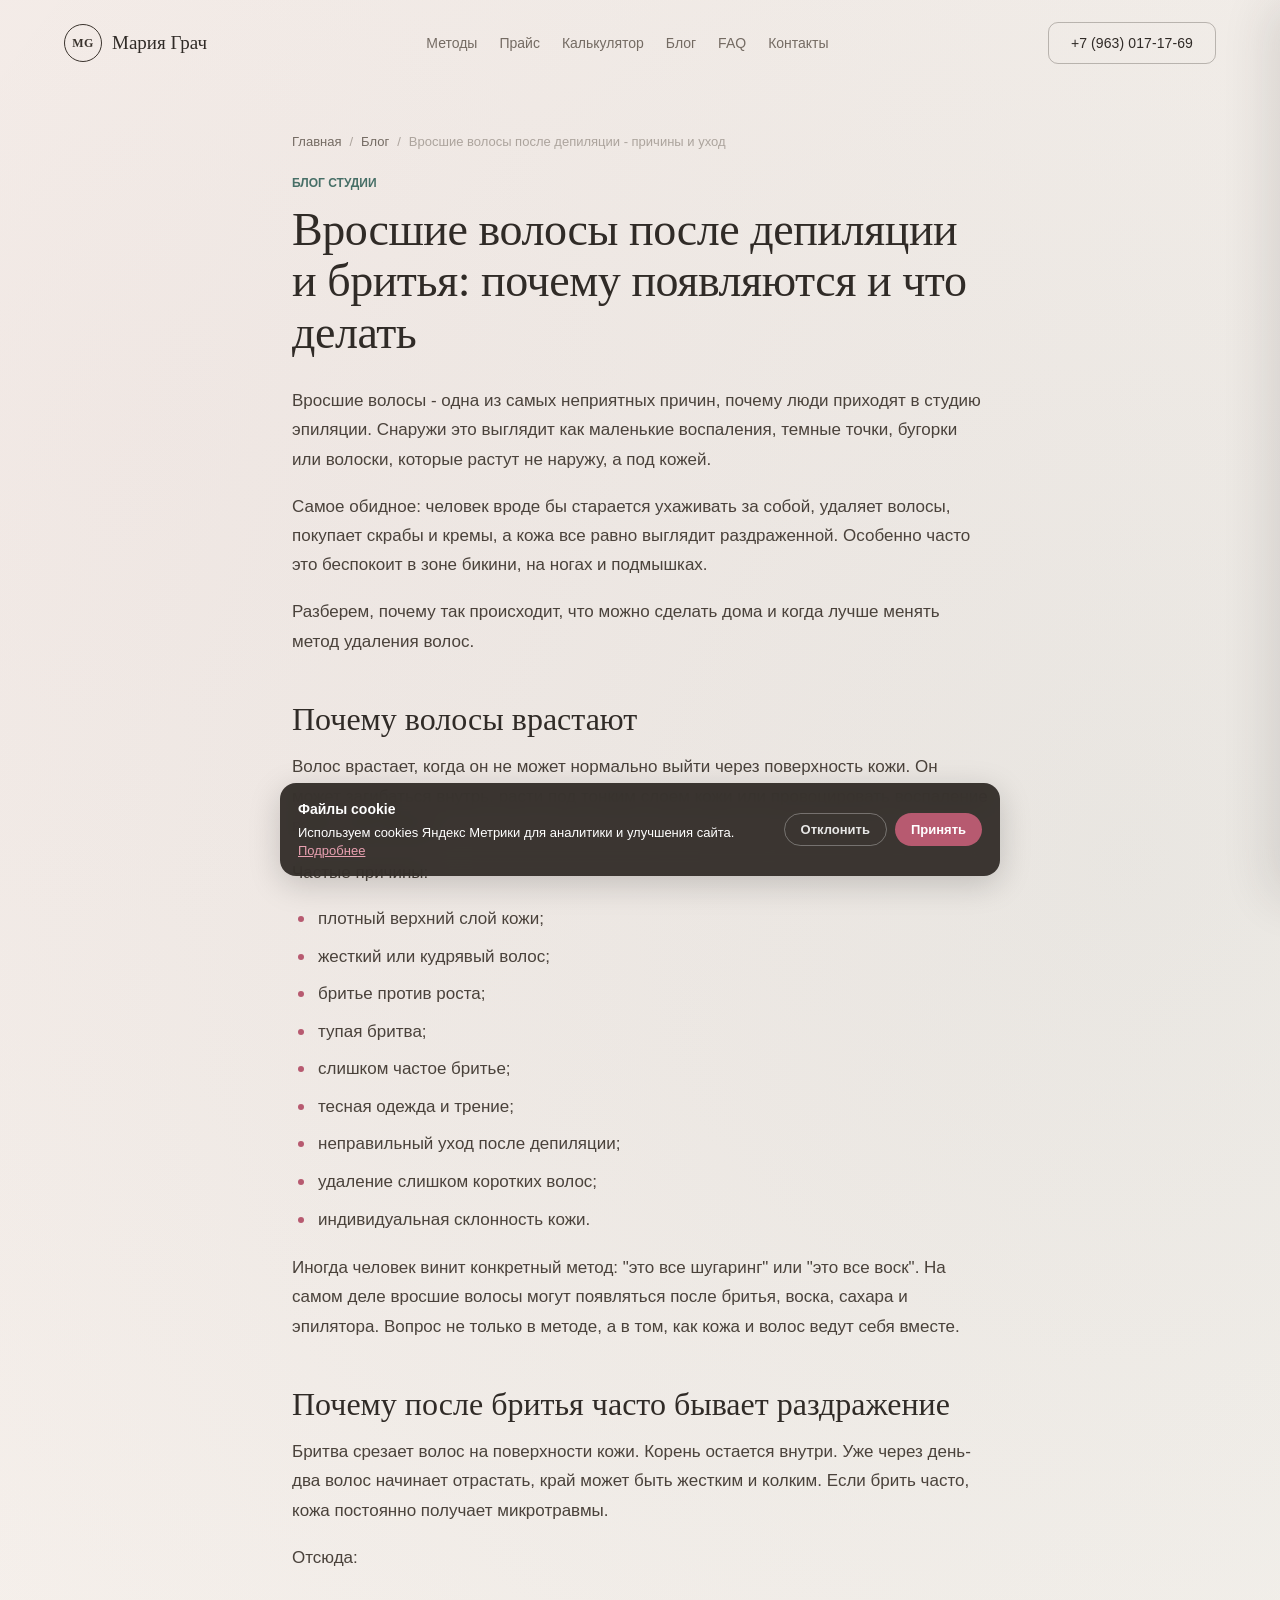
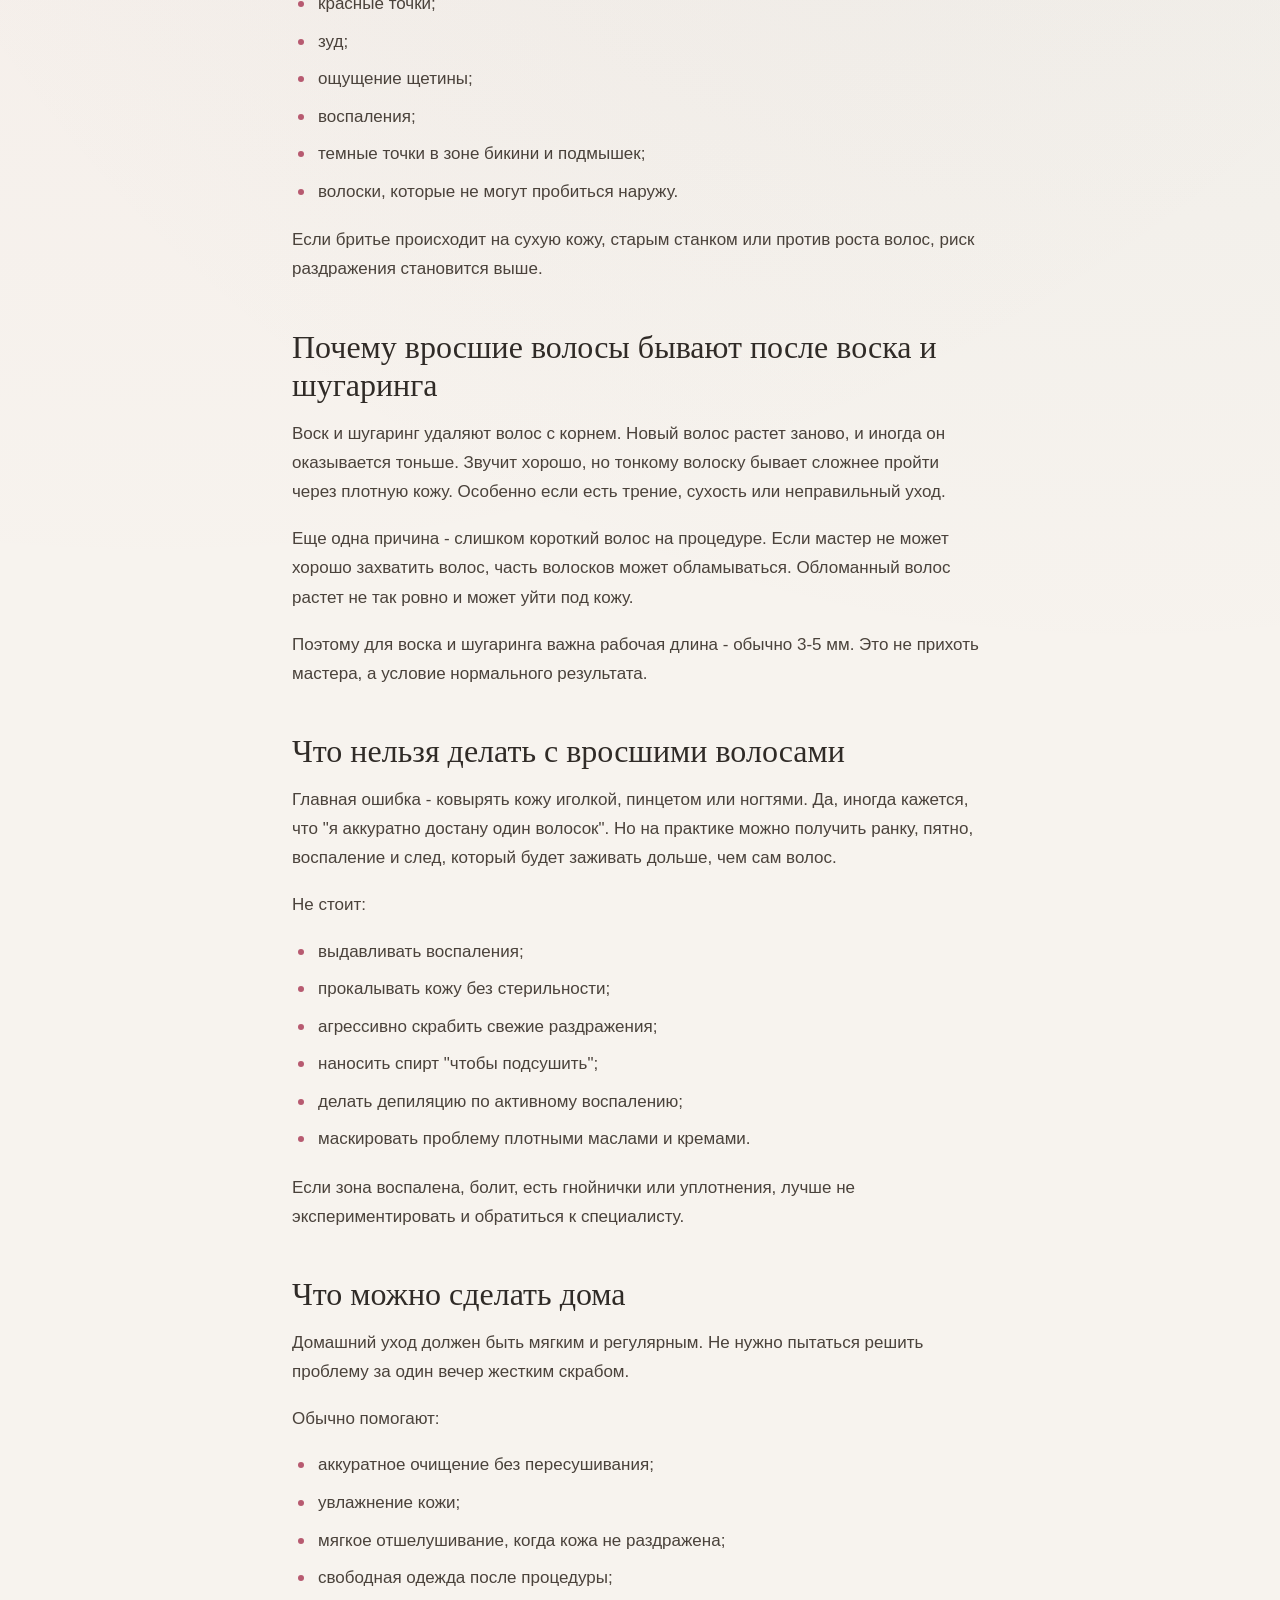
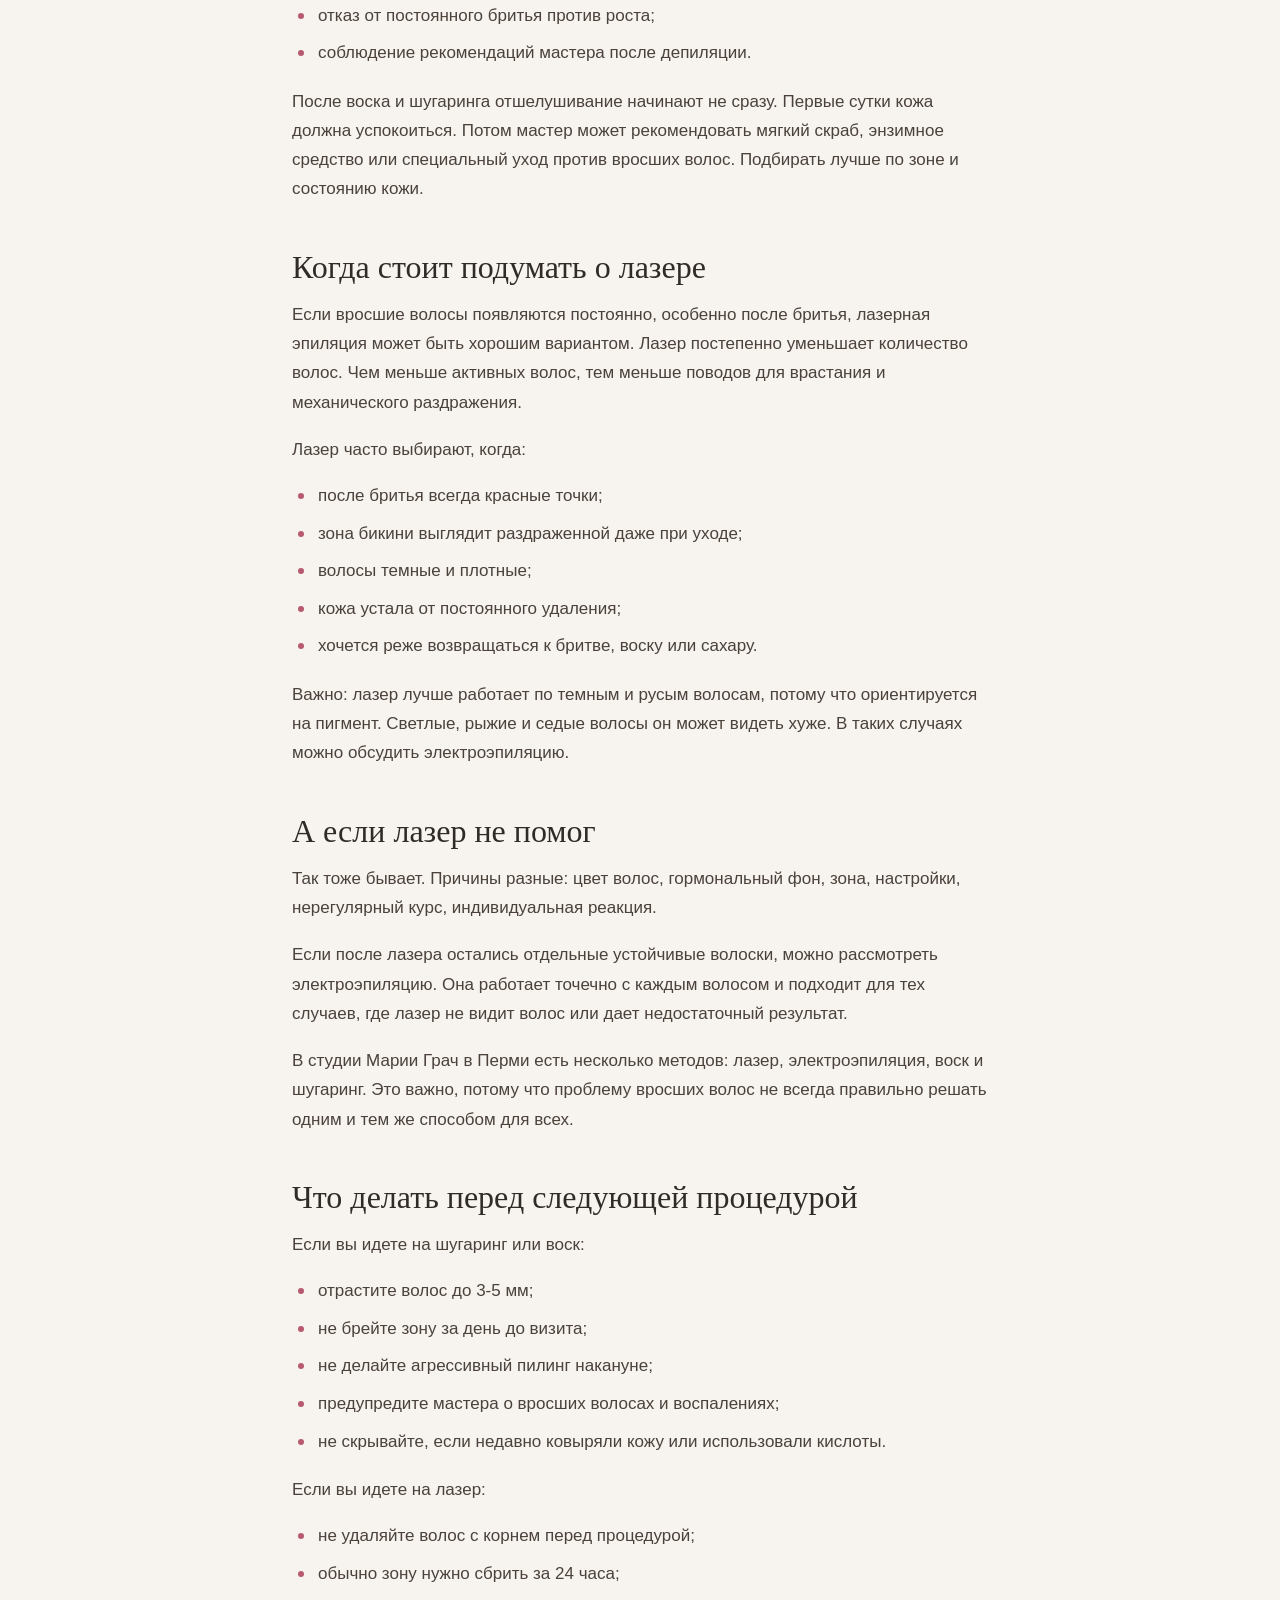
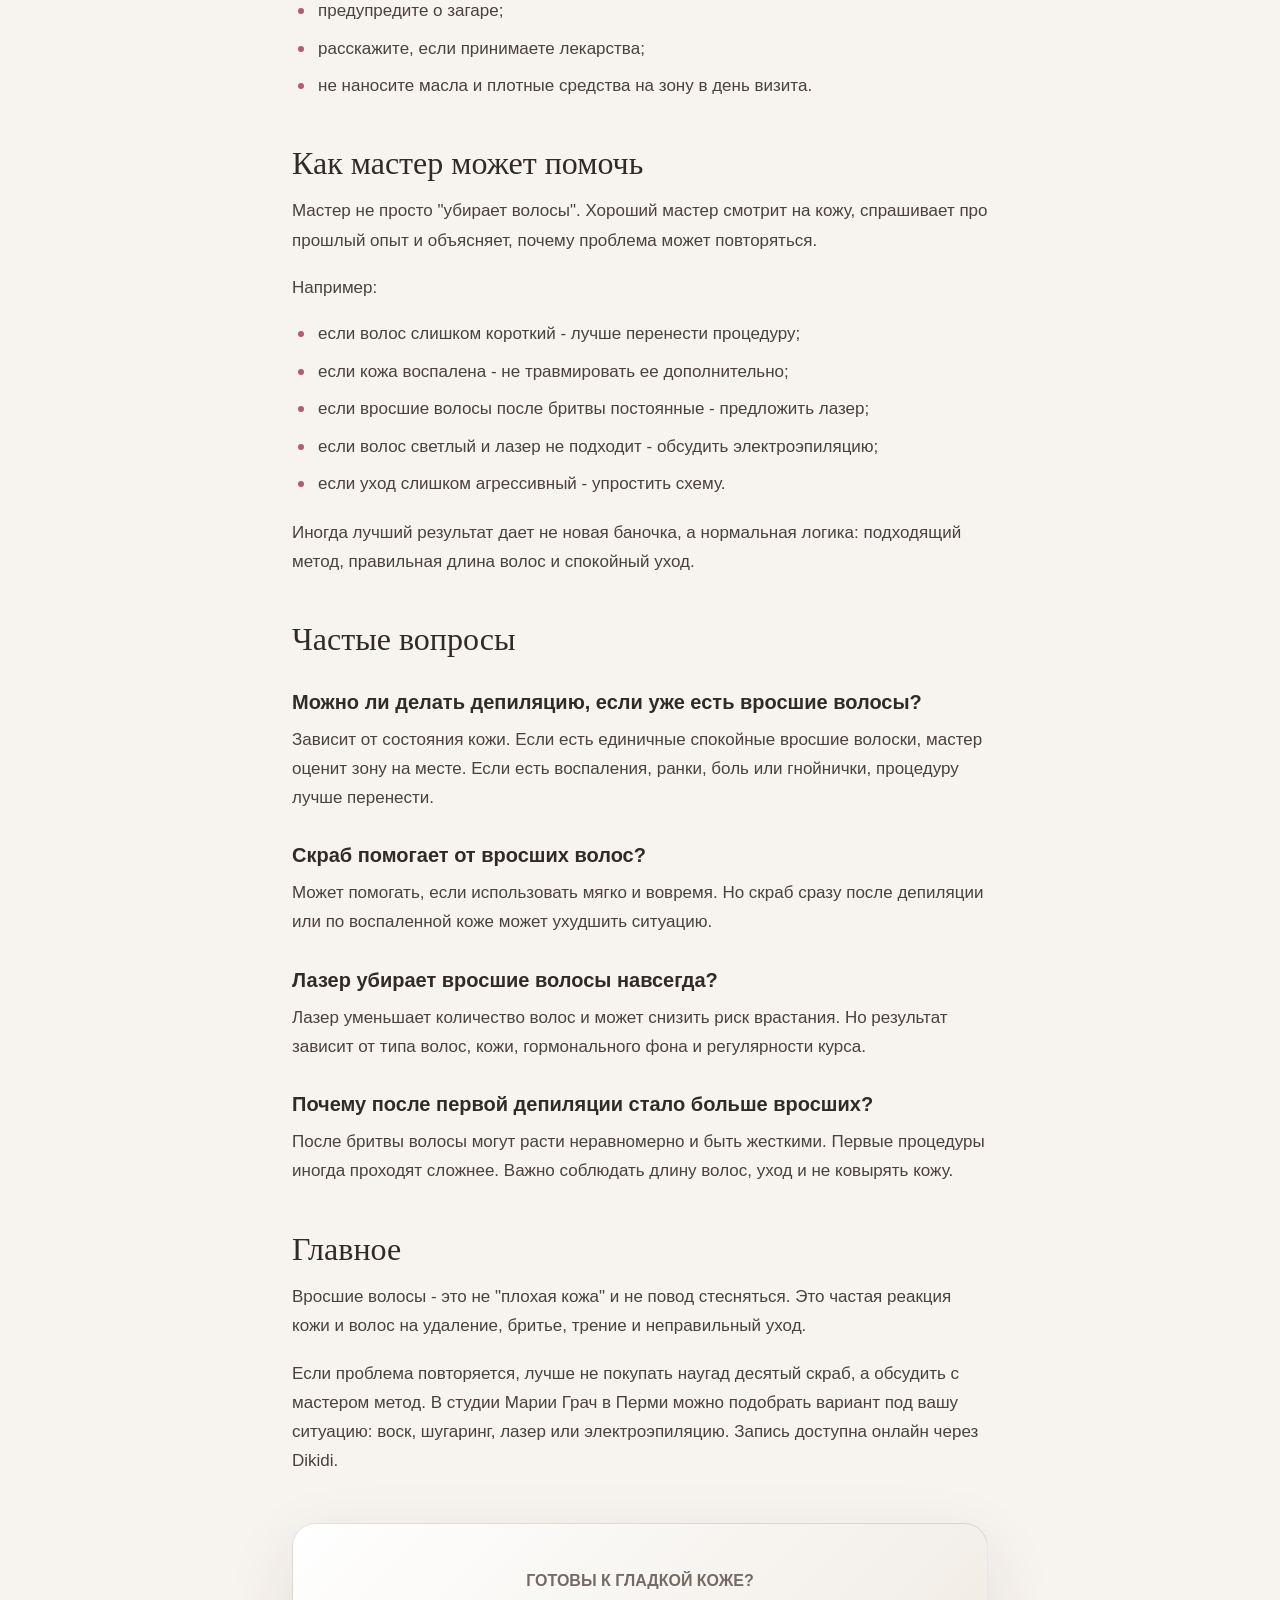
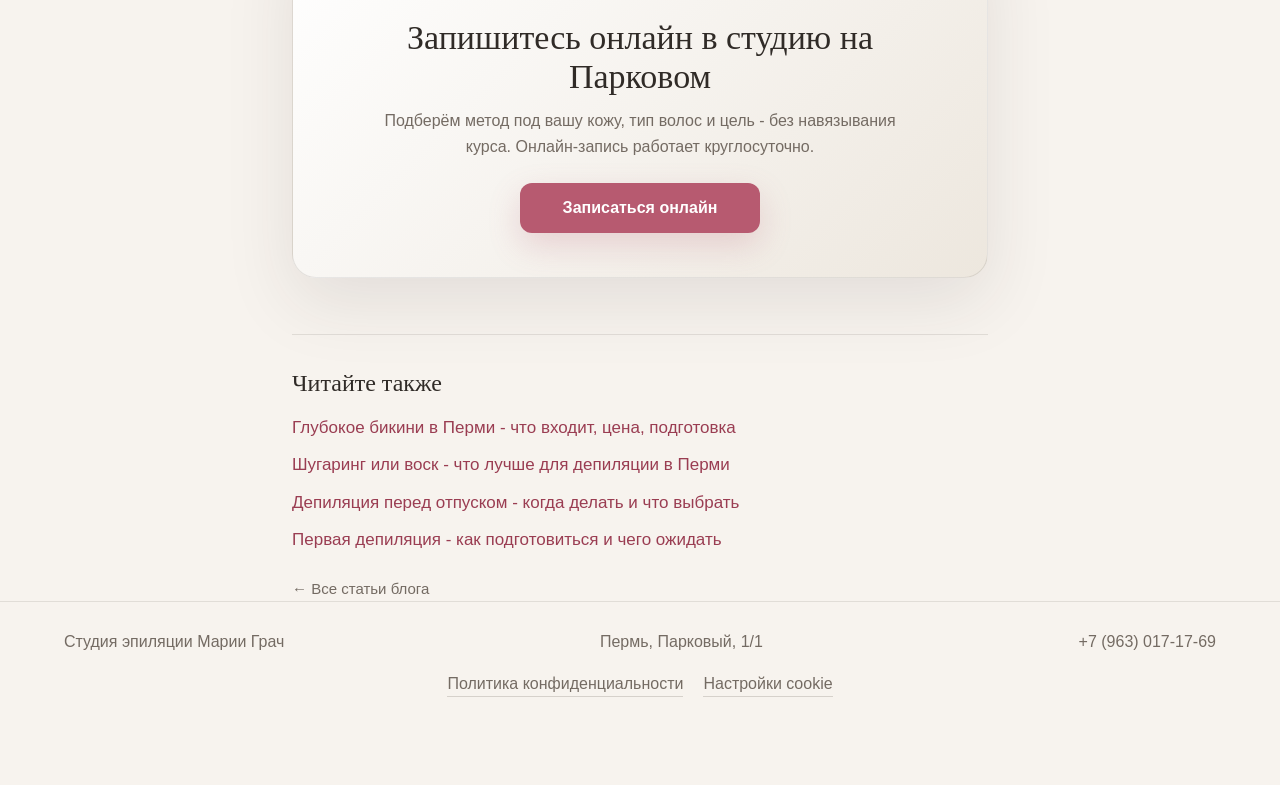
<file: blog/vrosshie-volosy-posle-depilyacii/index.html>
<!doctype html>
<html lang="ru">
  <head>
    <meta charset="utf-8">
    <meta name="viewport" content="width=device-width, initial-scale=1">
    <title>Вросшие волосы после депиляции - причины и уход - Студия Марии Грач</title>
    <meta name="description" content="Почему появляются вросшие волосы после бритья, воска и шугаринга, как ухаживать за кожей и когда лучше выбрать лазер или электроэпиляцию.">
    <meta name="keywords" content="вросшие волосы после депиляции, вросшие волосы после шугаринга, раздражение после бритья, как убрать вросшие волосы, депиляция без вросших волос, вросшие волосы бикини, уход после депиляции, лазер от вросших волос, что делать после воска">
    <meta name="theme-color" content="#f8f3f4">
    <meta property="og:title" content="Вросшие волосы после депиляции - причины и уход">
    <meta property="og:description" content="Почему появляются вросшие волосы после бритья, воска и шугаринга, как ухаживать за кожей и когда лучше выбрать лазер или электроэпиляцию.">
    <meta property="og:type" content="article">
    <meta property="og:url" content="https://grach-studio.ru/blog/vrosshie-volosy-posle-depilyacii/">
    <meta property="og:image" content="https://grach-studio.ru/assets/img/hero.jpg">
    <link rel="canonical" href="https://grach-studio.ru/blog/vrosshie-volosy-posle-depilyacii/">
    <link rel="icon" type="image/svg+xml" href="/favicon.svg">
    <link rel="icon" href="/favicon.ico" sizes="any">
    <link rel="icon" type="image/png" sizes="32x32" href="/favicon-32.png">
    <link rel="apple-touch-icon" href="/apple-touch-icon.png">
    <link rel="stylesheet" href="/styles.css?v=20260725-1">
    <script type="application/ld+json">
{
  "@context": "https://schema.org",
  "@type": "BlogPosting",
  "headline": "Вросшие волосы после депиляции и бритья: почему появляются и что делать",
  "description": "Почему появляются вросшие волосы после бритья, воска и шугаринга, как ухаживать за кожей и когда лучше выбрать лазер или электроэпиляцию.",
  "inLanguage": "ru-RU",
  "datePublished": "2026-07-25",
  "dateModified": "2026-07-25",
  "mainEntityOfPage": {
    "@type": "WebPage",
    "@id": "https://grach-studio.ru/blog/vrosshie-volosy-posle-depilyacii/"
  },
  "author": {
    "@type": "Organization",
    "name": "Студия эпиляции Марии Грач"
  },
  "publisher": {
    "@type": "Organization",
    "name": "Студия эпиляции Марии Грач",
    "logo": {
      "@type": "ImageObject",
      "url": "https://grach-studio.ru/apple-touch-icon.png"
    }
  },
  "image": "https://grach-studio.ru/assets/img/hero.jpg"
}
    </script>
  </head>
  <body class="blog-page">
    <header class="site-header">
      <a class="brand" href="/" aria-label="Студия эпиляции Марии Грач">
        <span class="brand-mark">MG</span>
        <span>Мария Грач</span>
      </a>
      <nav class="nav" aria-label="Основная навигация">
        <a href="/#methods">Методы</a>
        <a href="/#price">Прайс</a>
        <a href="/#calculator">Калькулятор</a>
        <a href="/blog/">Блог</a>
        <a href="/#faq">FAQ</a>
        <a href="/#contacts">Контакты</a>
      </nav>
      <div class="header-actions" aria-label="Быстрые действия">
        <a class="header-phone" href="tel:+79630171769">+7 (963) 017-17-69</a>
        <button class="burger-btn" id="burgerBtn" aria-label="Открыть меню" aria-expanded="false">
          <span></span><span></span><span></span>
        </button>
      </div>
    </header>

    <div class="nav-overlay" id="navOverlay"></div>
    <nav class="nav-drawer" id="navDrawer" aria-label="Мобильное меню">
      <button class="nav-drawer-close" id="drawerClose" aria-label="Закрыть меню">&#x2715;</button>
      <div class="nav-drawer-links">
        <a href="/#methods" data-drawer-link>Методы</a>
        <a href="/#price" data-drawer-link>Прайс</a>
        <a href="/#calculator" data-drawer-link>Калькулятор</a>
        <a href="/blog/" data-drawer-link>Блог</a>
        <a href="/#faq" data-drawer-link>FAQ</a>
        <a href="/#contacts" data-drawer-link>Контакты</a>
      </div>
      <a class="nav-drawer-phone" href="tel:+79630171769">+7 (963) 017-17-69</a>
      <a class="nav-drawer-cta" href="https://dikidi.net/980738">Записаться онлайн</a>
    </nav>

    <main id="top">
      <article class="blog-article">
        <nav class="blog-breadcrumb" aria-label="Хлебные крошки">
          <a href="/">Главная</a> <span>/</span> <a href="/blog/">Блог</a> <span>/</span> <span>Вросшие волосы после депиляции - причины и уход</span>
        </nav>
        <p class="eyebrow">Блог студии</p>
        <h1>Вросшие волосы после депиляции и бритья: почему появляются и что делать</h1>
        <div class="blog-body">
<p>Вросшие волосы - одна из самых неприятных причин, почему люди приходят в студию эпиляции. Снаружи это выглядит как маленькие воспаления, темные точки, бугорки или волоски, которые растут не наружу, а под кожей.</p>
<p>Самое обидное: человек вроде бы старается ухаживать за собой, удаляет волосы, покупает скрабы и кремы, а кожа все равно выглядит раздраженной. Особенно часто это беспокоит в зоне бикини, на ногах и подмышках.</p>
<p>Разберем, почему так происходит, что можно сделать дома и когда лучше менять метод удаления волос.</p>
<h2>Почему волосы врастают</h2>
<p>Волос врастает, когда он не может нормально выйти через поверхность кожи. Он может загибаться внутрь, расти под тонким слоем кожи или провоцировать воспаление вокруг фолликула.</p>
<p>Частые причины:</p>
<ul>
  <li>плотный верхний слой кожи;</li>
  <li>жесткий или кудрявый волос;</li>
  <li>бритье против роста;</li>
  <li>тупая бритва;</li>
  <li>слишком частое бритье;</li>
  <li>тесная одежда и трение;</li>
  <li>неправильный уход после депиляции;</li>
  <li>удаление слишком коротких волос;</li>
  <li>индивидуальная склонность кожи.</li>
</ul>
<p>Иногда человек винит конкретный метод: "это все шугаринг" или "это все воск". На самом деле вросшие волосы могут появляться после бритья, воска, сахара и эпилятора. Вопрос не только в методе, а в том, как кожа и волос ведут себя вместе.</p>
<h2>Почему после бритья часто бывает раздражение</h2>
<p>Бритва срезает волос на поверхности кожи. Корень остается внутри. Уже через день-два волос начинает отрастать, край может быть жестким и колким. Если брить часто, кожа постоянно получает микротравмы.</p>
<p>Отсюда:</p>
<ul>
  <li>красные точки;</li>
  <li>зуд;</li>
  <li>ощущение щетины;</li>
  <li>воспаления;</li>
  <li>темные точки в зоне бикини и подмышек;</li>
  <li>волоски, которые не могут пробиться наружу.</li>
</ul>
<p>Если бритье происходит на сухую кожу, старым станком или против роста волос, риск раздражения становится выше.</p>
<h2>Почему вросшие волосы бывают после воска и шугаринга</h2>
<p>Воск и шугаринг удаляют волос с корнем. Новый волос растет заново, и иногда он оказывается тоньше. Звучит хорошо, но тонкому волоску бывает сложнее пройти через плотную кожу. Особенно если есть трение, сухость или неправильный уход.</p>
<p>Еще одна причина - слишком короткий волос на процедуре. Если мастер не может хорошо захватить волос, часть волосков может обламываться. Обломанный волос растет не так ровно и может уйти под кожу.</p>
<p>Поэтому для воска и шугаринга важна рабочая длина - обычно 3-5 мм. Это не прихоть мастера, а условие нормального результата.</p>
<h2>Что нельзя делать с вросшими волосами</h2>
<p>Главная ошибка - ковырять кожу иголкой, пинцетом или ногтями. Да, иногда кажется, что "я аккуратно достану один волосок". Но на практике можно получить ранку, пятно, воспаление и след, который будет заживать дольше, чем сам волос.</p>
<p>Не стоит:</p>
<ul>
  <li>выдавливать воспаления;</li>
  <li>прокалывать кожу без стерильности;</li>
  <li>агрессивно скрабить свежие раздражения;</li>
  <li>наносить спирт "чтобы подсушить";</li>
  <li>делать депиляцию по активному воспалению;</li>
  <li>маскировать проблему плотными маслами и кремами.</li>
</ul>
<p>Если зона воспалена, болит, есть гнойнички или уплотнения, лучше не экспериментировать и обратиться к специалисту.</p>
<h2>Что можно сделать дома</h2>
<p>Домашний уход должен быть мягким и регулярным. Не нужно пытаться решить проблему за один вечер жестким скрабом.</p>
<p>Обычно помогают:</p>
<ul>
  <li>аккуратное очищение без пересушивания;</li>
  <li>увлажнение кожи;</li>
  <li>мягкое отшелушивание, когда кожа не раздражена;</li>
  <li>свободная одежда после процедуры;</li>
  <li>отказ от постоянного бритья против роста;</li>
  <li>соблюдение рекомендаций мастера после депиляции.</li>
</ul>
<p>После воска и шугаринга отшелушивание начинают не сразу. Первые сутки кожа должна успокоиться. Потом мастер может рекомендовать мягкий скраб, энзимное средство или специальный уход против вросших волос. Подбирать лучше по зоне и состоянию кожи.</p>
<h2>Когда стоит подумать о лазере</h2>
<p>Если вросшие волосы появляются постоянно, особенно после бритья, лазерная эпиляция может быть хорошим вариантом. Лазер постепенно уменьшает количество волос. Чем меньше активных волос, тем меньше поводов для врастания и механического раздражения.</p>
<p>Лазер часто выбирают, когда:</p>
<ul>
  <li>после бритья всегда красные точки;</li>
  <li>зона бикини выглядит раздраженной даже при уходе;</li>
  <li>волосы темные и плотные;</li>
  <li>кожа устала от постоянного удаления;</li>
  <li>хочется реже возвращаться к бритве, воску или сахару.</li>
</ul>
<p>Важно: лазер лучше работает по темным и русым волосам, потому что ориентируется на пигмент. Светлые, рыжие и седые волосы он может видеть хуже. В таких случаях можно обсудить электроэпиляцию.</p>
<h2>А если лазер не помог</h2>
<p>Так тоже бывает. Причины разные: цвет волос, гормональный фон, зона, настройки, нерегулярный курс, индивидуальная реакция.</p>
<p>Если после лазера остались отдельные устойчивые волоски, можно рассмотреть электроэпиляцию. Она работает точечно с каждым волосом и подходит для тех случаев, где лазер не видит волос или дает недостаточный результат.</p>
<p>В студии Марии Грач в Перми есть несколько методов: лазер, электроэпиляция, воск и шугаринг. Это важно, потому что проблему вросших волос не всегда правильно решать одним и тем же способом для всех.</p>
<h2>Что делать перед следующей процедурой</h2>
<p>Если вы идете на шугаринг или воск:</p>
<ul>
  <li>отрастите волос до 3-5 мм;</li>
  <li>не брейте зону за день до визита;</li>
  <li>не делайте агрессивный пилинг накануне;</li>
  <li>предупредите мастера о вросших волосах и воспалениях;</li>
  <li>не скрывайте, если недавно ковыряли кожу или использовали кислоты.</li>
</ul>
<p>Если вы идете на лазер:</p>
<ul>
  <li>не удаляйте волос с корнем перед процедурой;</li>
  <li>обычно зону нужно сбрить за 24 часа;</li>
  <li>предупредите о загаре;</li>
  <li>расскажите, если принимаете лекарства;</li>
  <li>не наносите масла и плотные средства на зону в день визита.</li>
</ul>
<h2>Как мастер может помочь</h2>
<p>Мастер не просто "убирает волосы". Хороший мастер смотрит на кожу, спрашивает про прошлый опыт и объясняет, почему проблема может повторяться.</p>
<p>Например:</p>
<ul>
  <li>если волос слишком короткий - лучше перенести процедуру;</li>
  <li>если кожа воспалена - не травмировать ее дополнительно;</li>
  <li>если вросшие волосы после бритвы постоянные - предложить лазер;</li>
  <li>если волос светлый и лазер не подходит - обсудить электроэпиляцию;</li>
  <li>если уход слишком агрессивный - упростить схему.</li>
</ul>
<p>Иногда лучший результат дает не новая баночка, а нормальная логика: подходящий метод, правильная длина волос и спокойный уход.</p>
<h2>Частые вопросы</h2>
<h3>Можно ли делать депиляцию, если уже есть вросшие волосы?</h3>
<p>Зависит от состояния кожи. Если есть единичные спокойные вросшие волоски, мастер оценит зону на месте. Если есть воспаления, ранки, боль или гнойнички, процедуру лучше перенести.</p>
<h3>Скраб помогает от вросших волос?</h3>
<p>Может помогать, если использовать мягко и вовремя. Но скраб сразу после депиляции или по воспаленной коже может ухудшить ситуацию.</p>
<h3>Лазер убирает вросшие волосы навсегда?</h3>
<p>Лазер уменьшает количество волос и может снизить риск врастания. Но результат зависит от типа волос, кожи, гормонального фона и регулярности курса.</p>
<h3>Почему после первой депиляции стало больше вросших?</h3>
<p>После бритвы волосы могут расти неравномерно и быть жесткими. Первые процедуры иногда проходят сложнее. Важно соблюдать длину волос, уход и не ковырять кожу.</p>
<h2>Главное</h2>
<p>Вросшие волосы - это не "плохая кожа" и не повод стесняться. Это частая реакция кожи и волос на удаление, бритье, трение и неправильный уход.</p>
<p>Если проблема повторяется, лучше не покупать наугад десятый скраб, а обсудить с мастером метод. В студии Марии Грач в Перми можно подобрать вариант под вашу ситуацию: воск, шугаринг, лазер или электроэпиляцию. Запись доступна онлайн через Dikidi.</p>
        </div>

      <aside class="blog-cta">
        <p class="eyebrow">Готовы к гладкой коже?</p>
        <h2>Запишитесь онлайн в студию на Парковом</h2>
        <p>Подберём метод под вашу кожу, тип волос и цель - без навязывания курса. Онлайн-запись работает круглосуточно.</p>
        <a class="button primary" href="https://dikidi.net/980738">Записаться онлайн</a>
      </aside>

        <section class="blog-related" aria-label="Читайте также">
          <h2>Читайте также</h2>
          <ul>
        <li><a href="/blog/glubokoe-bikini-perm/">Глубокое бикини в Перми - что входит, цена, подготовка</a></li>
        <li><a href="/blog/shugaring-ili-vosk/">Шугаринг или воск - что лучше для депиляции в Перми</a></li>
        <li><a href="/blog/depilyaciya-pered-otpuskom/">Депиляция перед отпуском - когда делать и что выбрать</a></li>
        <li><a href="/blog/pervaya-depilyaciya/">Первая депиляция - как подготовиться и чего ожидать</a></li>
          </ul>
          <a class="blog-back" href="/blog/">← Все статьи блога</a>
        </section>
      </article>
    </main>

    <footer class="footer">
      <span>Студия эпиляции Марии Грач</span>
      <span>Пермь, Парковый, 1/1</span>
      <a href="tel:+79630171769">+7 (963) 017-17-69</a>
      <nav class="footer-legal-links" aria-label="Правовая информация">
        <a href="/privacy.html">Политика конфиденциальности</a>
        <button type="button" data-cookie-settings>Настройки cookie</button>
      </nav>
    </footer>

    <div class="mobile-bar" aria-label="Быстрая запись">
      <a href="https://dikidi.net/980738">Онлайн запись</a>
    </div>

    <div class="cookie-banner" id="cookieBanner" role="dialog" aria-label="Согласие на использование файлов cookie" hidden>
      <div class="cookie-copy">
        <strong>Файлы cookie</strong>
        <p>Используем cookies Яндекс Метрики для аналитики и улучшения сайта. <a href="/privacy.html">Подробнее</a></p>
      </div>
      <div class="cookie-actions">
        <button class="cookie-btn cookie-btn-secondary" id="cookieDecline" type="button">Отклонить</button>
        <button class="cookie-btn" id="cookieAccept" type="button">Принять</button>
      </div>
    </div>

    <script src="/site-config.js?v=20260725-1"></script>
    <script src="/script.js?v=20260725-1"></script>
  </body>
</html>
</file>
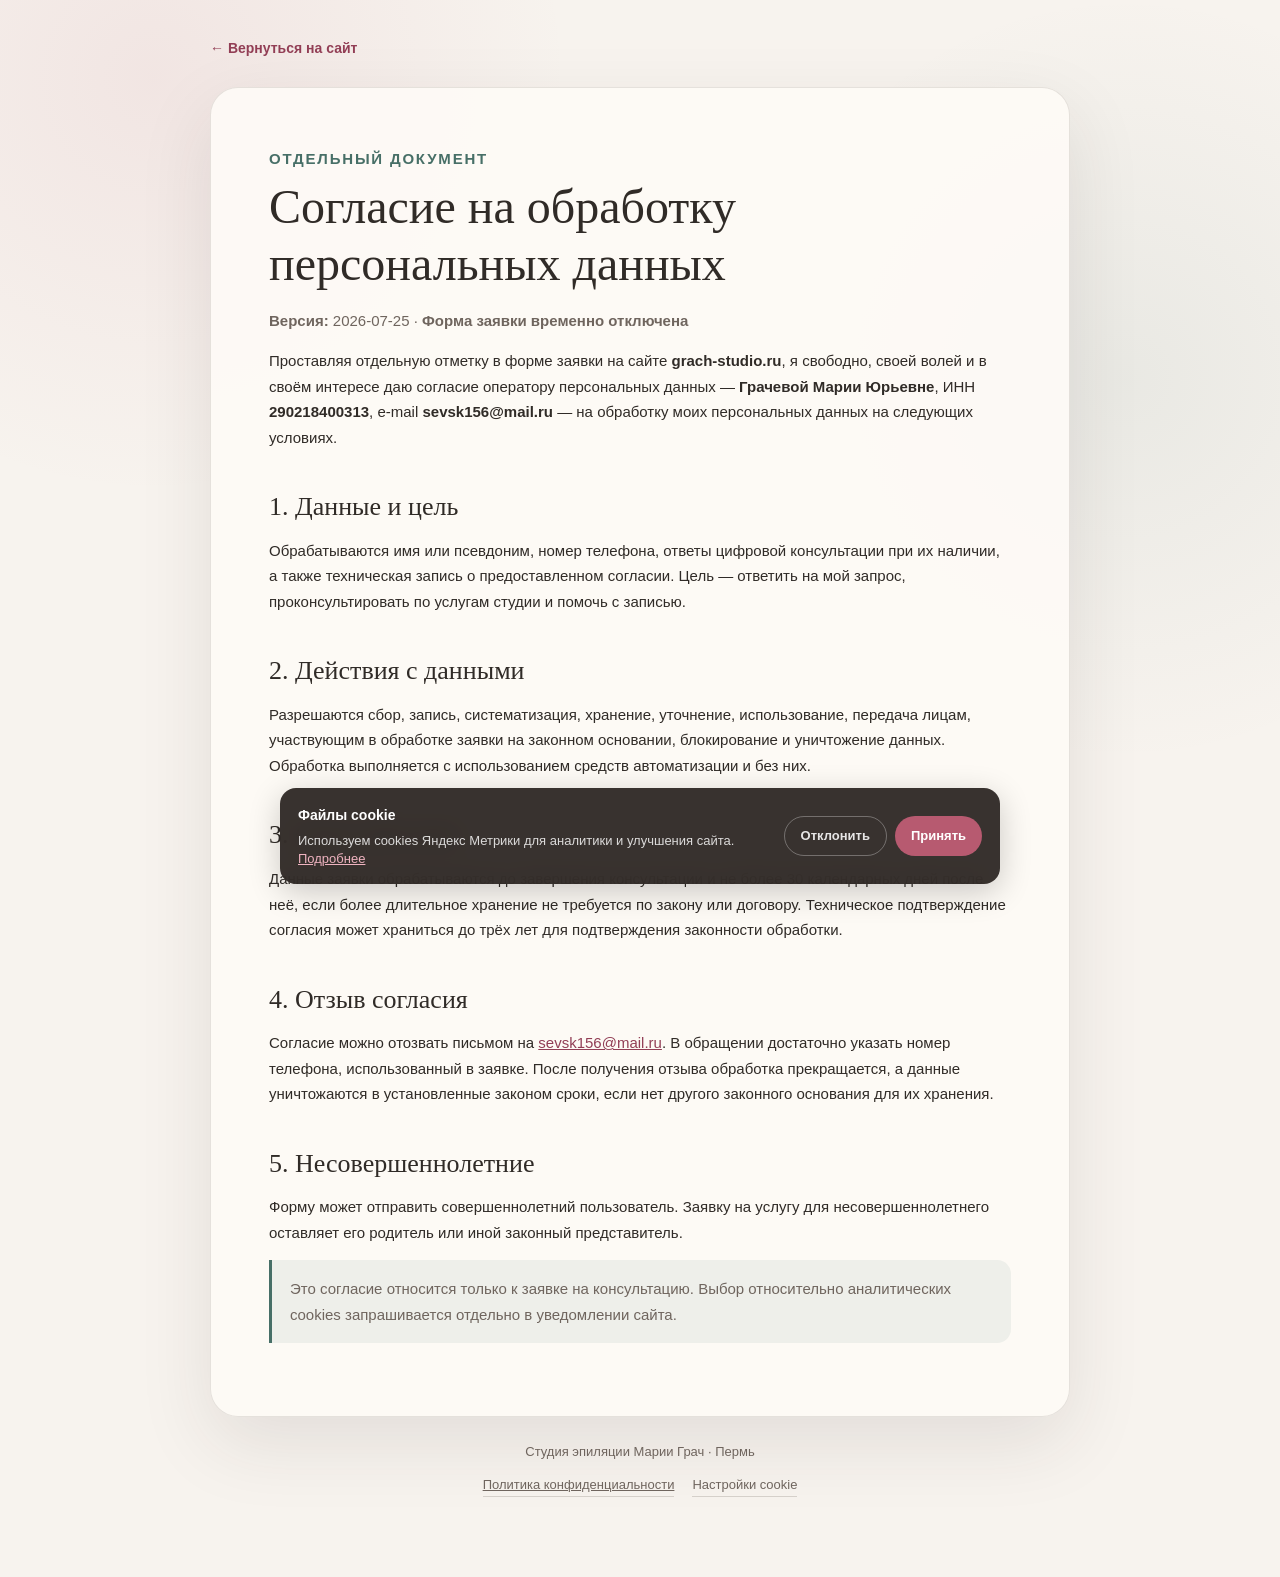
<file: consent.html>
<!doctype html>
<html lang="ru">
  <head>
    <meta charset="utf-8">
    <meta name="viewport" content="width=device-width, initial-scale=1">
    <title>Согласие на обработку персональных данных — Студия Марии Грач</title>
    <meta name="description" content="Согласие на обработку персональных данных при отправке заявки на сайте студии Марии Грач.">
    <meta name="robots" content="noindex,follow">
    <meta name="theme-color" content="#f8f3f4">
    <link rel="canonical" href="https://grach-studio.ru/consent.html">
    <link rel="icon" type="image/svg+xml" href="/favicon.svg">
    <link rel="stylesheet" href="/legal.css?v=20260725-1">
  </head>
  <body class="legal-page">
    <main class="legal-shell">
      <a class="legal-back" href="/#consultation">← Вернуться на сайт</a>
      <article class="legal-card">
        <p class="legal-kicker">Отдельный документ</p>
        <h1>Согласие на обработку персональных данных</h1>
        <p class="legal-meta"><b>Версия:</b> 2026-07-25 · <b>Форма заявки временно отключена</b></p>

        <p>
          Проставляя отдельную отметку в форме заявки на сайте <b>grach-studio.ru</b>, я свободно, своей волей
          и в своём интересе даю согласие оператору персональных данных — <b>Грачевой Марии Юрьевне</b>,
          ИНН <b>290218400313</b>, e-mail <b>sevsk156@mail.ru</b> — на обработку моих персональных данных
          на следующих условиях.
        </p>

        <h2>1. Данные и цель</h2>
        <p>
          Обрабатываются имя или псевдоним, номер телефона, ответы цифровой консультации при их наличии,
          а также техническая запись о предоставленном согласии. Цель — ответить на мой запрос,
          проконсультировать по услугам студии и помочь с записью.
        </p>

        <h2>2. Действия с данными</h2>
        <p>
          Разрешаются сбор, запись, систематизация, хранение, уточнение, использование, передача лицам,
          участвующим в обработке заявки на законном основании, блокирование и уничтожение данных.
          Обработка выполняется с использованием средств автоматизации и без них.
        </p>

        <h2>3. Срок действия</h2>
        <p>
          Данные заявки обрабатываются до завершения консультации и не более 30 календарных дней после неё,
          если более длительное хранение не требуется по закону или договору. Техническое подтверждение
          согласия может храниться до трёх лет для подтверждения законности обработки.
        </p>

        <h2>4. Отзыв согласия</h2>
        <p>
          Согласие можно отозвать письмом на <a href="mailto:sevsk156@mail.ru">sevsk156@mail.ru</a>.
          В обращении достаточно указать номер телефона, использованный в заявке. После получения отзыва
          обработка прекращается, а данные уничтожаются в установленные законом сроки, если нет другого
          законного основания для их хранения.
        </p>

        <h2>5. Несовершеннолетние</h2>
        <p>
          Форму может отправить совершеннолетний пользователь. Заявку на услугу для несовершеннолетнего
          оставляет его родитель или иной законный представитель.
        </p>

        <p class="legal-note">
          Это согласие относится только к заявке на консультацию. Выбор относительно аналитических cookies
          запрашивается отдельно в уведомлении сайта.
        </p>
      </article>
      <footer class="legal-footer">
        <span>Студия эпиляции Марии Грач · Пермь</span>
        <nav class="legal-footer-links" aria-label="Правовая информация">
          <a href="/privacy.html">Политика конфиденциальности</a>
          <button type="button" data-cookie-settings>Настройки cookie</button>
        </nav>
      </footer>
    </main>
    <div class="cookie-banner" id="cookieBanner" role="dialog" aria-label="Согласие на использование файлов cookie" hidden>
      <div class="cookie-copy">
        <strong>Файлы cookie</strong>
        <p>Используем cookies Яндекс Метрики для аналитики и улучшения сайта. <a href="/privacy.html">Подробнее</a></p>
      </div>
      <div class="cookie-actions">
        <button class="cookie-btn cookie-btn-secondary" id="cookieDecline" type="button">Отклонить</button>
        <button class="cookie-btn" id="cookieAccept" type="button">Принять</button>
      </div>
    </div>
    <script src="/site-config.js?v=20260725-1"></script>
    <script src="/script.js?v=20260725-1"></script>
  </body>
</html>
</file>
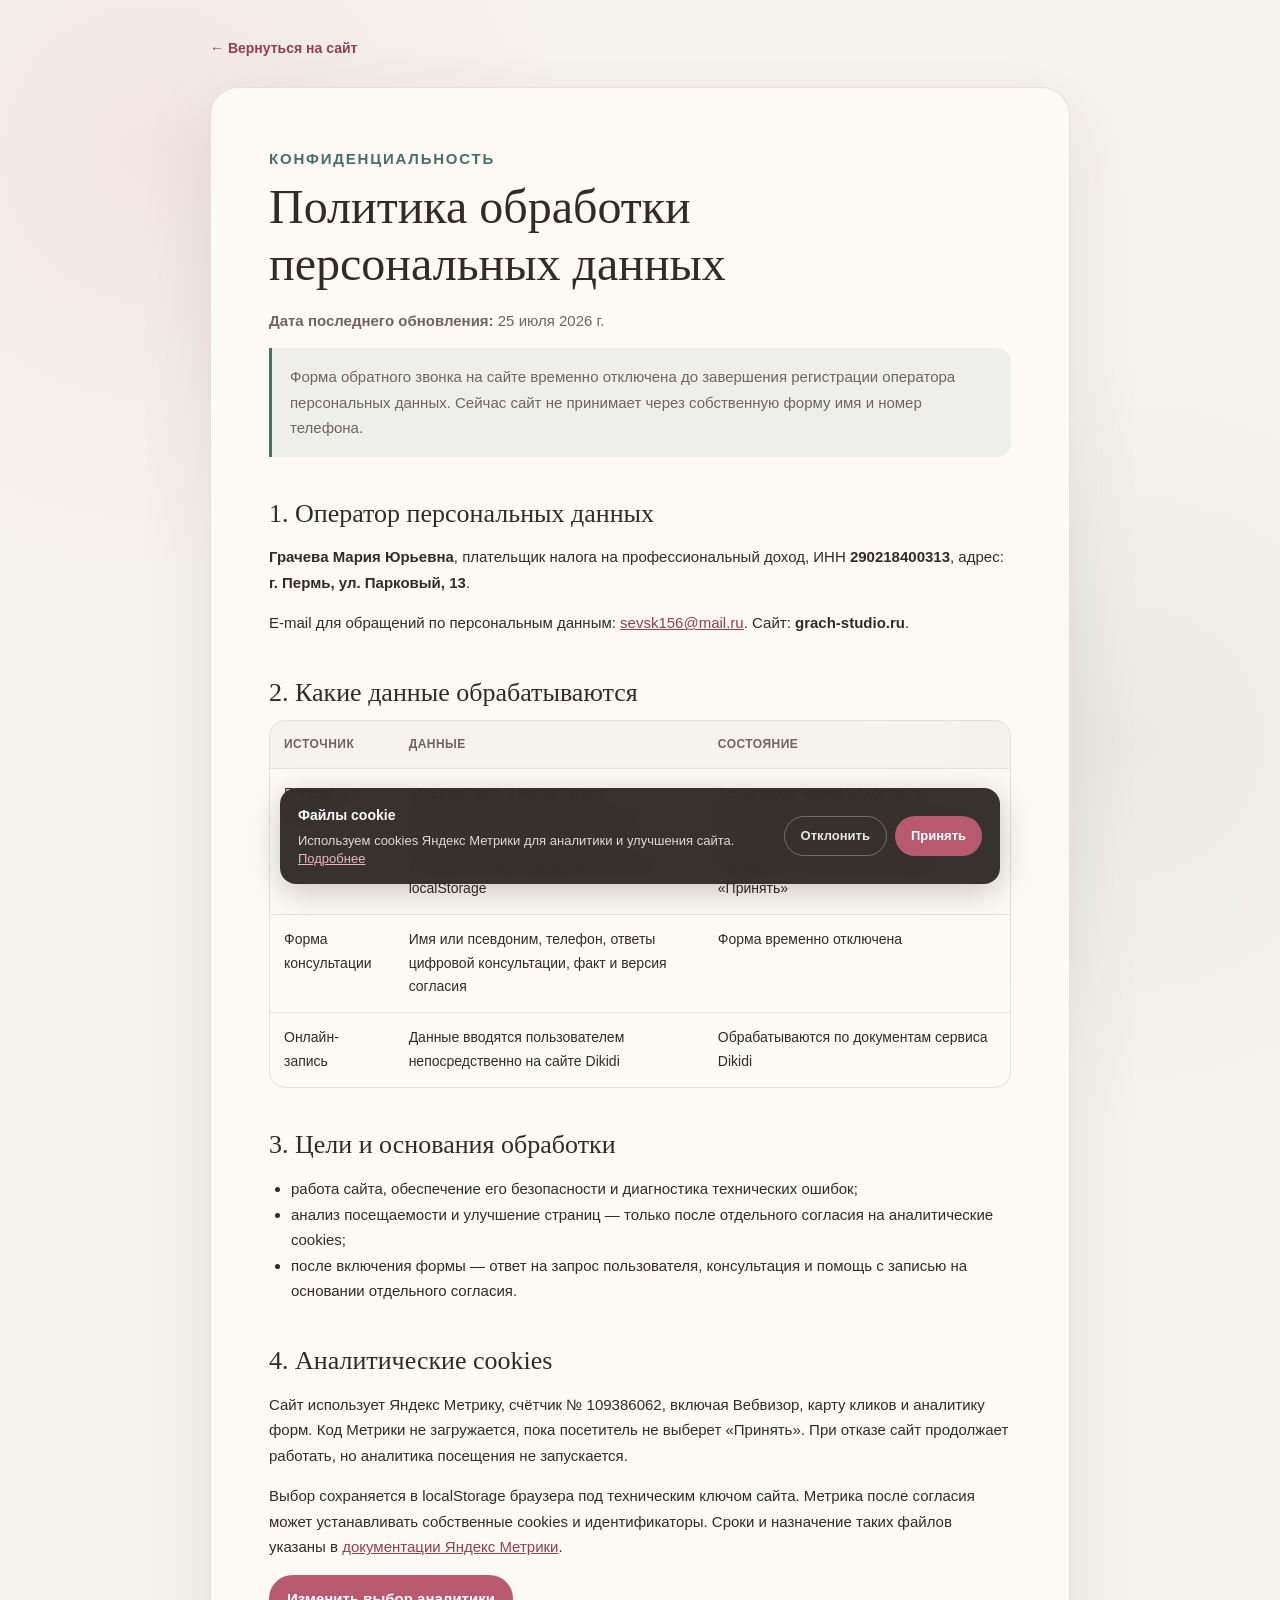
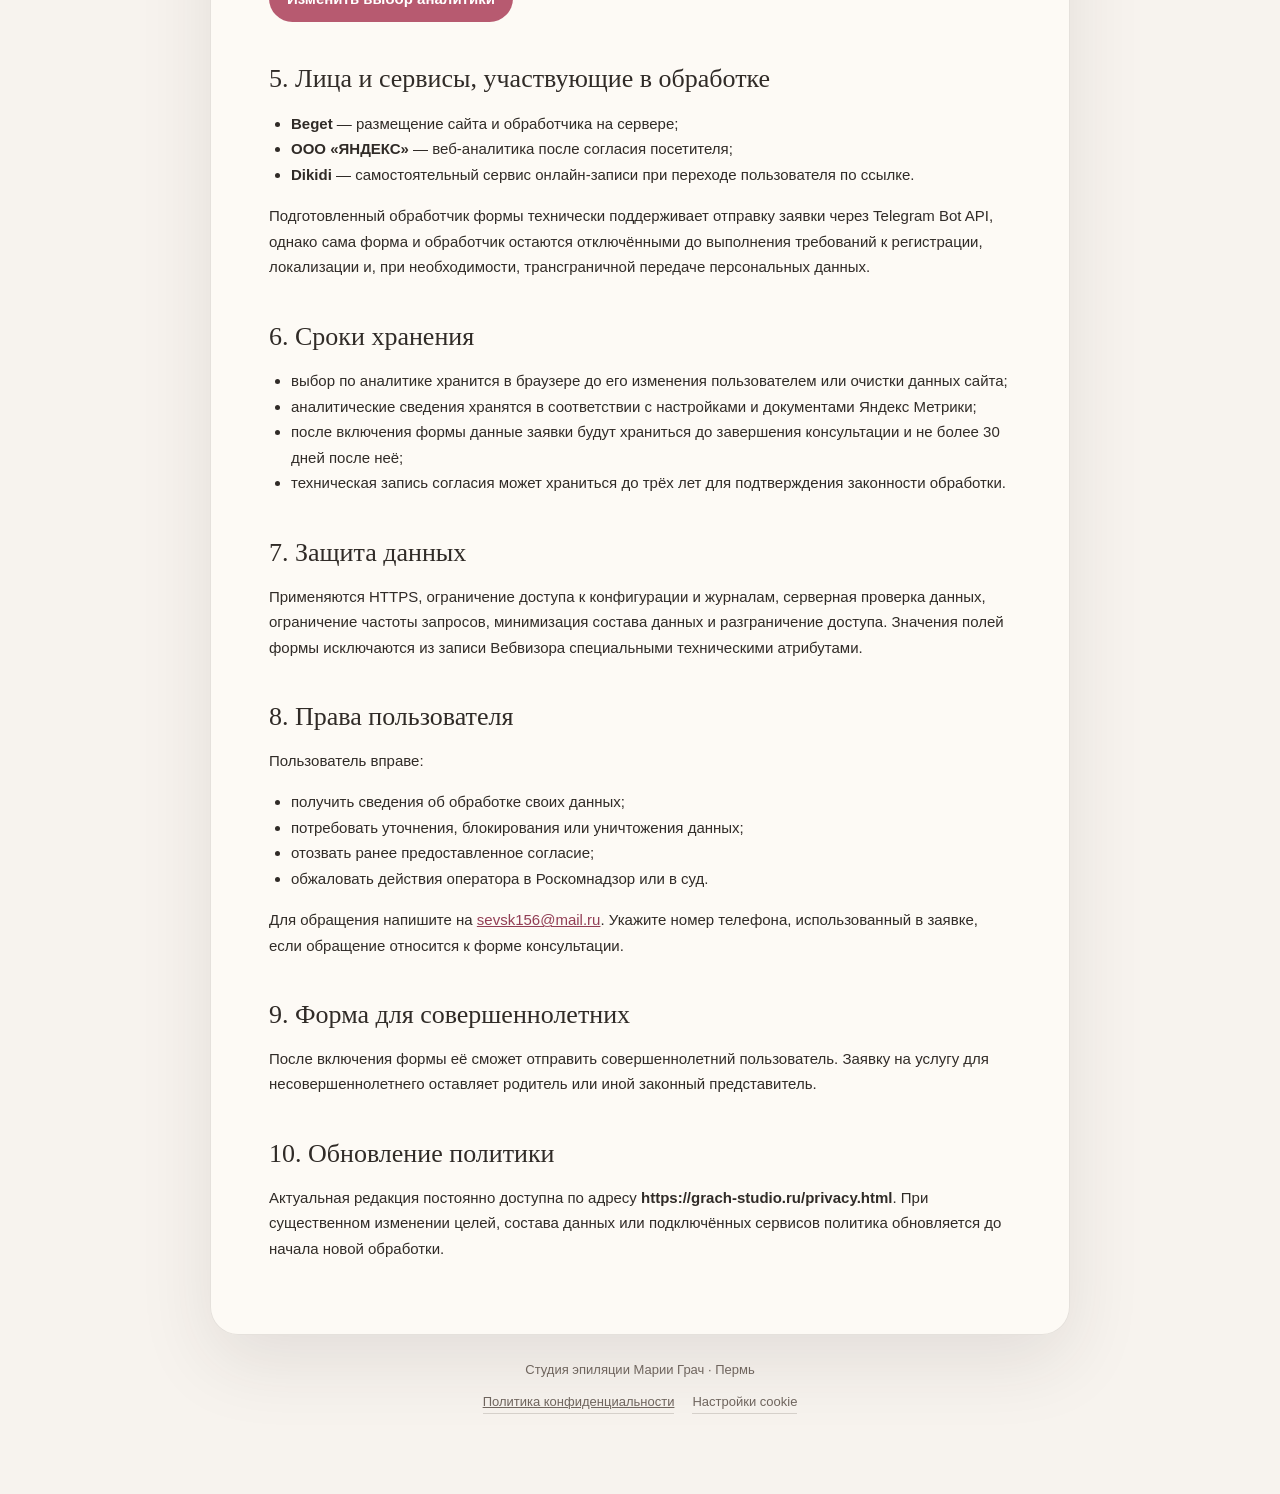
<file: privacy.html>
<!doctype html>
<html lang="ru">
  <head>
    <meta charset="utf-8">
    <meta name="viewport" content="width=device-width, initial-scale=1">
    <title>Политика обработки персональных данных — Студия Марии Грач</title>
    <meta name="description" content="Политика обработки персональных данных и использования аналитических cookies на сайте студии Марии Грач.">
    <meta name="theme-color" content="#f8f3f4">
    <link rel="canonical" href="https://grach-studio.ru/privacy.html">
    <link rel="icon" type="image/svg+xml" href="/favicon.svg">
    <link rel="stylesheet" href="/legal.css?v=20260725-1">
  </head>
  <body class="legal-page">
    <main class="legal-shell">
      <a class="legal-back" href="/">← Вернуться на сайт</a>
      <article class="legal-card">
        <p class="legal-kicker">Конфиденциальность</p>
        <h1>Политика обработки персональных данных</h1>
        <p class="legal-meta"><b>Дата последнего обновления:</b> 25 июля 2026 г.</p>

        <p class="legal-note">
          Форма обратного звонка на сайте временно отключена до завершения регистрации оператора
          персональных данных. Сейчас сайт не принимает через собственную форму имя и номер телефона.
        </p>

        <h2>1. Оператор персональных данных</h2>
        <p>
          <b>Грачева Мария Юрьевна</b>, плательщик налога на профессиональный доход, ИНН
          <b>290218400313</b>, адрес: <b>г. Пермь, ул. Парковый, 13</b>.
        </p>
        <p>
          E-mail для обращений по персональным данным:
          <a href="mailto:sevsk156@mail.ru">sevsk156@mail.ru</a>. Сайт:
          <b>grach-studio.ru</b>.
        </p>

        <h2>2. Какие данные обрабатываются</h2>
        <div class="legal-table-wrap">
          <table class="legal-table">
            <thead>
              <tr>
                <th>Источник</th>
                <th>Данные</th>
                <th>Состояние</th>
              </tr>
            </thead>
            <tbody>
              <tr>
                <td>Посещение сайта</td>
                <td>IP-адрес, дата и время, адрес просмотренной страницы, источник перехода, сведения о браузере и устройстве, идентификаторы cookies и localStorage</td>
                <td>Технические журналы хостинга обрабатываются для выдачи и защиты сайта. В Яндекс Метрику данные передаются только после выбора «Принять»</td>
              </tr>
              <tr>
                <td>Форма консультации</td>
                <td>Имя или псевдоним, телефон, ответы цифровой консультации, факт и версия согласия</td>
                <td>Форма временно отключена</td>
              </tr>
              <tr>
                <td>Онлайн-запись</td>
                <td>Данные вводятся пользователем непосредственно на сайте Dikidi</td>
                <td>Обрабатываются по документам сервиса Dikidi</td>
              </tr>
            </tbody>
          </table>
        </div>

        <h2>3. Цели и основания обработки</h2>
        <ul>
          <li>работа сайта, обеспечение его безопасности и диагностика технических ошибок;</li>
          <li>анализ посещаемости и улучшение страниц — только после отдельного согласия на аналитические cookies;</li>
          <li>после включения формы — ответ на запрос пользователя, консультация и помощь с записью на основании отдельного согласия.</li>
        </ul>

        <h2>4. Аналитические cookies</h2>
        <p>
          Сайт использует Яндекс Метрику, счётчик № 109386062, включая Вебвизор, карту кликов и аналитику
          форм. Код Метрики не загружается, пока посетитель не выберет «Принять». При отказе сайт продолжает
          работать, но аналитика посещения не запускается.
        </p>
        <p>
          Выбор сохраняется в localStorage браузера под техническим ключом сайта. Метрика после согласия
          может устанавливать собственные cookies и идентификаторы. Сроки и назначение таких файлов указаны
          в <a href="https://yandex.ru/support/metrica/ru/general/cookie-usage" rel="noopener" target="_blank">документации Яндекс Метрики</a>.
        </p>
        <p>
          <button class="privacy-choice-button" type="button" data-cookie-settings>Изменить выбор аналитики</button>
        </p>

        <h2>5. Лица и сервисы, участвующие в обработке</h2>
        <ul>
          <li><b>Beget</b> — размещение сайта и обработчика на сервере;</li>
          <li><b>ООО «ЯНДЕКС»</b> — веб-аналитика после согласия посетителя;</li>
          <li><b>Dikidi</b> — самостоятельный сервис онлайн-записи при переходе пользователя по ссылке.</li>
        </ul>
        <p>
          Подготовленный обработчик формы технически поддерживает отправку заявки через Telegram Bot API,
          однако сама форма и обработчик остаются отключёнными до выполнения требований к регистрации,
          локализации и, при необходимости, трансграничной передаче персональных данных.
        </p>

        <h2>6. Сроки хранения</h2>
        <ul>
          <li>выбор по аналитике хранится в браузере до его изменения пользователем или очистки данных сайта;</li>
          <li>аналитические сведения хранятся в соответствии с настройками и документами Яндекс Метрики;</li>
          <li>после включения формы данные заявки будут храниться до завершения консультации и не более 30 дней после неё;</li>
          <li>техническая запись согласия может храниться до трёх лет для подтверждения законности обработки.</li>
        </ul>

        <h2>7. Защита данных</h2>
        <p>
          Применяются HTTPS, ограничение доступа к конфигурации и журналам, серверная проверка данных,
          ограничение частоты запросов, минимизация состава данных и разграничение доступа. Значения полей
          формы исключаются из записи Вебвизора специальными техническими атрибутами.
        </p>

        <h2>8. Права пользователя</h2>
        <p>Пользователь вправе:</p>
        <ul>
          <li>получить сведения об обработке своих данных;</li>
          <li>потребовать уточнения, блокирования или уничтожения данных;</li>
          <li>отозвать ранее предоставленное согласие;</li>
          <li>обжаловать действия оператора в Роскомнадзор или в суд.</li>
        </ul>
        <p>
          Для обращения напишите на <a href="mailto:sevsk156@mail.ru">sevsk156@mail.ru</a>.
          Укажите номер телефона, использованный в заявке, если обращение относится к форме консультации.
        </p>

        <h2>9. Форма для совершеннолетних</h2>
        <p>
          После включения формы её сможет отправить совершеннолетний пользователь. Заявку на услугу для
          несовершеннолетнего оставляет родитель или иной законный представитель.
        </p>

        <h2>10. Обновление политики</h2>
        <p>
          Актуальная редакция постоянно доступна по адресу
          <b>https://grach-studio.ru/privacy.html</b>. При существенном изменении целей, состава данных или
          подключённых сервисов политика обновляется до начала новой обработки.
        </p>
      </article>
      <footer class="legal-footer">
        <span>Студия эпиляции Марии Грач · Пермь</span>
        <nav class="legal-footer-links" aria-label="Правовая информация">
          <a href="/privacy.html">Политика конфиденциальности</a>
          <button type="button" data-cookie-settings>Настройки cookie</button>
        </nav>
      </footer>
    </main>
    <div class="cookie-banner" id="cookieBanner" role="dialog" aria-label="Согласие на использование файлов cookie" hidden>
      <div class="cookie-copy">
        <strong>Файлы cookie</strong>
        <p>Используем cookies Яндекс Метрики для аналитики и улучшения сайта. <a href="/privacy.html">Подробнее</a></p>
      </div>
      <div class="cookie-actions">
        <button class="cookie-btn cookie-btn-secondary" id="cookieDecline" type="button">Отклонить</button>
        <button class="cookie-btn" id="cookieAccept" type="button">Принять</button>
      </div>
    </div>
    <script src="/site-config.js?v=20260725-1"></script>
    <script src="/script.js?v=20260725-1"></script>
  </body>
</html>
</file>
<file: styles.css>
:root {
  --bg: #F7F3EE;
  --surface: #FDFAF6;
  --ink: #302B27;
  --muted: #746B63;
  --line: rgba(70, 60, 50, 0.12);
  --rose: #B75A70;
  --rose-dark: #9A3D52;
  --teal: #476f67;
  --clay: #b87661;
  --ivory: #FDFAF5;
  --deep: #2A2420;
  --lilac: #EDE7DE;
  --shadow: 0 24px 70px rgba(48, 43, 39, 0.10);
}

* {
  box-sizing: border-box;
}

@keyframes fadeUp {
  from { opacity: 0; transform: translateY(18px); }
  to   { opacity: 1; transform: translateY(0); }
}

html {
  scroll-behavior: smooth;
}

body {
  margin: 0;
  font-family: "Segoe UI", "Helvetica Neue", Arial, sans-serif;
  color: var(--ink);
  background:
    radial-gradient(circle at 12% 8%, rgba(168, 75, 92, 0.08), transparent 28%),
    radial-gradient(circle at 84% 18%, rgba(71, 111, 103, 0.09), transparent 24%),
    linear-gradient(135deg, rgba(255, 255, 255, 0.28) 0 25%, transparent 25% 50%, rgba(255, 255, 255, 0.18) 50% 75%, transparent 75%),
    var(--bg);
  background-size: auto, auto, 18px 18px, auto;
  line-height: 1.5;
  font-weight: 400;
}

img {
  display: block;
  width: 100%;
  height: auto;
}

a {
  color: inherit;
}

.site-header {
  position: fixed;
  top: 0;
  left: 0;
  right: 0;
  z-index: 100;
  display: flex;
  align-items: center;
  justify-content: space-between;
  gap: 20px;
  width: 100%;
  padding: 22px clamp(40px, 5vw, 72px);
  background: transparent;
  border: none;
  border-radius: 0;
  box-shadow: none;
  backdrop-filter: none;
  -webkit-backdrop-filter: none;
  transition: background 0.32s ease, box-shadow 0.32s ease;
}

.site-header.is-scrolled {
  background: rgba(247, 243, 238, 0.94);
  box-shadow: 0 1px 0 rgba(70, 60, 50, 0.08);
  backdrop-filter: blur(18px);
  -webkit-backdrop-filter: blur(18px);
}

.brand {
  display: inline-flex;
  align-items: center;
  gap: 10px;
  font-weight: 700;
  text-decoration: none;
  white-space: nowrap;
}

.brand-mark {
  display: grid;
  width: 38px;
  height: 38px;
  place-items: center;
  color: #3A332D;
  background: transparent;
  border: 1.5px solid #3A332D;
  border-radius: 50%;
  font-size: 12px;
  font-weight: 600;
  letter-spacing: 0.5px;
  font-family: Georgia, "Times New Roman", serif;
}

.brand span:last-child {
  font-family: Georgia, "Times New Roman", serif;
  font-size: 19px;
  font-weight: 400;
  color: #302B27;
}

.nav {
  display: flex;
  align-items: center;
  gap: 22px;
  color: var(--muted);
  font-size: 14px;
  font-weight: 400;
}

.nav a {
  transition: color 0.18s ease, opacity 0.18s ease;
}

.nav a:hover {
  color: var(--ink);
  opacity: 0.85;
}

.nav a,
.button {
  text-decoration: none;
}

.header-actions {
  display: flex;
  align-items: center;
  gap: 8px;
}

.header-phone {
  display: inline-flex;
  min-height: 42px;
  align-items: center;
  padding: 0 22px;
  color: var(--ink);
  background: transparent;
  border: 1px solid rgba(58, 51, 45, 0.30);
  border-radius: 10px;
  font-size: 14px;
  font-weight: 400;
  text-decoration: none;
  letter-spacing: 0.1px;
  transition: background 0.18s ease, border-color 0.18s ease;
}

.header-phone:hover {
  background: rgba(58, 51, 45, 0.05);
  border-color: rgba(58, 51, 45, 0.45);
}

.hero {
  position: relative;
  min-height: min(860px, 100svh);
  display: block;
  overflow: hidden;
  background: linear-gradient(115deg, #F7F3EE 0% 52%, #EDE7DC 100%);
}

.hero-content {
  position: relative;
  z-index: 2;
  display: flex;
  flex-direction: column;
  justify-content: center;
  /* полная ширина — отступ задаётся внутренним контейнером */
  width: 100%;
  min-height: min(860px, 100svh);
  margin: 0;
  padding: 110px 0 80px;
  color: var(--ink);
  background: transparent;
}

/* ── Текстовый контейнер (ТЗ) ────────────────── */
.hero-text-container {
  padding-left: clamp(72px, 10vw, 154px);
  padding-right: 4%;
  max-width: 660px;
}

/* ── Заголовок h1 (ТЗ) ──────────────────────── */
.hero-title {
  line-height: 1.15;
  margin-bottom: 24px;
}

/* ── Подзаголовок (ТЗ) ──────────────────────── */
.hero-subtitle {
  line-height: 1.5;
  margin-bottom: 40px;
  color: #555555;
}

.hero-photo {
  position: absolute;
  inset: 0 0 0 auto;
  z-index: 0;
  width: 78%;
  min-height: 100%;
  overflow: hidden;
  background-image: url("assets/img/hero.jpg");
  background-position: 34% 18%;
  background-size: cover;
  background-repeat: no-repeat;
}

.hero-photo::before {
  content: "";
  position: absolute;
  inset: 0;
  z-index: 1;
  /* градиент: плотный слева (под текстом), тает к центру */
  background: linear-gradient(90deg,
    #F7F3EE 0%,
    rgba(247, 243, 238, 0.95) 7%,
    rgba(247, 243, 238, 0.70) 18%,
    rgba(247, 243, 238, 0.30) 30%,
    rgba(247, 243, 238, 0.06) 42%,
    transparent 56%
  );
  pointer-events: none;
}

.eyebrow {
  margin: 0 0 12px;
  color: var(--teal);
  font-size: 12px;
  font-weight: 700;
  letter-spacing: 0;
  text-transform: uppercase;
}

.hero .eyebrow {
  color: #7A6558;
}

.hero-kicker {
  color: #7A6558;
  font-size: 12px;
  font-weight: 500;
  letter-spacing: 2px;
  margin-bottom: 28px;
  animation: fadeUp 0.7s ease both;
}

.hero h1 {
  animation: fadeUp 0.7s 0.12s ease both;
}

.hero .hero-lead {
  animation: fadeUp 0.7s 0.22s ease both;
}

.hero .hero-actions {
  animation: fadeUp 0.7s 0.32s ease both;
}

.hero .proof-row {
  animation: fadeUp 0.7s 0.44s ease both;
}

.hero h1 {
  max-width: 620px;
  margin: 0;
}

.mobile-hero-photo,
.mobile-lead,
.mobile-cta {
  display: none;
}

h1,
h2,
h3,
p {
  margin-top: 0;
}

h1 {
  max-width: 760px;
  margin-bottom: 18px;
  font-family: Georgia, "Times New Roman", serif;
  font-size: clamp(42px, 7vw, 84px);
  font-weight: 450;
  line-height: 0.96;
  letter-spacing: 0;
}

.hero-title-main,
.hero-title-name {
  display: block;
}

.hero-title-main {
  font-family: "Segoe UI", "Helvetica Neue", Arial, sans-serif;
  font-size: clamp(36px, 4.2vw, 54px);
  font-weight: 380;
  line-height: 1.06;
  letter-spacing: -0.5px;
}

.hero-title-name {
  font-family: Georgia, "Times New Roman", serif;
  font-size: clamp(56px, 7.2vw, 88px);
  font-weight: 400;
  font-style: italic;
  line-height: 0.96;
  letter-spacing: -1px;
}

h2 {
  margin-bottom: 18px;
  font-family: Georgia, "Times New Roman", serif;
  font-size: clamp(30px, 4.6vw, 54px);
  font-weight: 450;
  line-height: 1.05;
  letter-spacing: 0;
}

h3 {
  margin-bottom: 10px;
  font-size: 24px;
  font-weight: 560;
  line-height: 1.15;
}

.hero-lead {
  max-width: 480px;
  margin: 28px 0 38px;
  color: #6b6059;
  font-size: clamp(17px, 1.8vw, 23px);
  line-height: 1.58;
  font-weight: 400;
}

.hero-actions,
.contact-actions {
  display: flex;
  flex-wrap: wrap;
  gap: 12px;
}

.hero-actions .button {
  width: min(100%, 320px);
  min-height: 60px;
  font-size: 15px;
  font-weight: 500;
  letter-spacing: 0.3px;
  border-radius: 18px;
}

.button {
  display: inline-flex;
  min-height: 46px;
  align-items: center;
  justify-content: center;
  padding: 12px 18px;
  border: 1px solid transparent;
  border-radius: 12px;
  font-weight: 650;
  text-align: center;
  transition: transform 0.24s ease, background 0.24s ease, box-shadow 0.24s ease;
}

.button.primary {
  color: #fff;
  background: #B75A70;
  box-shadow: 0 12px 32px rgba(183, 90, 112, 0.22);
}

.button.primary:hover {
  background: #A34862;
  box-shadow: 0 18px 40px rgba(183, 90, 112, 0.28);
}

.button.secondary {
  color: var(--ink);
  background: #fff;
  border-color: var(--line);
}

.button.light {
  color: var(--deep);
  background: var(--ivory);
}

.button:hover,
.mini-button:hover,
.slot-grid a:hover {
  transform: translateY(-1px);
  transition: transform 0.2s ease, background 0.2s ease, box-shadow 0.2s ease;
}

.hero .button.secondary {
  color: var(--ink);
  background: rgba(255, 255, 255, 0.14);
  border-color: rgba(44, 42, 41, 0.12);
}

.hero-vk-note {
  margin: 14px 0 0;
  color: var(--muted);
  font-size: 13px;
  line-height: 1.5;
}

.proof-row {
  display: flex;
  flex-wrap: wrap;
  gap: 0;
  margin-top: 40px;
}

.proof-row span,
.rating-line,
.price-note {
  color: var(--muted);
  font-size: 13px;
}

.proof-row span {
  color: var(--ink);
  padding: 0 18px;
  background: transparent;
  border-right: 1px solid rgba(70, 60, 50, 0.10);
}

.proof-row b {
  font-weight: 500;
}

.proof-row span:first-child {
  padding-left: 0;
}

.proof-row span:last-child {
  border-right: 0;
}

main {
  display: flex;
  flex-direction: column;
}

main > section {
  order: 3;
}

.hero {
  order: 1;
}

.qr-section {
  order: 2;
}

.section,
.offer-band,
.footer {
  padding-inline: clamp(16px, 5vw, 72px);
}

/* ── Cookie banner ───────────────────────────── */
.cookie-banner {
  position: fixed;
  bottom: 24px;
  left: 50%;
  transform: translateX(-50%);
  z-index: 9000;
  display: flex;
  align-items: center;
  gap: 18px;
  padding: 16px 18px;
  background: rgba(44, 38, 34, 0.92);
  backdrop-filter: blur(12px);
  border-radius: 16px;
  color: #fff;
  font-size: 13px;
  width: min(720px, calc(100vw - 32px));
  max-width: 720px;
  box-shadow: 0 8px 32px rgba(0,0,0,0.18);
  transition: opacity 0.3s ease, transform 0.3s ease;
}

.cookie-banner[hidden] {
  display: none;
}

.cookie-banner.is-hidden {
  opacity: 0;
  pointer-events: none;
  transform: translateX(-50%) translateY(16px);
}

@media (max-width: 768px) {
  .cookie-banner {
    bottom: 10px;
    left: 10px;
    right: 10px;
    transform: none;
    display: grid;
    grid-template-columns: 1fr;
    border-radius: 16px;
    max-width: none;
    width: calc(100% - 20px);
    padding: 10px 12px;
    gap: 10px;
  }

  .cookie-banner.is-hidden {
    transform: translateY(100%);
  }
}

.cookie-copy {
  display: grid;
  gap: 4px;
  flex: 1;
}

.cookie-copy strong {
  color: #fff;
  font-size: 14px;
}

.cookie-banner p {
  margin: 0;
  line-height: 1.4;
  flex: 1;
}

@media (max-width: 768px) {
  .cookie-banner p {
    font-size: 12px;
    line-height: 1.35;
  }
}

.cookie-banner a {
  color: #e8a0b0;
  text-decoration: underline;
}

.cookie-actions {
  display: flex;
  flex-shrink: 0;
  gap: 8px;
}

.cookie-btn {
  flex-shrink: 0;
  padding: 8px 16px;
  background: #B75A70;
  color: #fff;
  border: none;
  border-radius: 999px;
  font-size: 13px;
  font-weight: 600;
  cursor: pointer;
  transition: background 0.2s;
}

.cookie-btn:hover {
  background: #A34862;
}

.cookie-btn-secondary {
  color: rgba(255, 255, 255, 0.88);
  background: transparent;
  border: 1px solid rgba(255, 255, 255, 0.30);
}

.cookie-btn-secondary:hover {
  background: rgba(255, 255, 255, 0.10);
}

.section {
  padding-block: clamp(58px, 8vw, 104px);
}

.intro {
  background: var(--ivory);
}

.section-head {
  max-width: 760px;
  margin-bottom: 34px;
}

.intro-grid {
  display: grid;
  grid-template-columns: repeat(2, minmax(0, 1fr));
  gap: 28px;
  max-width: 1040px;
  color: var(--muted);
  font-size: 18px;
}

.honesty-grid {
  display: grid;
  grid-template-columns: repeat(4, minmax(0, 1fr));
  gap: 14px;
}

.honesty-grid article {
  min-height: 260px;
  padding: 24px;
  background: rgba(255, 255, 255, 0.52);
  border: 1px solid rgba(44, 42, 41, 0.07);
  border-radius: 16px;
  box-shadow: 0 18px 58px rgba(44, 42, 41, 0.055);
  transition: background 0.24s ease, border-color 0.24s ease, transform 0.24s ease;
}

.honesty-grid article:hover {
  background: rgba(168, 75, 92, 0.075);
  border-color: rgba(168, 75, 92, 0.2);
  transform: translateY(-3px);
}

.honesty-grid h3 {
  font-size: 20px;
  font-weight: 520;
}

.honesty-grid p {
  margin-bottom: 0;
  color: var(--muted);
  line-height: 1.65;
}

.manifesto p {
  padding: 24px 26px;
  background: rgba(255, 255, 255, 0.64);
  border-left: 3px solid var(--rose);
  border-radius: 0 16px 16px 0;
  line-height: 1.68;
}

.method-grid,
.master-grid,
.result-grid,
.review-grid {
  display: grid;
  gap: 18px;
}

.service {
  background:
    linear-gradient(180deg, rgba(255, 255, 255, 0.36), rgba(253, 251, 247, 0.1)),
    var(--bg);
}

.service-track {
  display: grid;
  grid-template-columns: repeat(3, minmax(0, 1fr));
  gap: 18px;
}

.service-card {
  min-height: 280px;
  padding: clamp(22px, 3vw, 32px);
  background:
    linear-gradient(145deg, rgba(255, 253, 250, 0.9), rgba(242, 235, 226, 0.72)),
    var(--surface);
  border: 1px solid rgba(44, 42, 41, 0.065);
  border-radius: 18px;
  box-shadow: 0 22px 64px rgba(44, 42, 41, 0.07);
}

.service-icon {
  display: inline-flex;
  width: 42px;
  height: 42px;
  align-items: center;
  justify-content: center;
  margin-bottom: 44px;
  color: var(--rose);
  background: rgba(168, 75, 92, 0.08);
  border: 1px solid rgba(168, 75, 92, 0.16);
  border-radius: 50%;
  font-family: Georgia, "Times New Roman", serif;
  font-size: 15px;
}

.service-card h3 {
  font-size: 22px;
  font-weight: 520;
}

.service-card p {
  margin-bottom: 0;
  color: var(--muted);
  line-height: 1.65;
}

.service-dots {
  display: none;
}

.method-grid {
  display: block;
}

.method-card,
.master-card,
blockquote,
.accordion details {
  background: var(--surface);
  border: 1px solid var(--line);
  border-radius: 16px;
  box-shadow: 0 16px 54px rgba(44, 42, 41, 0.07);
}

.method-card {
  display: grid;
  grid-template-columns: minmax(260px, 0.78fr) minmax(0, 1fr);
  grid-template-areas:
    "image title"
    "image copy";
  column-gap: clamp(26px, 5vw, 72px);
  row-gap: 18px;
  align-items: center;
  overflow: visible;
}

.service-direction-card {
  padding: clamp(38px, 6vw, 70px) 0 !important;
  background: transparent !important;
  border: 0 !important;
  border-bottom: 1px solid rgba(0, 0, 0, 0.06) !important;
  border-radius: 0 !important;
  box-shadow: none !important;
}

.service-direction-card:first-child {
  padding-top: 8px !important;
}

.service-direction-card:last-child {
  border-bottom: 0 !important;
  padding-bottom: 0 !important;
}

.service-direction-card:nth-child(even) {
  grid-template-columns: minmax(0, 1fr) minmax(260px, 0.78fr);
  grid-template-areas:
    "title image"
    "copy image";
}

.method-copy {
  grid-area: copy;
  max-width: 660px;
}

.method-card > h3 {
  grid-area: title;
  max-width: 620px;
  align-self: end;
  margin: 0;
  font-family: Georgia, "Times New Roman", serif;
  font-size: clamp(34px, 5vw, 62px);
  font-weight: 400;
  line-height: 0.98;
  letter-spacing: 0;
}

.method-copy p {
  max-width: 600px;
  margin-bottom: 22px;
  color: #4f4842;
  font-size: clamp(16px, 1.6vw, 19px);
  line-height: 1.68;
}

.method-card img {
  grid-area: image;
  width: 100%;
  height: clamp(300px, 34vw, 520px);
  object-fit: cover;
  object-position: center center;
  border-radius: 12px;
  box-shadow: 0 24px 70px rgba(44, 42, 41, 0.10);
}

.method-laser img {
  object-position: center 42%;
}

.method-wax img {
  object-position: center 45%;
}

.method-electro img {
  object-position: center 42%;
}

.method-card p,
.master-card p,
.trust-copy p,
.contacts p,
blockquote p {
  color: var(--muted);
}

.service-list {
  display: grid;
  gap: 10px;
  max-width: 620px;
  margin: 0;
  padding: 0 0 0 18px;
  list-style: none;
}

.service-list-item {
  position: relative;
  color: #444;
  font-size: 15px;
  line-height: 1.55;
}

.service-list-item::before {
  content: "•";
  position: absolute;
  left: -18px;
  top: 0;
  color: #A35C6A;
  font-weight: 700;
}

.service-list-item b {
  color: var(--ink);
  font-weight: 650;
}

.service-link-action {
  display: inline-block;
  margin-top: 24px;
  padding-bottom: 3px;
  color: #A35C6A;
  border-bottom: 1px solid currentColor;
  font-size: 15px;
  font-weight: 600;
  text-decoration: none;
  transition: opacity 0.25s ease, letter-spacing 0.25s ease;
}

.service-link-action:hover {
  opacity: 0.82;
  letter-spacing: 0.4px;
}

.mini-button {
  display: inline-flex;
  min-height: 38px;
  align-items: center;
  padding: 8px 13px;
  color: var(--rose-dark);
  background: rgba(168, 75, 92, 0.08);
  border: 1px solid rgba(168, 75, 92, 0.18);
  border-radius: 999px;
  font-size: 14px;
  font-weight: 650;
  text-decoration: none;
  transition: transform 0.24s ease, background 0.24s ease;
}

.offer-band {
  display: flex;
  align-items: center;
  justify-content: space-between;
  gap: 26px;
  margin: 0 clamp(16px, 5vw, 72px);
  padding-block: 32px;
  background:
    radial-gradient(circle at 92% 20%, rgba(255, 255, 255, 0.14), transparent 22%),
    linear-gradient(135deg, #3a302d, #5b3938 52%, #7e4653);
  color: #fff;
  border-radius: 18px;
  box-shadow: var(--shadow);
}

.offer-band h2 {
  margin-bottom: 8px;
  font-size: clamp(28px, 4vw, 46px);
}

.offer-band p:not(.eyebrow) {
  max-width: 720px;
  margin-bottom: 0;
  color: rgba(255, 255, 255, 0.78);
}

.scarcity {
  display: inline-flex;
  margin-top: 18px;
  padding: 8px 12px;
  color: #fff;
  background: rgba(255, 255, 255, 0.12);
  border: 1px solid rgba(255, 255, 255, 0.22);
  border-radius: 999px;
  font-size: 14px;
  backdrop-filter: blur(12px);
}

.discount-section {
  padding: clamp(28px, 5vw, 58px) clamp(16px, 5vw, 72px) 0;
}

.discount-card {
  display: grid;
  grid-template-columns: minmax(0, 1fr) auto;
  gap: 28px;
  align-items: center;
  padding: clamp(24px, 4vw, 40px);
  background:
    radial-gradient(circle at 92% 18%, rgba(255, 255, 255, 0.16), transparent 32%),
    linear-gradient(135deg, #8f4554, #a35c6a 54%, #743241);
  color: #fff;
  border: 1px solid rgba(255, 255, 255, 0.16);
  border-radius: 22px;
  box-shadow: 0 28px 86px rgba(116, 50, 65, 0.22);
}

.discount-card .eyebrow {
  color: rgba(255, 255, 255, 0.78);
}

.discount-card h2 {
  max-width: 760px;
  margin-bottom: 10px;
  color: #fff;
  font-size: clamp(30px, 4vw, 48px);
}

.discount-card p:not(.eyebrow) {
  max-width: 760px;
  margin-bottom: 0;
  color: rgba(255, 255, 255, 0.82);
}

.discount-actions {
  display: grid;
  gap: 10px;
  min-width: 240px;
}

.discount-actions span {
  color: rgba(255, 255, 255, 0.72);
  font-size: 14px;
  text-align: center;
}

.discount-button {
  min-height: 54px;
  color: #843d4d;
  background: #fffaf5;
  border-color: rgba(255, 255, 255, 0.7);
  box-shadow: 0 18px 40px rgba(44, 42, 41, 0.16);
}

.discount-button:hover {
  background: #fff;
  box-shadow:
    inset 0 0 0 1px rgba(163, 92, 106, 0.12),
    0 22px 46px rgba(44, 42, 41, 0.2);
}

.trust {
  display: grid;
  grid-template-columns: minmax(280px, 0.8fr) minmax(0, 1fr);
  gap: clamp(28px, 5vw, 72px);
  align-items: center;
}

.trust-media img {
  max-height: 620px;
  aspect-ratio: 2 / 3;
  object-fit: cover;
  object-position: center center;
  border-radius: 18px;
  box-shadow: var(--shadow);
}

.check-list {
  display: grid;
  gap: 14px;
  padding: 0;
  margin: 0;
  list-style: none;
}

.check-list li {
  position: relative;
  padding-left: 30px;
  color: var(--muted);
}

.check-list li::before {
  position: absolute;
  left: 0;
  top: 2px;
  width: 18px;
  height: 18px;
  content: "";
  background: var(--teal);
  border-radius: 50%;
}

.master-grid {
  grid-template-columns: repeat(2, minmax(0, 1fr));
}

.master-card {
  position: relative;
  display: grid;
  grid-template-columns: 0.9fr 1fr;
  overflow: hidden;
}

.master-photo {
  position: relative;
  min-height: 430px;
}

.master-card img {
  display: block;
  width: 100%;
  height: 100%;
  min-height: 430px;
  object-fit: cover;
  object-position: center top;
}

.master-card.focus {
  border-color: rgba(168, 75, 92, 0.42);
  box-shadow: var(--shadow);
}

.recommend-badge {
  position: absolute;
  top: 18px;
  left: 18px;
  z-index: 2;
  padding: 8px 12px;
  color: #fff;
  background: rgba(168, 75, 92, 0.92);
  border-radius: 999px;
  font-size: 12px;
  font-weight: 700;
  text-transform: uppercase;
  backdrop-filter: blur(10px);
}

.master-body {
  display: flex;
  flex-direction: column;
  align-items: flex-start;
  padding: 26px;
}

.master-role {
  margin-bottom: 8px;
  color: var(--teal);
  font-size: 13px;
  font-weight: 650;
  text-transform: uppercase;
}

.rating-line {
  margin: auto 0 18px;
  padding-top: 18px;
  font-weight: 700;
}

.review-link {
  display: inline-flex;
  flex-wrap: wrap;
  gap: 4px 10px;
  align-items: baseline;
  color: var(--muted);
  text-decoration: none;
}

.review-link span {
  color: var(--rose-dark);
  border-bottom: 1px solid rgba(168, 75, 92, 0.34);
  font-weight: 700;
}

.review-link:hover span,
cite a:hover,
.reviews-source-link:hover,
.map-links a:hover {
  border-color: currentColor;
}

.result-grid {
  grid-template-columns: repeat(3, minmax(0, 1fr));
}

figure {
  margin: 0;
}

figure img {
  height: clamp(340px, 36vw, 520px);
  object-fit: cover;
  object-position: center center;
  border-radius: 18px;
  transition: transform 0.28s ease;
}

figure:hover img {
  transform: scale(1.02);
}

figcaption {
  padding-top: 10px;
  color: var(--muted);
  font-size: 14px;
}

.quiz,
.price {
  background: var(--ivory);
}

.quiz-panel {
  display: grid;
  grid-template-columns: 1fr minmax(280px, 0.72fr);
  gap: 18px;
  padding: 22px;
  background: var(--surface);
  border: 1px solid var(--line);
  border-radius: 18px;
  box-shadow: 0 12px 44px rgba(44, 42, 41, 0.07);
}

.quiz-options {
  display: grid;
  gap: 10px;
}

.quiz-options button {
  min-height: 52px;
  padding: 14px 16px;
  color: var(--ink);
  background: rgba(168, 75, 92, 0.06);
  border: 1px solid rgba(168, 75, 92, 0.14);
  border-radius: 14px;
  font: inherit;
  font-weight: 600;
  text-align: left;
  cursor: pointer;
}

.quiz-options button.active {
  color: #fff;
  background: var(--rose);
}

.quiz-result {
  display: grid;
  align-content: center;
  gap: 8px;
  padding: 22px;
  color: var(--muted);
  background: var(--bg);
  border-radius: 16px;
}

.quiz-result b {
  color: var(--ink);
  font-family: Georgia, "Times New Roman", serif;
  font-size: 24px;
  font-weight: 500;
}

.slots {
  display: grid;
  grid-template-columns: minmax(0, 0.78fr) minmax(300px, 1fr);
  gap: 28px;
  align-items: center;
  padding: 42px clamp(16px, 5vw, 72px);
  background: var(--deep);
  color: #fff;
}

.slots p {
  max-width: 620px;
  color: rgba(255, 255, 255, 0.72);
}

.slot-grid {
  display: grid;
  gap: 10px;
}

.slot-grid a {
  display: flex;
  justify-content: space-between;
  gap: 18px;
  padding: 16px;
  color: #fff;
  background: rgba(255, 255, 255, 0.1);
  border: 1px solid rgba(255, 255, 255, 0.16);
  border-radius: 14px;
  text-decoration: none;
  transition: transform 0.24s ease, background 0.24s ease;
}

.slot-grid b {
  color: #ffdce4;
  white-space: nowrap;
}

.accordion {
  display: grid;
  gap: 12px;
}

summary {
  position: relative;
  display: grid;
  gap: 5px;
  cursor: pointer;
  padding: 20px 58px 20px 20px;
  font-size: 20px;
  font-weight: 600;
  list-style: none;
}

summary::-webkit-details-marker {
  display: none;
}

summary::after {
  position: absolute;
  top: 22px;
  right: 22px;
  content: "+";
  color: var(--rose);
  font-size: 24px;
  line-height: 1;
}

details[open] summary::after {
  content: "×";
}

summary small {
  color: var(--muted);
  font-size: 14px;
  font-weight: 400;
}

.price-list {
  display: grid;
  padding: 0 20px 20px;
}

.price-list div {
  display: grid;
  grid-template-columns: minmax(0, 1fr) auto auto;
  align-items: center;
  gap: 16px;
  padding: 13px 0;
  border-top: 1px solid var(--line);
}

.price-list span {
  color: var(--muted);
}

.price-list b {
  min-width: 150px;
  text-align: right;
  font-weight: 600;
}

.price-list a {
  padding: 7px 10px;
  color: var(--rose-dark);
  background: rgba(168, 75, 92, 0.08);
  border-radius: 999px;
  font-size: 13px;
  font-weight: 650;
  text-decoration: none;
}

.price-note {
  max-width: 720px;
  margin-top: 18px;
}

.trial-combo-note,
.calculator-note {
  margin: 12px 20px 18px;
  color: var(--muted);
  font-size: 14px;
  line-height: 1.45;
}

.calculator-note {
  margin: 12px 2px 0;
}

.cost-calculator {
  scroll-margin-top: 96px;
  background:
    linear-gradient(180deg, rgba(253, 250, 246, 0.88), rgba(247, 243, 238, 0.96)),
    var(--bg);
  border-top: 1px solid var(--line);
}

.calculator-shell {
  display: grid;
  gap: 24px;
}

.calculator-copy {
  max-width: 780px;
}

.calculator-copy p:not(.eyebrow) {
  color: var(--muted);
  font-size: 17px;
}

.calculator-tool {
  padding: clamp(16px, 3vw, 24px);
  background: var(--surface);
  border: 1px solid rgba(70, 60, 50, 0.10);
  border-radius: 24px;
  box-shadow: var(--shadow);
}

.calculator-tabs {
  display: grid;
  grid-template-columns: repeat(4, minmax(0, 1fr));
  gap: 8px;
  margin-bottom: 18px;
  padding: 6px;
  background: rgba(70, 60, 50, 0.06);
  border-radius: 18px;
}

.calculator-tab {
  min-height: 44px;
  padding: 10px 14px;
  color: var(--muted);
  background: transparent;
  border: 0;
  border-radius: 13px;
  font: inherit;
  font-weight: 700;
  cursor: pointer;
  transition: color 0.2s ease, background 0.2s ease, box-shadow 0.2s ease;
}

.calculator-tab.is-active {
  color: var(--ink);
  background: #fff;
  box-shadow: 0 10px 28px rgba(48, 43, 39, 0.08);
}

.calculator-layout {
  display: grid;
  grid-template-columns: minmax(0, 1fr) minmax(280px, 0.36fr);
  gap: 20px;
  align-items: start;
}

.calculator-panel {
  display: none;
}

.calculator-panel.is-active {
  display: block;
}

.calculator-options {
  display: grid;
  grid-template-columns: repeat(3, minmax(0, 1fr));
  gap: 10px;
}

.calculator-options label,
.electro-box label {
  position: relative;
  display: grid;
  gap: 5px;
  min-height: 86px;
  padding: 14px 14px 14px 42px;
  background: rgba(255, 255, 255, 0.72);
  border: 1px solid rgba(70, 60, 50, 0.11);
  border-radius: 14px;
  cursor: pointer;
  transition: border-color 0.2s ease, background 0.2s ease, transform 0.2s ease;
}

.calculator-options label:hover,
.electro-box label:hover {
  background: #fff;
  border-color: rgba(183, 90, 112, 0.28);
  transform: translateY(-1px);
}

.calculator-options input,
.electro-box input[type="radio"] {
  position: absolute;
  top: 17px;
  left: 14px;
  width: 18px;
  height: 18px;
  accent-color: var(--rose);
}

.calculator-options label:has(input:checked),
.electro-box label:has(input:checked) {
  background: rgba(183, 90, 112, 0.08);
  border-color: rgba(183, 90, 112, 0.42);
}

.calculator-options span,
.electro-box span {
  font-weight: 700;
}

.calculator-options b,
.electro-box b {
  color: var(--muted);
  font-size: 13px;
  font-weight: 600;
}

.electro-box {
  display: grid;
  gap: 16px;
}

.electro-box fieldset {
  display: grid;
  grid-template-columns: repeat(2, minmax(0, 1fr));
  gap: 10px;
  margin: 0;
  padding: 0;
  border: 0;
}

.electro-box legend {
  grid-column: 1 / -1;
  margin-bottom: 8px;
  color: var(--muted);
  font-weight: 700;
}

.minutes-control {
  min-height: 0;
  padding-left: 16px;
  cursor: default;
}

.minutes-control input {
  width: min(100%, 220px);
  height: 48px;
  padding: 0 14px;
  color: var(--ink);
  background: #fff;
  border: 1px solid var(--line);
  border-radius: 12px;
  font: inherit;
  font-size: 20px;
  font-weight: 700;
}

.electro-box p {
  margin: 0;
  color: var(--muted);
}

.calculator-summary {
  position: sticky;
  top: 94px;
  display: grid;
  gap: 12px;
  padding: 22px;
  color: #fff;
  background:
    linear-gradient(145deg, rgba(183, 90, 112, 0.28), transparent 46%),
    var(--deep);
  border-radius: 20px;
  box-shadow: 0 24px 60px rgba(42, 36, 32, 0.22);
}

.summary-label {
  color: rgba(255, 255, 255, 0.62);
  font-size: 13px;
  font-weight: 700;
  text-transform: uppercase;
  letter-spacing: 0.08em;
}

.summary-total {
  font-family: Georgia, "Times New Roman", serif;
  font-size: clamp(34px, 4vw, 52px);
  line-height: 1;
}

.summary-time {
  color: #ffdce4;
  font-size: 18px;
  font-weight: 700;
}

.calculator-summary p {
  margin: 0;
  color: rgba(255, 255, 255, 0.72);
}

.calculator-summary .button {
  width: 100%;
  margin-top: 4px;
  justify-content: center;
}

@media (max-width: 1100px) {
  .calculator-layout {
    grid-template-columns: 1fr;
  }

  .calculator-summary {
    position: static;
  }
}

@media (max-width: 860px) {
  .calculator-options {
    grid-template-columns: repeat(2, minmax(0, 1fr));
  }
}

@media (max-width: 620px) {
  .calculator-tool {
    padding: 12px;
    border-radius: 18px;
  }

  .calculator-tabs {
    grid-template-columns: 1fr;
  }

  .calculator-options,
  .electro-box fieldset {
    grid-template-columns: 1fr;
  }

  .calculator-options label,
  .electro-box label {
    min-height: 74px;
  }
}

.review-grid {
  grid-template-columns: repeat(3, minmax(0, 1fr));
}

blockquote {
  margin: 0;
  padding: 24px;
}

blockquote p {
  font-size: 18px;
}

cite {
  color: var(--teal);
  font-style: normal;
  font-weight: 600;
}

cite a {
  color: inherit;
  text-decoration: none;
  border-bottom: 1px solid rgba(69, 99, 92, 0.32);
}

.reviews-source-link {
  display: inline-flex;
  margin-top: 22px;
  color: var(--rose-dark);
  border-bottom: 1px solid rgba(168, 75, 92, 0.34);
  font-size: 15px;
  font-weight: 700;
  text-decoration: none;
}

.reviews-actions {
  display: flex;
  flex-wrap: wrap;
  gap: 18px;
  align-items: center;
  margin-top: 22px;
}

.reviews-actions .reviews-source-link {
  margin-top: 0;
}

.reviews-page {
  background: var(--bg);
}

.reviews-hero {
  padding: 150px clamp(20px, 5vw, 72px) 70px;
  background:
    linear-gradient(135deg, rgba(255, 255, 255, 0.84), rgba(247, 243, 238, 0.94)),
    url("/assets/img/studio-equipment.jpg") center 38% / cover;
  border-bottom: 1px solid var(--line);
}

.reviews-hero h1 {
  max-width: 920px;
  margin: 16px 0;
  font-size: clamp(42px, 7vw, 86px);
  line-height: 0.94;
}

.reviews-lead {
  max-width: 780px;
  color: var(--muted);
  font-size: clamp(17px, 2.2vw, 22px);
  line-height: 1.55;
}

.trust-strip {
  display: flex;
  flex-wrap: wrap;
  gap: 10px;
  margin-top: 28px;
}

.trust-strip span {
  padding: 10px 14px;
  background: rgba(255, 255, 255, 0.72);
  border: 1px solid rgba(70, 60, 50, 0.11);
  border-radius: 999px;
  color: var(--muted);
  font-size: 14px;
}

.trust-strip b {
  color: var(--ink);
}

.review-grid-large blockquote {
  background: var(--surface);
}

.context-grid {
  display: grid;
  grid-template-columns: repeat(4, minmax(0, 1fr));
  gap: 14px;
}

.context-grid article,
.facts-panel {
  padding: 24px;
  background: var(--surface);
  border: 1px solid rgba(70, 60, 50, 0.10);
  border-radius: 20px;
  box-shadow: 0 18px 40px rgba(48, 43, 39, 0.06);
}

.context-grid h3 {
  margin: 0 0 10px;
  font-size: 20px;
}

.context-grid p,
.facts-panel p {
  margin: 0;
  color: var(--muted);
  line-height: 1.65;
}

.facts-panel {
  display: grid;
  gap: 14px;
  max-width: 980px;
}

@media (max-width: 1100px) {
  .context-grid {
    grid-template-columns: repeat(2, minmax(0, 1fr));
  }
}

@media (max-width: 680px) {
  .reviews-hero {
    padding-top: 118px;
  }

  .context-grid {
    grid-template-columns: 1fr;
  }
}

.contacts {
  display: grid;
  grid-template-columns: minmax(0, 1fr) auto;
  gap: 30px;
  align-items: center;
  background: var(--lilac);
}

.contacts p {
  max-width: 680px;
  margin-bottom: 0;
}

.map-links {
  display: flex;
  flex-wrap: wrap;
  gap: 12px 18px;
  margin-top: 18px;
}

.map-links a {
  color: var(--rose-dark);
  border-bottom: 1px solid rgba(168, 75, 92, 0.34);
  font-size: 15px;
  font-weight: 700;
  text-decoration: none;
}

.consultation-section {
  display: grid;
  grid-template-columns: minmax(0, 0.9fr) minmax(320px, 0.72fr);
  gap: clamp(24px, 5vw, 64px);
  align-items: center;
  background:
    radial-gradient(circle at 16% 12%, rgba(221, 183, 128, 0.20), transparent 30%),
    linear-gradient(135deg, rgba(255, 255, 255, 0.58), rgba(253, 250, 246, 0.94)),
    var(--ivory);
  border-top: 1px solid rgba(70, 60, 50, 0.08);
  border-bottom: 1px solid rgba(70, 60, 50, 0.08);
}

.consultation-copy {
  max-width: 680px;
}

.consultation-copy p:not(.eyebrow) {
  max-width: 610px;
  color: var(--muted);
  font-size: 17px;
  line-height: 1.7;
}

.consultation-form {
  display: grid;
  gap: 12px;
  padding: clamp(22px, 3.5vw, 34px);
  background:
    linear-gradient(145deg, rgba(255, 255, 255, 0.92), rgba(255, 249, 242, 0.78)),
    #fff;
  border: 1px solid rgba(70, 60, 50, 0.10);
  border-radius: 24px;
  box-shadow:
    0 24px 58px rgba(70, 60, 50, 0.12),
    inset 0 1px 0 rgba(255, 255, 255, 0.92);
}

.consultation-form[hidden] {
  display: none;
}

.consultation-contact-card {
  padding: clamp(20px, 3vw, 28px);
  background: rgba(255, 255, 255, 0.52);
  border: 1px solid rgba(70, 60, 50, 0.10);
  border-radius: 18px;
}

.consultation-contact-card[hidden] {
  display: none;
}

.consultation-contact-actions {
  display: grid;
  gap: 10px;
}

.consultation-contact-button {
  width: 100%;
  min-height: 50px;
}

.form-trap {
  position: absolute;
  left: -10000px;
  width: 1px;
  height: 1px;
  overflow: hidden;
}

.consultation-submit {
  min-height: 56px;
  border-radius: 999px;
}

.contact-actions {
  justify-content: flex-end;
}

.footer {
  display: flex;
  flex-wrap: wrap;
  gap: 14px 24px;
  justify-content: space-between;
  padding-block: 28px 88px;
  color: var(--muted);
  border-top: 1px solid var(--line);
}

.footer a {
  text-decoration: none;
}

.footer-legal-links {
  display: flex;
  flex: 0 0 100%;
  flex-wrap: wrap;
  justify-content: center;
  gap: 8px 20px;
  padding-top: 4px;
}

.footer-legal-links a,
.footer-legal-links button {
  padding: 0;
  color: inherit;
  background: transparent;
  border: 0;
  border-bottom: 1px solid rgba(98, 88, 80, 0.22);
  font: inherit;
  cursor: pointer;
}

.footer-legal-links a:hover,
.footer-legal-links button:hover {
  color: var(--ink);
  border-bottom-color: rgba(98, 88, 80, 0.48);
}

.mobile-bar {
  position: fixed;
  right: 0;
  bottom: 0;
  left: 0;
  z-index: 20;
  display: none;
  padding: 10px 12px 12px;
  background: rgba(249, 246, 240, 0.82);
  backdrop-filter: blur(16px);
  border-top: 1px solid var(--line);
  opacity: 0;
  pointer-events: none;
  transform: translateY(18px);
  transition: opacity 0.22s ease, transform 0.22s ease;
}

.mobile-bar a {
  display: flex;
  min-height: 48px;
  align-items: center;
  justify-content: center;
  color: #fff;
  background: var(--rose);
  border-radius: 14px;
  font-weight: 700;
  text-decoration: none;
}

.mobile-bar.is-visible {
  opacity: 1;
  pointer-events: auto;
  transform: translateY(0);
}

/* ── Burger button ──────────────────────────── */
.burger-btn {
  display: none;
  flex-direction: column;
  justify-content: center;
  align-items: center;
  gap: 5px;
  width: 40px;
  height: 40px;
  padding: 0;
  background: rgba(255, 255, 255, 0.42);
  border: 1px solid rgba(70, 60, 50, 0.14);
  border-radius: 12px;
  cursor: pointer;
}

.burger-btn span {
  display: block;
  width: 18px;
  height: 1.5px;
  background: #302B27;
  border-radius: 2px;
  transition: transform 0.22s ease, opacity 0.22s ease;
}

.burger-btn.is-open span:nth-child(1) { transform: translateY(6.5px) rotate(45deg); }
.burger-btn.is-open span:nth-child(2) { opacity: 0; }
.burger-btn.is-open span:nth-child(3) { transform: translateY(-6.5px) rotate(-45deg); }

/* ── Nav overlay ─────────────────────────────── */
.nav-overlay {
  display: none;
  position: fixed;
  inset: 0;
  z-index: 200;
  background: rgba(0, 0, 0, 0.18);
  backdrop-filter: blur(2px);
  opacity: 0;
  pointer-events: none;
  transition: opacity 0.25s ease;
}

.nav-overlay.is-open {
  opacity: 1;
  pointer-events: auto;
}

/* ── Nav drawer ───────────────────────────────── */
.nav-drawer {
  position: fixed;
  top: 0;
  right: 0;
  bottom: 0;
  z-index: 201;
  width: min(86vw, 340px);
  display: flex;
  flex-direction: column;
  padding: 32px 28px 40px;
  background: #F7F3EE;
  border-radius: 24px 0 0 24px;
  box-shadow: -12px 0 48px rgba(48, 43, 39, 0.12);
  transform: translateX(100%);
  transition: transform 0.26s cubic-bezier(0.22, 1, 0.36, 1);
  overflow-y: auto;
}

.nav-drawer.is-open {
  transform: translateX(0);
}

.nav-drawer-close {
  align-self: flex-end;
  width: 36px;
  height: 36px;
  display: flex;
  align-items: center;
  justify-content: center;
  background: rgba(70, 60, 50, 0.08);
  border: none;
  border-radius: 10px;
  cursor: pointer;
  font-size: 18px;
  color: #746B63;
  margin-bottom: 32px;
}

.nav-drawer-links {
  display: flex;
  flex-direction: column;
  gap: 0;
  margin-bottom: 40px;
}

.nav-drawer-links a {
  padding: 16px 0;
  font-family: Georgia, "Times New Roman", serif;
  font-size: 22px;
  font-weight: 400;
  color: #302B27;
  text-decoration: none;
  border-bottom: 1px solid rgba(70, 60, 50, 0.09);
  transition: color 0.16s ease;
}

.nav-drawer-links a:hover {
  color: #B75A70;
}

.nav-drawer-phone {
  display: block;
  margin-bottom: 16px;
  color: #746B63;
  font-size: 15px;
  text-decoration: none;
}

.nav-drawer-cta {
  display: flex;
  align-items: center;
  justify-content: center;
  min-height: 56px;
  border-radius: 16px;
  background: #B75A70;
  color: #fff;
  font-size: 15px;
  font-weight: 500;
  text-decoration: none;
  box-shadow: 0 10px 28px rgba(183, 90, 112, 0.22);
  transition: background 0.18s ease, box-shadow 0.18s ease;
}

.nav-drawer-cta:hover {
  background: #A34862;
  box-shadow: 0 14px 36px rgba(183, 90, 112, 0.28);
}

@media (max-width: 980px) {
  .site-header {
    top: 12px;
    left: 50%;
    right: auto;
    width: calc(100% - 24px);
    padding: 10px 12px 10px 16px;
    background: rgba(255, 255, 255, 0.78);
    border: 1px solid rgba(255, 255, 255, 0.52);
    border-radius: 18px;
    box-shadow: 0 4px 24px rgba(48, 43, 39, 0.08);
    backdrop-filter: blur(20px);
    -webkit-backdrop-filter: blur(20px);
    transform: translateX(-50%);
    transition: none;
  }

  .site-header.is-scrolled {
    background: rgba(255, 255, 255, 0.78);
    box-shadow: 0 4px 24px rgba(48, 43, 39, 0.08);
    backdrop-filter: blur(20px);
  }

  .nav {
    display: none;
  }

  .header-phone {
    display: none;
  }

  .burger-btn {
    display: flex;
  }

  .nav-overlay {
    display: block;
  }

  .hero {
    display: flex;
    min-height: auto;
    flex-direction: column;
    padding-top: 82px;
  }

  .hero-content {
    order: 1;
    width: 100%;
    min-height: auto;
    padding: 28px 0 32px;
    background: transparent;
  }

  .hero-text-container {
    padding-left: 20px;
    padding-right: 20px;
    max-width: none;
  }

  .hero-photo {
    display: none;
  }

  .hero-photo::before {
    display: none;
  }

  .mobile-hero-photo {
    display: block;
    order: -1;
    height: min(76vw, 440px);
    margin: -82px -20px 36px;
    overflow: hidden;
    border-radius: 0 0 28px 28px;
    box-shadow: 0 16px 48px rgba(48, 43, 39, 0.12);
  }

  .mobile-hero-photo img {
    width: 100%;
    height: 100%;
    object-fit: cover;
    object-position: 50% 12%;
  }

  .intro-grid,
  .method-grid,
  .master-grid,
  .result-grid,
  .review-grid,
  .honesty-grid,
  .contacts,
  .consultation-section,
  .quiz-panel,
  .slots {
    grid-template-columns: 1fr;
  }

  .method-card,
  .service-direction-card:nth-child(even) {
    grid-template-columns: 1fr;
    grid-template-areas:
      "title"
      "image"
      "copy";
    row-gap: 18px;
  }

  .method-card > h3 {
    max-width: 100%;
  }

  .method-card img {
    height: clamp(280px, 58vw, 430px);
  }

  .service-track {
    display: flex;
    gap: 14px;
    overflow-x: auto;
    scroll-snap-type: x mandatory;
    padding: 2px 20px 12px;
    margin-inline: -20px;
  }

  .service-card {
    min-width: min(82vw, 360px);
    min-height: 250px;
    scroll-snap-align: start;
  }

  .offer-band {
    align-items: flex-start;
    flex-direction: column;
  }

  .discount-card {
    grid-template-columns: 1fr;
  }

  .discount-actions {
    min-width: 0;
  }

  .master-card {
    grid-template-columns: 1fr;
  }

  .master-photo {
    min-height: 0;
  }

  .master-card img {
    min-height: 0;
    height: 520px;
  }

  .recommend-badge {
    top: auto;
    bottom: 22px;
  }

  .contact-actions {
    justify-content: flex-start;
  }

  .consultation-copy {
    text-align: center;
    margin: 0 auto;
  }

  .consultation-copy p:not(.eyebrow) {
    margin-right: auto;
    margin-left: auto;
  }

  .carousel {
    display: flex;
    gap: 14px;
    overflow-x: auto;
    scroll-snap-type: x mandatory;
    padding-bottom: 8px;
  }

  .carousel figure {
    min-width: min(82vw, 360px);
    scroll-snap-align: start;
  }
}

/* ══════════════════════════════════════════════
   MOBILE PREMIUM HERO  (@media ≤ 768px)
   Центрированная карточная компоновка
   ══════════════════════════════════════════════ */
@media (max-width: 768px) {

  /* хедер скрыт на первом экране, появляется при скролле */
  .site-header {
    opacity: 0;
    pointer-events: none;
    transform: translateY(-6px);
    transition: opacity 0.3s ease, transform 0.3s ease;
  }

  .site-header.is-scrolled {
    opacity: 1;
    pointer-events: auto;
    transform: translateY(0);
  }

  /* 1. Главный контейнер — фото с самого верха */
  .hero {
    min-height: 100svh;
    padding-top: 0;
  }

  .hero-content {
    padding: 0 0 40px;
    align-items: center;
    text-align: center;
    justify-content: flex-start;
    min-height: auto;
  }

  /* 2. Текстовый блок — ограниченная ширина, по центру */
  .hero-text-container {
    max-width: 90%;
    margin: 0 auto;
    padding-left: 24px;
    padding-right: 24px;
  }

  .hero-title {
    font-size: 28px;
    line-height: 1.2;
    margin-bottom: 16px;
  }

  /* hero-title-main и hero-title-name внутри h1 */
  .hero-title .hero-title-main {
    font-size: 22px;
  }

  .hero-title .hero-title-name {
    font-size: 38px;
  }

  .hero-subtitle {
    font-size: 15px;
    line-height: 1.45;
    color: #555555;
    margin-bottom: 24px;
  }

  /* 3. Фото — карточка 3:4, скруглённая, по центру */
  .mobile-hero-photo {
    order: -1;
    width: calc(100% - 24px);
    max-width: 100%;
    height: 390px;
    margin: 12px auto 20px;
    border-radius: 16px;
    overflow: hidden;
    box-shadow: 0 8px 28px rgba(0, 0, 0, 0.07);
    z-index: 1 !important;
  }

  .mobile-hero-photo img {
    width: 100%;
    height: 100%;
    object-fit: cover;
    object-position: 50% 0%;
  }

  /* 4. CTA — по центру, удобная под палец */
  .hero-actions {
    justify-content: center;
    position: relative !important;
    z-index: 9999 !important;
    pointer-events: auto !important;
  }

  .hero-actions .button {
    width: 100%;
    max-width: 320px;
    height: 54px;
    min-height: 54px;
    border-radius: 50px;
    position: relative !important;
    z-index: 10000 !important;
    cursor: pointer;
    touch-action: manipulation;
  }

  /* 5. Proof row — по центру */
  .proof-row {
    justify-content: center;
    margin-top: 20px;
  }

  /* hero-kicker — центрировать */
  .hero-kicker {
    text-align: center;
  }
}

@media (max-width: 640px) {
  .site-header {
    top: 10px;
    width: calc(100% - 20px);
    padding: 8px 10px;
    border-radius: 16px;
  }

  .brand span:last-child {
    max-width: 128px;
    overflow: hidden;
    text-overflow: ellipsis;
    white-space: nowrap;
  }

  h1 {
    font-size: 42px;
  }

  .hero-title-main {
    font-size: 26px;
    font-weight: 360;
  }

  .hero-title-name {
    font-size: 46px;
  }

  h2 {
    font-size: 32px;
  }

  .hero {
    padding-top: 0;
  }

  .hero-content {
    padding: 0 0 32px;
  }

  .hero-kicker {
    margin-bottom: 16px;
    font-size: 11px;
    letter-spacing: 1.8px;
  }

  .hero-actions .button,
  .contact-actions .button {
    width: 100%;
  }

  .hero-lead {
    margin: 16px 0 30px;
    font-size: 16px;
    line-height: 1.6;
  }

  .desktop-lead {
    display: none;
  }

  .mobile-lead {
    display: block;
  }

  .hero-actions .button {
    min-height: 58px;
    border-radius: 18px;
  }

  .proof-row {
    gap: 0;
    margin-top: 16px;
  }

  .proof-row span {
    padding: 0 8px;
    font-size: 12px;
  }

  .proof-row span:first-child {
    padding-left: 0;
  }

  .service-track {
    padding-inline: 16px;
    margin-inline: -16px;
  }

  .service-direction-card {
    padding: 34px 0 !important;
  }

  .service-direction-card:first-child {
    padding-top: 0 !important;
  }

  .method-card {
    row-gap: 14px;
  }

  .method-card > h3 {
    font-size: 34px;
    line-height: 1.02;
  }

  .method-copy p {
    margin-bottom: 16px;
    font-size: 15px;
    line-height: 1.58;
  }

  .service-list {
    gap: 8px;
  }

  .service-list-item {
    font-size: 14px;
  }

  .service-dots {
    display: flex;
    justify-content: center;
    gap: 7px;
    margin-top: 10px;
  }

  .service-dots span {
    width: 7px;
    height: 7px;
    background: rgba(44, 42, 41, 0.18);
    border-radius: 999px;
  }

  .service-dots span:first-child {
    width: 20px;
    background: rgba(168, 75, 92, 0.55);
  }

  .honesty-grid article {
    min-height: auto;
  }

  .section {
    padding-block: 52px;
  }

  .offer-band {
    margin-inline: 16px;
  }

  .method-card img {
    height: 300px;
  }

  figure img {
    height: 360px;
  }

  .master-body {
    padding: 20px;
  }

  .price-list div {
    grid-template-columns: 1fr;
    gap: 6px;
  }

  .price-list b {
    min-width: 0;
    text-align: left;
  }

  .mobile-bar {
    display: block;
  }
}

/* ══════════════════════════════════════════════
   QUIZ ROUTER
   ══════════════════════════════════════════════ */

.qr-section {
  background:
    radial-gradient(circle at 18% 8%, rgba(221, 183, 128, 0.28), transparent 34%),
    radial-gradient(circle at 86% 26%, rgba(183, 90, 112, 0.14), transparent 30%),
    linear-gradient(135deg, #FBF7F1 0%, #EFE6D9 48%, #F8F2EA 100%);
  border-top: 1px solid rgba(70, 60, 50, 0.08);
}

.qr-wrap {
  position: relative;
  max-width: 780px;
  margin: 0 auto;
  padding: clamp(30px, 5vw, 54px);
  background:
    linear-gradient(145deg, rgba(255, 255, 255, 0.86), rgba(255, 250, 244, 0.74)),
    #fff;
  border: 1px solid rgba(255, 255, 255, 0.72);
  border-radius: 28px;
  box-shadow:
    0 30px 80px rgba(70, 60, 50, 0.16),
    0 12px 34px rgba(183, 90, 112, 0.10),
    inset 0 1px 0 rgba(255, 255, 255, 0.95);
  overflow: hidden;
}

.qr-wrap::before {
  content: "";
  position: absolute;
  top: 0;
  right: 0;
  left: 0;
  height: 7px;
  background: linear-gradient(90deg, #C9965B 0%, #F1D39B 35%, #B75A70 72%, #6E867B 100%);
}

/* Progress bar */
.qr-progress {
  position: relative;
  z-index: 1;
  height: 7px;
  background: rgba(70, 60, 50, 0.08);
  border-radius: 99px;
  margin: 4px 0 44px;
  overflow: hidden;
  opacity: 0;
  box-shadow: inset 0 1px 2px rgba(70, 60, 50, 0.10);
  transition: opacity 0.4s ease, transform 0.4s ease;
  transform: translateY(-4px);
}

.qr-progress.qr-visible {
  opacity: 1;
  transform: translateY(0);
}

.qr-progress-fill {
  height: 100%;
  background: linear-gradient(90deg, #B75A70, #D8A367, #6E867B);
  border-radius: 99px;
  width: 0%;
  transition: width 0.5s cubic-bezier(0.4, 0, 0.2, 1);
  box-shadow: 0 0 20px rgba(216, 163, 103, 0.42);
}

/* Steps */
.qr-step {
  display: none;
}

.qr-step.qr-active {
  display: block;
  animation: fadeUp 0.35s ease both;
}

/* Start screen */
.qr-start-inner {
  text-align: center;
  max-width: 580px;
  margin: 0 auto;
}

.qr-title {
  font-family: Georgia, "Times New Roman", serif;
  font-size: clamp(26px, 3.2vw, 40px);
  font-weight: 400;
  line-height: 1.15;
  color: var(--ink);
  margin-bottom: 18px;
}

.qr-lead {
  font-size: 16px;
  line-height: 1.65;
  color: var(--muted);
  margin-bottom: 34px;
}

.qr-btn-start {
  min-height: 56px;
  padding: 0 38px;
  border-radius: 16px;
  font-size: 15px;
  font-weight: 500;
}

/* Question */
.qr-q-label {
  font-size: 11px;
  font-weight: 700;
  letter-spacing: 2px;
  text-transform: uppercase;
  color: var(--rose);
  margin: 0 0 14px;
}

.qr-q-text {
  font-size: clamp(18px, 2.2vw, 24px);
  font-weight: 450;
  line-height: 1.38;
  color: var(--ink);
  margin-bottom: 28px;
}

/* Option cards */
.qr-options {
  display: flex;
  flex-direction: column;
  gap: 10px;
}

.qr-option {
  display: flex;
  align-items: center;
  gap: 14px;
  padding: 16px 20px;
  background: rgba(255, 255, 255, 0.78);
  border: 1.5px solid rgba(70, 60, 50, 0.10);
  border-radius: 14px;
  box-shadow: 0 8px 22px rgba(70, 60, 50, 0.04);
  font-size: 15px;
  font-family: inherit;
  color: var(--ink);
  text-align: left;
  cursor: pointer;
  line-height: 1.45;
  transition: border-color 0.18s ease, background 0.18s ease, transform 0.15s ease;
}

.qr-option:hover {
  border-color: rgba(183, 90, 112, 0.4);
  background: rgba(255, 255, 255, 0.96);
  transform: translateY(-1px);
  box-shadow: 0 12px 28px rgba(70, 60, 50, 0.08);
}

.qr-option.qr-selected {
  border-color: var(--rose);
  background: linear-gradient(135deg, rgba(183, 90, 112, 0.10), rgba(216, 163, 103, 0.10));
}

.qr-dot {
  width: 16px;
  height: 16px;
  border-radius: 50%;
  flex-shrink: 0;
}

/* Loading */
.qr-loading {
  text-align: center;
  padding: 48px 0;
}

.qr-loader-track {
  height: 3px;
  background: rgba(70, 60, 50, 0.10);
  border-radius: 99px;
  max-width: 300px;
  margin: 0 auto 28px;
  overflow: hidden;
}

.qr-loader-fill {
  height: 100%;
  background: var(--rose);
  border-radius: 99px;
  width: 0%;
  transition: width 0.7s cubic-bezier(0.4, 0, 0.2, 1);
}

.qr-loading-text {
  font-size: 16px;
  color: var(--muted);
  transition: opacity 0.25s ease;
}

/* Result */
.qr-result-inner {
  max-width: 650px;
  margin: 0 auto;
}

.qr-badge {
  position: relative;
  overflow: hidden;
  background:
    linear-gradient(135deg, rgba(255, 247, 236, 0.98), rgba(255, 255, 255, 0.86) 48%, rgba(239, 228, 216, 0.92)),
    #fff;
  border: 1px solid rgba(201, 150, 91, 0.30);
  border-radius: 24px;
  padding: clamp(24px, 4vw, 34px);
  margin-bottom: 32px;
  box-shadow:
    0 24px 60px rgba(70, 60, 50, 0.14),
    0 12px 30px rgba(183, 90, 112, 0.12),
    inset 0 1px 0 rgba(255, 255, 255, 0.95);
}

.qr-badge::before {
  content: "";
  position: absolute;
  top: -40%;
  right: -12%;
  width: 230px;
  height: 230px;
  background: radial-gradient(circle, rgba(241, 211, 155, 0.42), transparent 68%);
  pointer-events: none;
}

.qr-badge-label {
  position: relative;
  font-size: 11px;
  font-weight: 700;
  letter-spacing: 2px;
  text-transform: uppercase;
  color: var(--rose);
  margin: 0 0 8px;
}

.qr-badge-method {
  position: relative;
  font-family: Georgia, "Times New Roman", serif;
  font-size: clamp(30px, 4.4vw, 46px);
  font-weight: 400;
  font-style: italic;
  color: var(--ink);
  margin: 0 0 14px;
}

.qr-badge-reason {
  position: relative;
  max-width: 560px;
  font-size: 16px;
  color: var(--muted);
  margin: 0;
  line-height: 1.68;
}

.qr-offer {
  position: relative;
  display: inline-flex;
  align-items: center;
  margin-top: 18px;
  padding: 12px 16px;
  color: #fff;
  background: linear-gradient(135deg, #A34862, #B75A70 48%, #C9965B);
  border: 1px solid rgba(255, 255, 255, 0.38);
  border-radius: 14px;
  box-shadow: 0 14px 32px rgba(183, 90, 112, 0.24);
  font-size: 15px;
  font-weight: 700;
  line-height: 1.35;
}

.qr-actions {
  display: flex;
  flex-wrap: wrap;
  gap: 12px;
  margin: -10px 0 20px;
}

.qr-actions .button,
.qr-submit {
  min-height: 58px;
  border-radius: 16px;
}

.qr-online {
  min-width: min(100%, 260px);
}

.qr-fineprint {
  max-width: 520px;
  margin: -4px 0 28px;
  color: rgba(116, 107, 99, 0.74);
  font-size: 12px;
  line-height: 1.5;
}

.qr-consult-card {
  position: relative;
  margin-top: 28px;
  padding: clamp(22px, 4vw, 30px);
  background:
    linear-gradient(145deg, rgba(255, 255, 255, 0.94), rgba(255, 249, 242, 0.82)),
    #fff;
  border: 1px solid rgba(70, 60, 50, 0.10);
  border-radius: 24px;
  box-shadow:
    0 24px 58px rgba(70, 60, 50, 0.12),
    0 10px 30px rgba(183, 90, 112, 0.08),
    inset 0 1px 0 rgba(255, 255, 255, 0.92);
}

.qr-consult-card::before {
  content: "";
  position: absolute;
  top: 0;
  right: 28px;
  left: 28px;
  height: 3px;
  background: linear-gradient(90deg, transparent, rgba(201, 150, 91, 0.78), rgba(183, 90, 112, 0.72), transparent);
  border-radius: 999px;
}

.qr-consult-kicker {
  margin: 0 0 8px;
  color: var(--teal);
  font-size: 11px;
  font-weight: 700;
  letter-spacing: 1.6px;
  text-transform: uppercase;
}

.qr-consult-card h3 {
  margin-bottom: 10px;
  font-family: Georgia, "Times New Roman", serif;
  font-size: clamp(26px, 3.3vw, 36px);
  font-weight: 400;
  color: var(--ink);
}

.qr-consult-card p {
  max-width: 540px;
  margin-bottom: 20px;
  color: var(--muted);
}

/* Lead form */
.qr-form {
  display: flex;
  flex-direction: column;
  gap: 12px;
  margin-top: 0;
}

.qr-input {
  height: 52px;
  padding: 0 18px;
  background: #fff;
  border: 1.5px solid rgba(70, 60, 50, 0.13);
  border-radius: 12px;
  font-size: 15px;
  font-family: inherit;
  color: var(--ink);
  outline: none;
  transition: border-color 0.18s ease, box-shadow 0.18s ease;
}

.qr-input::placeholder {
  color: rgba(116, 107, 99, 0.50);
}

.qr-input:focus {
  border-color: var(--rose);
  box-shadow: 0 0 0 3px rgba(183, 90, 112, 0.10);
}

.qr-consent {
  display: grid;
  grid-template-columns: 18px minmax(0, 1fr);
  gap: 10px;
  align-items: start;
  color: rgba(116, 107, 99, 0.88);
  font-size: 12px;
  line-height: 1.45;
}

.qr-consent input {
  width: 18px;
  height: 18px;
  margin: 1px 0 0;
  accent-color: var(--rose);
}

.qr-submit {
  min-height: 56px;
  border-radius: 16px;
  font-size: 15px;
  font-weight: 500;
  margin-top: 4px;
}

/* Success */
.qr-success {
  text-align: center;
  padding: 32px 16px;
}

.qr-success-check {
  width: 56px;
  height: 56px;
  background: rgba(183, 90, 112, 0.10);
  border-radius: 50%;
  display: flex;
  align-items: center;
  justify-content: center;
  margin: 0 auto 20px;
  font-size: 24px;
  color: var(--rose);
}

.qr-success h3 {
  font-family: Georgia, serif;
  font-size: 24px;
  font-weight: 400;
  margin-bottom: 12px;
  color: var(--ink);
}

.qr-success p {
  color: var(--muted);
  font-size: 15px;
  line-height: 1.6;
  margin-bottom: 24px;
}

@media (max-width: 640px) {
  .qr-section {
    padding-inline: 14px;
  }

  .qr-wrap {
    padding: 28px 18px 22px;
    border-radius: 22px;
  }

  .qr-progress {
    margin-bottom: 32px;
  }

  .qr-badge {
    border-radius: 20px;
  }

  .qr-offer {
    display: flex;
    width: 100%;
  }

  .qr-actions .button {
    width: 100%;
  }

  .qr-consult-card {
    padding: 22px 16px;
    border-radius: 20px;
  }

  .qr-fineprint {
    margin-bottom: 22px;
  }

  .qr-btn-start,
  .qr-submit {
    width: 100%;
  }
}

/* ── Mobile menu overflow fix ───────────────── */
html,
body {
  max-width: 100%;
  overflow-x: hidden;
}

.site-header,
.nav-drawer {
  box-sizing: border-box;
}

@media (max-width: 768px) {
  .site-header {
    left: 50% !important;
    right: auto !important;
    width: calc(100% - 24px) !important;
    max-width: calc(100% - 24px) !important;
    transform: translateX(-50%) translateY(-6px) !important;
  }

  .site-header.is-scrolled {
    transform: translateX(-50%) translateY(0) !important;
  }

  .nav-drawer {
    right: 0;
    max-width: 86vw;
  }
}

/* ── Quiz final screen CTA layout ───────────── */
#qr-6 .qr-result-inner {
  text-align: center;
}

#qr-6 .qr-title,
#qr-6 .qr-lead,
#qr-6 .qr-fineprint {
  margin-right: auto;
  margin-left: auto;
}

#qr-6 .qr-actions {
  justify-content: center;
  margin: 0 0 16px;
}

#qr-6 .qr-actions .button {
  min-width: min(100%, 240px);
  min-height: 54px;
  border-radius: 999px;
}

#qr-6 .qr-consult-link {
  color: #4a403b;
  background: rgba(255, 255, 255, 0.44);
  border-color: rgba(163, 92, 106, 0.52);
  box-shadow: none;
}

@media (max-width: 640px) {
  #qr-6 .qr-actions {
    display: grid;
    grid-template-columns: 1fr;
  }

  #qr-6 .qr-actions .button {
    width: 100%;
  }

  .site-header {
    width: calc(100% - 20px) !important;
    max-width: calc(100% - 20px) !important;
  }
}

/* ── FAQ refinements ─────────────────────────── */
.faq-section {
  background:
    linear-gradient(180deg, rgba(255, 255, 255, 0.42), rgba(253, 251, 247, 0.86)),
    var(--bg);
}

.faq-section .section-head p:not(.eyebrow) {
  max-width: 720px;
  color: var(--muted);
  font-size: 17px;
  line-height: 1.7;
}

.faq-list {
  display: grid;
  grid-template-columns: repeat(2, minmax(0, 1fr));
  gap: 14px;
  max-width: 1120px;
}

.faq-item {
  border: 1px solid rgba(70, 60, 50, 0.10);
  border-radius: 18px;
  background:
    linear-gradient(145deg, rgba(255, 255, 255, 0.82), rgba(255, 249, 242, 0.72)),
    #fff;
  box-shadow: 0 18px 48px rgba(70, 60, 50, 0.07);
  overflow: hidden;
}

.faq-item summary {
  list-style: none;
  cursor: pointer;
  display: flex;
  align-items: center;
  justify-content: space-between;
  gap: 18px;
  padding: 20px 22px;
  color: var(--ink);
  font-size: 18px;
  font-weight: 560;
}

.faq-item summary::-webkit-details-marker {
  display: none;
}

.faq-item summary::after {
  content: "+";
  flex: 0 0 auto;
  color: var(--rose-dark);
  font-size: 24px;
  font-weight: 300;
  line-height: 1;
  transition: transform 0.18s ease;
}

.faq-item[open] summary::after {
  transform: rotate(45deg);
}

.faq-item p {
  margin: 0;
  padding: 0 22px 22px;
  color: var(--muted);
  font-size: 15px;
  line-height: 1.7;
}

@media (min-width: 1200px) {
  .hero-text-container {
    padding-left: clamp(104px, 11vw, 168px);
  }
}

@media (max-width: 768px) {
  .hero-actions .button {
    width: min(100%, 280px);
    max-width: calc(100vw - 64px);
  }

  .hero-lead {
    max-width: 300px;
    margin-left: auto;
    margin-right: auto;
  }

  .faq-list {
    grid-template-columns: 1fr;
  }

  .faq-item summary {
    padding: 18px 18px;
    font-size: 16px;
  }

  .faq-item p {
    padding: 0 18px 18px;
    font-size: 14px;
  }

  .cookie-banner {
    grid-template-columns: 1fr;
    align-items: center;
    justify-items: initial;
    padding: 8px 10px;
    gap: 8px;
  }

  .cookie-btn {
    width: auto;
    min-width: 96px;
    min-height: 34px;
    padding: 7px 14px;
  }

  .cookie-actions {
    justify-content: stretch;
  }

  .cookie-actions .cookie-btn {
    flex: 1;
  }

}

/* ── Conversion refinements ───────────────────────────────────────── */
.master-points {
  display: grid;
  gap: 8px;
  margin: 0 0 18px;
  padding: 0;
  list-style: none;
}

.master-points li {
  position: relative;
  padding-left: 18px;
  color: var(--muted);
  font-size: 14px;
  line-height: 1.45;
}

.master-points li::before {
  content: "";
  position: absolute;
  left: 0;
  top: 0.72em;
  width: 6px;
  height: 6px;
  border-radius: 50%;
  background: var(--rose);
}

.choice-guide {
  background:
    linear-gradient(180deg, rgba(255, 255, 255, 0.62), rgba(253, 251, 247, 0.86)),
    var(--ivory);
}

.choice-grid {
  display: grid;
  grid-template-columns: repeat(4, minmax(0, 1fr));
  gap: 14px;
}

.choice-grid article {
  padding: 24px;
  border: 1px solid rgba(70, 60, 50, 0.10);
  border-radius: 18px;
  background:
    linear-gradient(145deg, rgba(255, 255, 255, 0.82), rgba(255, 249, 242, 0.72)),
    #fff;
  box-shadow: 0 18px 48px rgba(70, 60, 50, 0.07);
}

.choice-grid h3 {
  margin: 0 0 10px;
  font-size: 18px;
  line-height: 1.25;
}

.choice-grid p {
  margin: 0;
  color: var(--muted);
  font-size: 15px;
  line-height: 1.65;
}

.men-section {
  display: grid;
  grid-template-columns: minmax(0, 1fr) auto;
  align-items: center;
  gap: 28px;
  background:
    linear-gradient(135deg, rgba(255, 255, 255, 0.82), rgba(250, 238, 241, 0.70)),
    #f8f3f4;
  border-top: 1px solid rgba(70, 60, 50, 0.08);
  border-bottom: 1px solid rgba(70, 60, 50, 0.08);
}

.men-section .eyebrow,
.men-section h2,
.men-section p {
  max-width: 760px;
}

.men-section p:not(.eyebrow) {
  color: var(--muted);
  font-size: 17px;
  line-height: 1.7;
}

.men-section .button {
  min-width: 260px;
}

.hero-actions .button {
  width: min(100%, 292px);
}

.hero .button.secondary {
  background: rgba(255, 255, 255, 0.74);
  border-color: rgba(168, 75, 92, 0.24);
}

.price-list div {
  grid-template-columns: minmax(0, 1fr) minmax(130px, auto) auto;
}

.price-list a {
  white-space: nowrap;
}

@media (max-width: 1100px) {
  .choice-grid {
    grid-template-columns: repeat(2, minmax(0, 1fr));
  }

  .men-section {
    grid-template-columns: 1fr;
  }

  .men-section .button {
    justify-self: start;
  }
}

@media (max-width: 768px) {
  .choice-grid {
    grid-template-columns: 1fr;
  }

  .choice-grid article {
    padding: 20px;
  }

  .men-section .button {
    width: min(100%, 280px);
    min-width: 0;
  }

  .hero-actions {
    display: grid;
    justify-items: center;
  }

  .hero-actions .button {
    width: min(100%, 280px);
  }

  .price-list div {
    grid-template-columns: 1fr;
    gap: 6px;
  }

  .price-list b {
    min-width: 0;
    text-align: left;
  }

  .price-list a {
    justify-self: start;
    white-space: normal;
  }

}

/* ── Hero and master photo framing refinements ────────────────────── */
@media (min-width: 1025px) {
  .hero-photo {
    width: 88%;
  }

  .hero-photo::before {
    background: linear-gradient(90deg,
      #F7F3EE 0%,
      rgba(247, 243, 238, 0.96) 8%,
      rgba(247, 243, 238, 0.76) 20%,
      rgba(247, 243, 238, 0.34) 34%,
      rgba(247, 243, 238, 0.08) 48%,
      transparent 61%
    );
  }

  .hero-photo {
    background-position: 51% 18%;
  }
}

@media (min-width: 1440px) {
  .hero-photo {
    width: 86%;
  }

  .hero-photo {
    background-position: 48% 18%;
  }
}

.recommend-badge {
  top: auto;
  bottom: 22px;
  left: 22px;
  max-width: calc(100% - 44px);
}

@media (max-width: 1100px) and (min-width: 769px) {
  .recommend-badge {
    top: auto;
    bottom: 22px;
    left: 18px;
    transform: none;
    max-width: calc(100% - 40px);
    white-space: nowrap;
  }
}

@media (max-width: 768px) {
  .recommend-badge {
    top: auto;
    bottom: 22px;
    left: 18px;
    max-width: calc(100% - 36px);
  }
}

@media (max-width: 600px) {
  .recommend-badge {
    bottom: 22px;
  }
}

/* ============================================================
   Блог
   ============================================================ */
.blog-page {
  background:
    radial-gradient(circle at 12% 6%, rgba(168, 75, 92, 0.06), transparent 26%),
    radial-gradient(circle at 88% 12%, rgba(71, 111, 103, 0.07), transparent 22%),
    var(--bg);
}

.blog-article,
.blog-index-hero {
  max-width: 760px;
  margin: 0 auto;
  padding: 132px clamp(20px, 5vw, 32px) 0;
}

.blog-breadcrumb {
  display: flex;
  flex-wrap: wrap;
  gap: 8px;
  margin-bottom: 22px;
  font-size: 13px;
  color: var(--muted);
}

.blog-breadcrumb a {
  color: var(--muted);
  text-decoration: none;
  transition: color 0.16s ease;
}

.blog-breadcrumb a:hover {
  color: var(--rose);
}

.blog-breadcrumb span {
  color: rgba(116, 107, 99, 0.55);
}

.blog-article > h1 {
  max-width: none;
  margin: 0 0 28px;
  font-family: Georgia, "Times New Roman", serif;
  font-size: clamp(30px, 4.4vw, 46px);
  font-weight: 450;
  line-height: 1.12;
  letter-spacing: -0.01em;
}

.blog-body {
  color: var(--ink);
}

.blog-body p {
  margin: 0 0 18px;
  font-size: 17px;
  line-height: 1.72;
  color: #4a423b;
}

.blog-body h2 {
  margin: 44px 0 14px;
  font-family: Georgia, "Times New Roman", serif;
  font-size: clamp(24px, 3vw, 32px);
  font-weight: 450;
  line-height: 1.2;
  letter-spacing: 0;
}

.blog-body h3 {
  margin: 30px 0 10px;
  font-size: 20px;
  font-weight: 600;
  line-height: 1.3;
  color: var(--ink);
}

.blog-body ul {
  margin: 0 0 20px;
  padding-left: 0;
  list-style: none;
}

.blog-body li {
  position: relative;
  margin-bottom: 10px;
  padding-left: 26px;
  font-size: 17px;
  line-height: 1.62;
  color: #4a423b;
}

.blog-body li::before {
  content: "";
  position: absolute;
  left: 6px;
  top: 11px;
  width: 6px;
  height: 6px;
  border-radius: 50%;
  background: var(--rose);
}

/* CTA на онлайн-запись в конце статьи */
.blog-cta {
  max-width: 760px;
  margin: 48px auto 0;
  padding: clamp(28px, 4vw, 44px);
  text-align: center;
  background: linear-gradient(135deg, #fff 0%, var(--lilac) 100%);
  border: 1px solid var(--line);
  border-radius: 24px;
  box-shadow: var(--shadow);
}

.blog-cta h2 {
  margin: 0 0 12px;
  font-family: Georgia, "Times New Roman", serif;
  font-size: clamp(24px, 3.2vw, 34px);
  font-weight: 450;
  line-height: 1.15;
}

.blog-cta p {
  max-width: 520px;
  margin: 0 auto 24px;
  color: var(--muted);
  font-size: 16px;
  line-height: 1.6;
}

.blog-cta .button {
  min-width: 240px;
}

/* Читайте также */
.blog-related {
  margin-top: 56px;
  padding-top: 36px;
  border-top: 1px solid var(--line);
}

.blog-related h2 {
  margin: 0 0 18px;
  font-family: Georgia, "Times New Roman", serif;
  font-size: 24px;
  font-weight: 450;
}

.blog-related ul {
  margin: 0 0 24px;
  padding: 0;
  list-style: none;
}

.blog-related li {
  margin-bottom: 12px;
}

.blog-related li a {
  color: var(--rose-dark);
  text-decoration: none;
  font-size: 17px;
  line-height: 1.5;
  border-bottom: 1px solid transparent;
  transition: border-color 0.16s ease;
}

.blog-related li a:hover {
  border-bottom-color: currentColor;
}

.blog-back {
  display: inline-block;
  color: var(--muted);
  text-decoration: none;
  font-size: 15px;
}

.blog-back:hover {
  color: var(--ink);
}

/* Список статей */
.blog-index-hero {
  padding-bottom: 8px;
}

.blog-index-hero h1 {
  max-width: none;
  margin: 0 0 18px;
  font-family: Georgia, "Times New Roman", serif;
  font-size: clamp(32px, 5vw, 54px);
  font-weight: 450;
  line-height: 1.08;
}

.blog-index-lead {
  max-width: 620px;
  font-size: 18px;
  line-height: 1.6;
  color: var(--muted);
}

.blog-index-list {
  padding-top: clamp(28px, 4vw, 40px);
}

.blog-grid {
  max-width: 1040px;
  margin: 0 auto;
  display: grid;
  grid-template-columns: repeat(auto-fill, minmax(300px, 1fr));
  gap: 22px;
}

.blog-card {
  display: flex;
  flex-direction: column;
  padding: 28px;
  background: var(--surface);
  border: 1px solid var(--line);
  border-radius: 20px;
  box-shadow: 0 16px 40px rgba(48, 43, 39, 0.05);
  transition: transform 0.22s ease, box-shadow 0.22s ease;
}

.blog-card:hover {
  transform: translateY(-4px);
  box-shadow: 0 24px 56px rgba(48, 43, 39, 0.10);
}

.blog-card h2 {
  margin: 0 0 12px;
  font-family: Georgia, "Times New Roman", serif;
  font-size: 22px;
  font-weight: 450;
  line-height: 1.22;
}

.blog-card h2 a {
  color: var(--ink);
  text-decoration: none;
}

.blog-card h2 a:hover {
  color: var(--rose-dark);
}

.blog-card p {
  flex: 1;
  margin: 0 0 18px;
  color: var(--muted);
  font-size: 15px;
  line-height: 1.6;
}

.blog-card-link {
  align-self: flex-start;
  color: var(--rose-dark);
  font-weight: 650;
  font-size: 15px;
  text-decoration: none;
}

.blog-card-link:hover {
  opacity: 0.8;
}

.blog-cta-wide {
  padding: clamp(40px, 6vw, 80px) clamp(20px, 5vw, 32px) clamp(60px, 8vw, 100px);
}

/* Тизер блога на главной */
.home-blog-foot {
  margin-top: 34px;
  text-align: center;
}

@media (max-width: 768px) {
  .blog-article,
  .blog-index-hero {
    padding-top: 104px;
  }

  .blog-body p,
  .blog-body li {
    font-size: 16px;
  }

  .blog-cta {
    border-radius: 20px;
  }
}

/* ============================================================
   Калькулятор — суммарный расчёт по методам
   ============================================================ */
.electro-box .electro-include {
  display: flex;
  align-items: center;
  gap: 10px;
  min-height: 0;
  padding: 12px 14px;
}

.electro-box .electro-include input {
  position: static;
  width: 18px;
  height: 18px;
  accent-color: var(--rose);
}

.electro-box .electro-include span {
  font-weight: 700;
}

.electro-box.is-off fieldset,
.electro-box.is-off .minutes-control,
.electro-box.is-off > p {
  opacity: 0.45;
  pointer-events: none;
}

.summary-breakdown {
  margin: 0;
  padding: 0;
  list-style: none;
  display: grid;
  gap: 8px;
}

.summary-breakdown:empty {
  display: none;
}

.summary-breakdown li {
  display: flex;
  justify-content: space-between;
  gap: 12px;
  padding-bottom: 8px;
  border-bottom: 1px solid rgba(255, 255, 255, 0.16);
  font-size: 14px;
  line-height: 1.35;
}

.summary-breakdown li span {
  color: rgba(255, 255, 255, 0.82);
}

.summary-breakdown li b {
  white-space: nowrap;
  color: #fff;
  font-weight: 700;
}

.calc-reset {
  width: 100%;
  min-height: 40px;
  color: rgba(255, 255, 255, 0.82);
  background: transparent;
  border: 1px solid rgba(255, 255, 255, 0.32);
  border-radius: 12px;
  font: inherit;
  font-weight: 600;
  cursor: pointer;
  transition: background 0.18s ease, border-color 0.18s ease;
}

.calc-reset:hover {
  background: rgba(255, 255, 255, 0.12);
  border-color: rgba(255, 255, 255, 0.5);
}

/* Ссылка на калькулятор в первом экране */
.hero-calc-link {
  color: var(--rose-dark);
  background: rgba(255, 255, 255, 0.72);
  border-color: rgba(168, 75, 92, 0.22);
}

.hero-calc-link:hover {
  background: #fff;
}
</file>
<file: legal.css>
:root {
  --legal-bg: #f7f3ee;
  --legal-surface: #fdfaf6;
  --legal-ink: #302b27;
  --legal-muted: #6f655e;
  --legal-line: rgba(70, 60, 50, 0.13);
  --legal-rose: #b75a70;
  --legal-rose-dark: #923e55;
  --legal-teal: #476f67;
}

* {
  box-sizing: border-box;
}

html {
  color-scheme: light;
  scroll-behavior: smooth;
}

body.legal-page {
  margin: 0;
  color: var(--legal-ink);
  background:
    radial-gradient(circle at 12% 5%, rgba(183, 90, 112, 0.09), transparent 26rem),
    radial-gradient(circle at 88% 24%, rgba(71, 111, 103, 0.08), transparent 24rem),
    var(--legal-bg);
  font-family: "Segoe UI", Arial, sans-serif;
  line-height: 1.7;
}

.legal-shell {
  width: min(860px, calc(100% - 32px));
  margin: 0 auto;
  padding: 34px 0 80px;
}

.legal-back {
  display: inline-flex;
  align-items: center;
  gap: 8px;
  margin-bottom: 26px;
  color: var(--legal-rose-dark);
  font-size: 14px;
  font-weight: 700;
  text-decoration: none;
}

.legal-card {
  padding: clamp(26px, 5vw, 58px);
  background: rgba(253, 250, 246, 0.94);
  border: 1px solid var(--legal-line);
  border-radius: 28px;
  box-shadow: 0 26px 74px rgba(48, 43, 39, 0.10);
}

.legal-kicker {
  margin: 0 0 8px;
  color: var(--legal-teal);
  font-size: 12px;
  font-weight: 800;
  letter-spacing: 0.12em;
  text-transform: uppercase;
}

.legal-page h1,
.legal-page h2 {
  font-family: Georgia, "Times New Roman", serif;
  line-height: 1.18;
}

.legal-page h1 {
  max-width: 680px;
  margin: 0 0 14px;
  font-size: clamp(30px, 5vw, 48px);
  font-weight: 500;
}

.legal-page h2 {
  margin: 38px 0 12px;
  padding-top: 4px;
  font-size: clamp(20px, 3vw, 26px);
  font-weight: 500;
}

.legal-page p,
.legal-page li {
  font-size: 15px;
}

.legal-page ul {
  padding-left: 22px;
}

.legal-page a {
  color: var(--legal-rose-dark);
}

.legal-meta,
.legal-note {
  color: var(--legal-muted);
}

.legal-note {
  padding: 16px 18px;
  background: rgba(71, 111, 103, 0.08);
  border-left: 3px solid var(--legal-teal);
  border-radius: 0 14px 14px 0;
}

.legal-table-wrap {
  overflow-x: auto;
  border: 1px solid var(--legal-line);
  border-radius: 16px;
}

.legal-table {
  width: 100%;
  min-width: 640px;
  border-collapse: collapse;
  font-size: 14px;
}

.legal-table th,
.legal-table td {
  padding: 13px 14px;
  border-bottom: 1px solid var(--legal-line);
  text-align: left;
  vertical-align: top;
}

.legal-table th {
  color: var(--legal-muted);
  background: rgba(70, 60, 50, 0.035);
  font-size: 12px;
  letter-spacing: 0.04em;
  text-transform: uppercase;
}

.legal-table tr:last-child td {
  border-bottom: 0;
}

.privacy-choice-button {
  min-height: 44px;
  padding: 11px 18px;
  color: #fff;
  background: var(--legal-rose);
  border: 0;
  border-radius: 999px;
  font: inherit;
  font-weight: 700;
  cursor: pointer;
}

.legal-footer {
  display: grid;
  gap: 10px;
  margin-top: 24px;
  color: var(--legal-muted);
  font-size: 13px;
  text-align: center;
}

.legal-footer-links {
  display: flex;
  flex-wrap: wrap;
  justify-content: center;
  gap: 8px 18px;
}

.legal-footer-links a,
.legal-footer-links button {
  padding: 0;
  color: inherit;
  background: transparent;
  border: 0;
  border-bottom: 1px solid rgba(98, 88, 80, 0.22);
  font: inherit;
  cursor: pointer;
}

.legal-footer-links a:hover,
.legal-footer-links button:hover {
  color: var(--legal-ink);
  border-bottom-color: rgba(98, 88, 80, 0.48);
}

.legal-page .cookie-banner {
  position: fixed;
  right: 16px;
  bottom: 16px;
  left: 16px;
  z-index: 9000;
  display: flex;
  width: min(720px, calc(100% - 32px));
  max-width: 720px;
  margin: 0 auto;
  padding: 16px 18px;
  align-items: center;
  gap: 18px;
  color: #fff;
  background: rgba(44, 38, 34, 0.94);
  border-radius: 16px;
  box-shadow: 0 8px 32px rgba(0, 0, 0, 0.20);
  backdrop-filter: blur(12px);
  transition: opacity 0.3s ease, transform 0.3s ease;
}

.legal-page .cookie-banner[hidden] {
  display: none;
}

.legal-page .cookie-banner.is-hidden {
  opacity: 0;
  pointer-events: none;
  transform: translateY(16px);
}

.legal-page .cookie-copy {
  display: grid;
  flex: 1;
  gap: 4px;
}

.legal-page .cookie-copy strong {
  font-size: 14px;
}

.legal-page .cookie-copy p {
  margin: 0;
  color: rgba(255, 255, 255, 0.82);
  font-size: 13px;
  line-height: 1.4;
}

.legal-page .cookie-copy a {
  color: #efb3c0;
}

.legal-page .cookie-actions {
  display: flex;
  flex-shrink: 0;
  gap: 8px;
}

.legal-page .cookie-btn {
  min-height: 38px;
  padding: 8px 16px;
  color: #fff;
  background: var(--legal-rose);
  border: 0;
  border-radius: 999px;
  font: inherit;
  font-size: 13px;
  font-weight: 700;
  cursor: pointer;
}

.legal-page .cookie-btn-secondary {
  color: rgba(255, 255, 255, 0.88);
  background: transparent;
  border: 1px solid rgba(255, 255, 255, 0.30);
}

@media (max-width: 620px) {
  .legal-shell {
    width: min(100% - 20px, 860px);
    padding-top: 18px;
  }

  .legal-card {
    padding: 24px 18px 34px;
    border-radius: 20px;
  }

  .legal-page .cookie-banner {
    display: grid;
    grid-template-columns: 1fr;
    padding: 13px;
  }

  .legal-page .cookie-actions .cookie-btn {
    flex: 1;
  }
}
</file>
